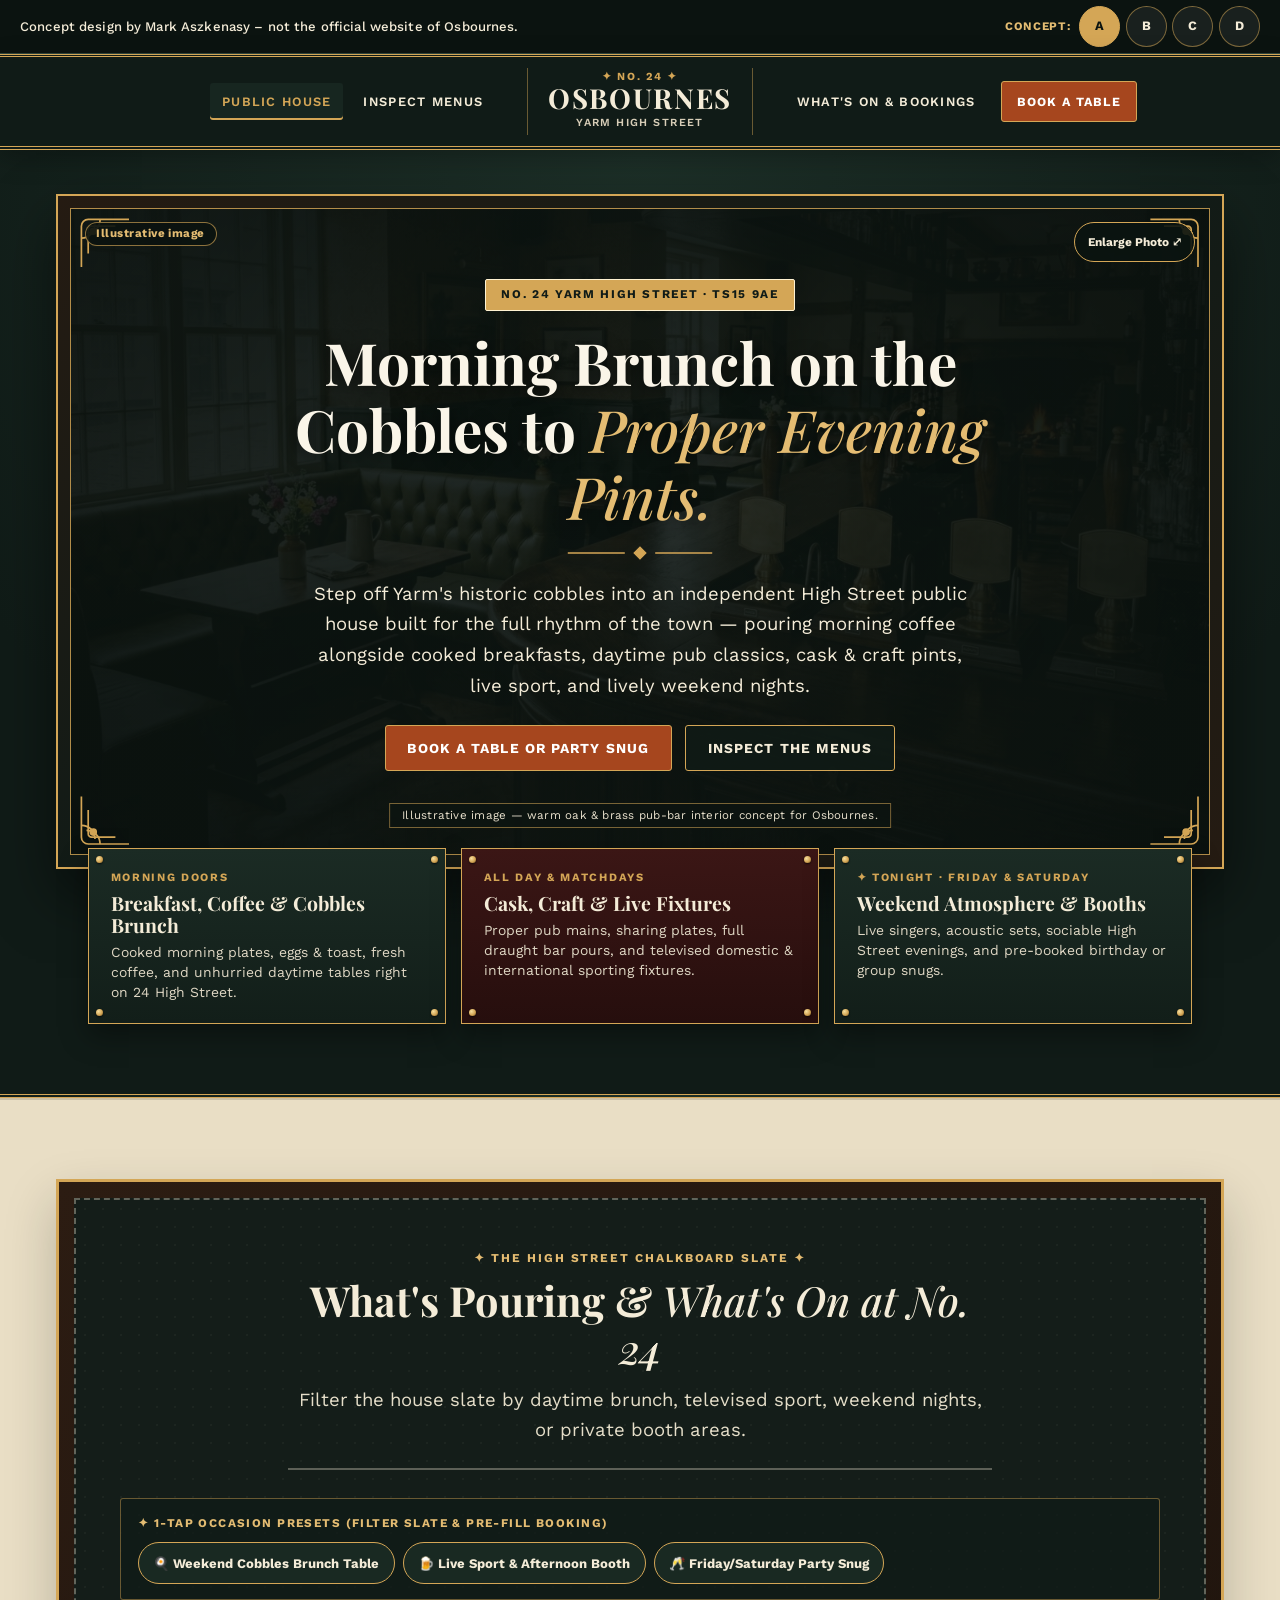
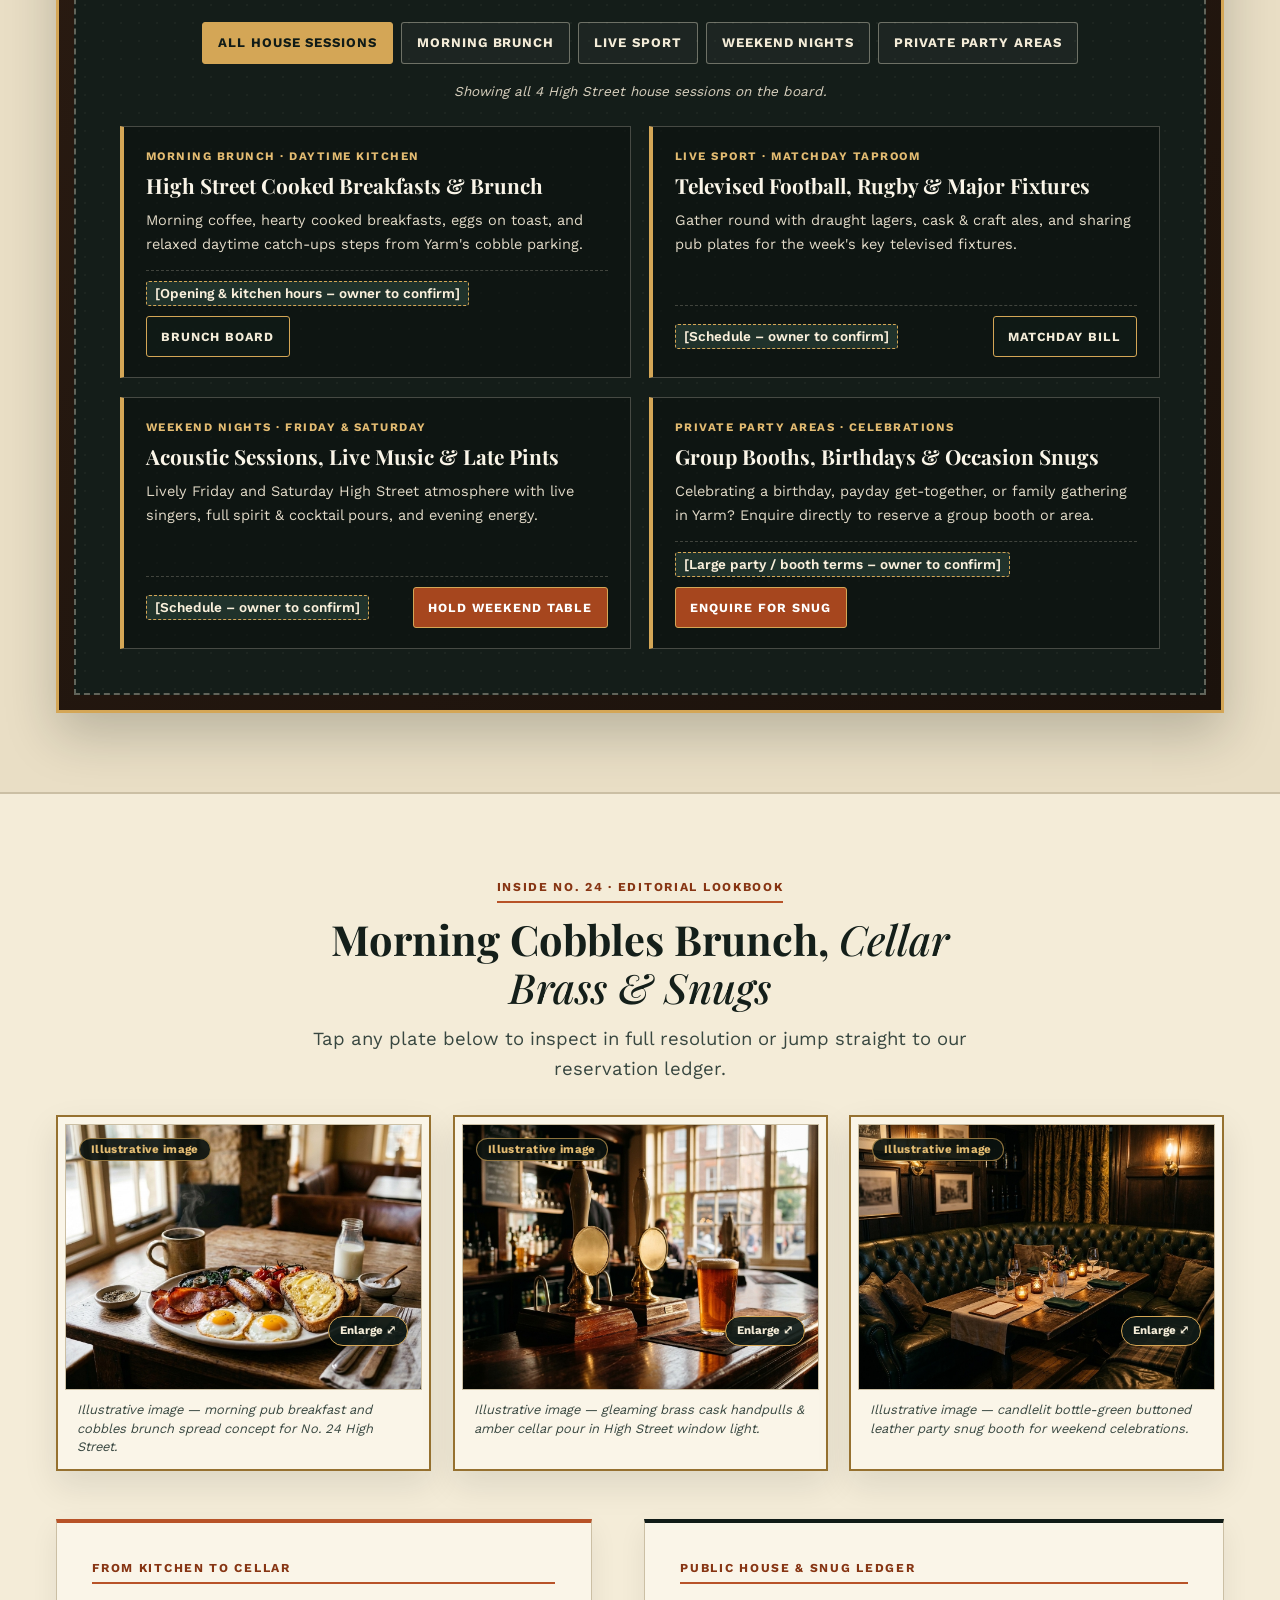
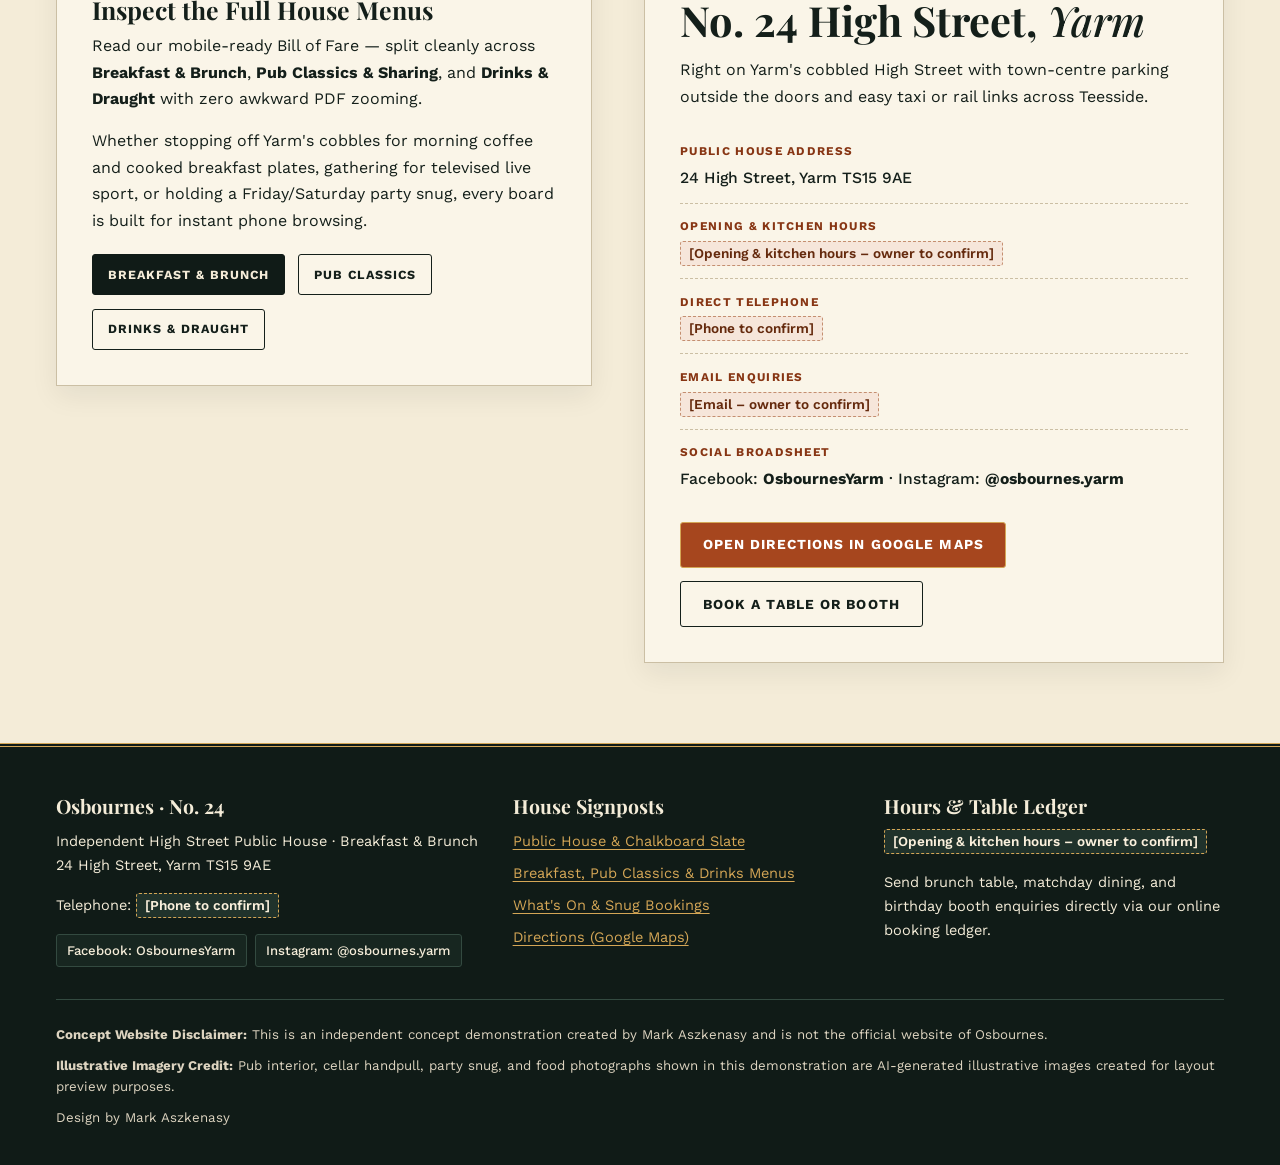
<file: index.html>
<!DOCTYPE html>
<html lang="en-GB">
<head>
  <meta charset="utf-8">
  <meta name="viewport" content="width=device-width, initial-scale=1.0">
  <meta name="robots" content="noindex, nofollow">
  <meta name="theme-color" content="#0B1310">
  <title>Osbournes | No. 24 Yarm High Street Public House, Brunch &amp; Bar</title>
  <meta name="description" content="Concept website for Osbournes at 24 High Street, Yarm TS15 9AE — independent High Street public house serving morning breakfast and brunch through to evening pints, live sport and weekend nights.">
  <link rel="icon" href="favicon.svg" type="image/svg+xml">
  <link rel="stylesheet" href="css/styles.css">
</head>
<body>
  <a class="skip-link" href="#main-content">Skip to main content</a>

  <div class="concept-banner" role="region" aria-label="Concept website notice">
    <div class="concept-banner-inner">
      <p>Concept design by Mark Aszkenasy – not the official website of Osbournes.</p>
      <nav class="concept-switcher" aria-label="Concept version switcher">
        <span class="concept-switcher-label">Concept:</span>
        <a class="concept-pill is-active" href="index.html" aria-current="page">A</a>
        <a class="concept-pill" href="b/index.html">B</a>
        <a class="concept-pill" href="c/index.html">C</a>
        <a class="concept-pill" href="d/index.html">D</a>
      </nav>
    </div>
  </div>

  <!-- Symmetrical Gilded Pub Signboard Fascia -->
  <header class="site-header">
    <div class="fascia-inner">
      <a class="fascia-crest" href="index.html">
        <img class="fascia-crest-emblem" src="images/logo-mark.svg" alt="" width="44" height="44">
        <span class="fascia-crest-text">
          <span class="crest-no">✦ No. 24 ✦</span>
          <span class="crest-name">Osbournes</span>
          <span class="crest-street">Yarm High Street</span>
        </span>
      </a>

      <button class="nav-toggle" type="button" aria-expanded="false" aria-controls="primary-nav">
        <svg class="nav-toggle-icon" viewBox="0 0 24 24" fill="none" stroke="currentColor" stroke-width="2" aria-hidden="true">
          <path d="M4 7h16M4 12h16M4 17h16" stroke-linecap="round"/>
        </svg>
        <span class="nav-toggle-text">Menu</span>
      </button>

      <nav id="primary-nav" class="primary-nav" aria-label="Primary navigation">
        <ul class="nav-wing nav-wing-left">
          <li><a class="nav-link" href="index.html" aria-current="page">Public House</a></li>
          <li><a class="nav-link" href="menus.html">Inspect Menus</a></li>
        </ul>
        <ul class="nav-wing nav-wing-right">
          <li><a class="nav-link" href="whats-on-bookings.html">What's On &amp; Bookings</a></li>
          <li class="nav-cta-li"><a class="btn btn-copper btn-sm" href="whats-on-bookings.html#booking-enquiry">Book a Table</a></li>
        </ul>
      </nav>
    </div>
  </header>

  <main id="main-content">
    <!-- Ornate Chamfered Gilded Pub-Mirror Stage + Three Brass-Pinned Tavern Plaques -->
    <section class="pub-mirror-stage-section dark-panel" aria-label="Osbournes No. 24 High Street Welcome">
      <div class="container">
        <div class="victorian-mirror-frame">
          <div class="mirror-bevel">
            <!-- Four Custom Inline SVG Brass Filigree Corner Flourishes -->
            <svg class="mirror-filigree tl" viewBox="0 0 64 64" fill="none" stroke="currentColor" stroke-width="2" aria-hidden="true">
              <path d="M4 60V12C4 7.58 7.58 4 12 4h48"/>
              <path d="M12 44V16c0-2.2 1.8-4 4-4h28"/>
              <circle cx="18" cy="18" r="3.5" fill="currentColor"/>
              <path d="M4 26c9 0 16-7 16-16M26 4c0 9-7 16-16 16"/>
            </svg>
            <svg class="mirror-filigree tr" viewBox="0 0 64 64" fill="none" stroke="currentColor" stroke-width="2" aria-hidden="true">
              <path d="M4 60V12C4 7.58 7.58 4 12 4h48"/>
              <path d="M12 44V16c0-2.2 1.8-4 4-4h28"/>
              <circle cx="18" cy="18" r="3.5" fill="currentColor"/>
              <path d="M4 26c9 0 16-7 16-16M26 4c0 9-7 16-16 16"/>
            </svg>
            <svg class="mirror-filigree bl" viewBox="0 0 64 64" fill="none" stroke="currentColor" stroke-width="2" aria-hidden="true">
              <path d="M4 60V12C4 7.58 7.58 4 12 4h48"/>
              <path d="M12 44V16c0-2.2 1.8-4 4-4h28"/>
              <circle cx="18" cy="18" r="3.5" fill="currentColor"/>
              <path d="M4 26c9 0 16-7 16-16M26 4c0 9-7 16-16 16"/>
            </svg>
            <svg class="mirror-filigree br" viewBox="0 0 64 64" fill="none" stroke="currentColor" stroke-width="2" aria-hidden="true">
              <path d="M4 60V12C4 7.58 7.58 4 12 4h48"/>
              <path d="M12 44V16c0-2.2 1.8-4 4-4h28"/>
              <circle cx="18" cy="18" r="3.5" fill="currentColor"/>
              <path d="M4 26c9 0 16-7 16-16M26 4c0 9-7 16-16 16"/>
            </svg>

            <span class="pub-ill-badge">Illustrative image</span>
            <button
              type="button"
              class="mirror-zoom-trigger"
              data-lightbox-trigger
              data-lightbox-src="images/hero.jpg"
              data-lightbox-alt="Warm dark-oak panelled public house interior with brass bar rails, leather booths and firelight glow"
              data-lightbox-caption="Illustrative image — warm oak, brass bar rail &amp; booth interior concept for Osbournes at 24 High Street, Yarm."
            >
              Enlarge Photo ⤢
            </button>

            <figure class="mirror-bg-figure">
              <img
                src="images/hero.jpg"
                alt="Warm dark-oak panelled public house interior with brass bar rails, leather booths and firelight glow"
                width="1440"
                height="803"
                fetchpriority="high"
              >
              <figcaption class="mirror-caption-plate">
                Illustrative image — warm oak &amp; brass pub-bar interior concept for Osbournes.
              </figcaption>
            </figure>

            <div class="mirror-broadsheet-copy">
              <span class="brass-ribbon-plaque">No. 24 Yarm High Street · TS15 9AE</span>
              <h1>Morning Brunch on the Cobbles to <em>Proper Evening Pints.</em></h1>

              <svg class="mirror-divider-svg" viewBox="0 0 160 16" fill="none" stroke="currentColor" stroke-width="1.5" aria-hidden="true">
                <line x1="4" y1="8" x2="64" y2="8"/>
                <polygon points="80,2 86,8 80,14 74,8" fill="currentColor"/>
                <line x1="96" y1="8" x2="156" y2="8"/>
              </svg>

              <p class="mirror-lead">
                Step off Yarm's historic cobbles into an independent High Street public house built for the full rhythm of the town — pouring morning coffee alongside cooked breakfasts, daytime pub classics, cask &amp; craft pints, live sport, and lively weekend nights.
              </p>

              <div class="btn-row btn-row-center">
                <a class="btn btn-copper" href="whats-on-bookings.html#booking-enquiry">Book a Table or Party Snug</a>
                <a class="btn btn-brass-outline" href="menus.html">Inspect the Menus</a>
              </div>
            </div>
          </div>
        </div>

        <!-- Three Physical Brass-Pinned Tavern Plaques -->
        <div class="tavern-plaques-dock" aria-label="House daily rhythm">
          <article class="tavern-plaque">
            <span class="brass-screw tl" aria-hidden="true"></span>
            <span class="brass-screw tr" aria-hidden="true"></span>
            <span class="brass-screw bl" aria-hidden="true"></span>
            <span class="brass-screw br" aria-hidden="true"></span>
            <span class="plaque-kicker">Morning Doors</span>
            <h2 class="plaque-title">Breakfast, Coffee &amp; Cobbles Brunch</h2>
            <p class="plaque-desc">
              Cooked morning plates, eggs &amp; toast, fresh coffee, and unhurried daytime tables right on 24 High Street.
            </p>
          </article>

          <article class="tavern-plaque tavern-plaque-oxblood">
            <span class="brass-screw tl" aria-hidden="true"></span>
            <span class="brass-screw tr" aria-hidden="true"></span>
            <span class="brass-screw bl" aria-hidden="true"></span>
            <span class="brass-screw br" aria-hidden="true"></span>
            <span class="plaque-kicker">All Day &amp; Matchdays</span>
            <h2 class="plaque-title">Cask, Craft &amp; Live Fixtures</h2>
            <p class="plaque-desc">
              Proper pub mains, sharing plates, full draught bar pours, and televised domestic &amp; international sporting fixtures.
            </p>
          </article>

          <article class="tavern-plaque">
            <span class="brass-screw tl" aria-hidden="true"></span>
            <span class="brass-screw tr" aria-hidden="true"></span>
            <span class="brass-screw bl" aria-hidden="true"></span>
            <span class="brass-screw br" aria-hidden="true"></span>
            <span class="plaque-kicker">Friday &amp; Saturday</span>
            <h2 class="plaque-title">Weekend Atmosphere &amp; Booths</h2>
            <p class="plaque-desc">
              Live singers, acoustic sets, sociable High Street evenings, and pre-booked birthday or group snugs.
            </p>
          </article>
        </div>
      </div>
    </section>

    <!-- Signature Section: "The High Street Chalkboard Slate" (What's Pouring & What's On) -->
    <section class="section section-parchment" aria-labelledby="chalkboard-heading">
      <div class="container">
        <div class="chalkboard-frame dark-panel">
          <div class="chalkboard-slate">
            <div class="chalk-header">
              <span class="chalk-eyebrow">✦ The High Street Chalkboard Slate ✦</span>
              <h2 id="chalkboard-heading">What's Pouring &amp; <em>What's On at No. 24</em></h2>
              <p class="lead" style="margin:0 auto;">
                Filter the house slate by daytime brunch, televised sport, weekend nights, or private booth areas.
              </p>
            </div>

            <div class="occasion-presets-wrap" role="region" aria-label="1-tap occasion presets">
              <span class="occasion-presets-label">✦ 1-Tap Occasion Presets (Filter Slate &amp; Pre-Fill Booking)</span>
              <div class="occasion-preset-row">
                <button type="button" class="occasion-preset-chip" data-occasion-preset="brunch" aria-pressed="false">🍳 Weekend Cobbles Brunch Table</button>
                <button type="button" class="occasion-preset-chip" data-occasion-preset="sport" aria-pressed="false">🍺 Live Sport &amp; Afternoon Booth</button>
                <button type="button" class="occasion-preset-chip" data-occasion-preset="snug" aria-pressed="false">🥂 Friday/Saturday Party Snug</button>
              </div>
            </div>

            <div class="chalk-filter-bar" role="region" aria-label="Filter the pub chalkboard">
              <button type="button" class="chalk-filter-btn" data-chalk-filter="all" aria-pressed="true">All House Sessions</button>
              <button type="button" class="chalk-filter-btn" data-chalk-filter="brunch" aria-pressed="false">Morning Brunch</button>
              <button type="button" class="chalk-filter-btn" data-chalk-filter="sport" aria-pressed="false">Live Sport</button>
              <button type="button" class="chalk-filter-btn" data-chalk-filter="weekend" aria-pressed="false">Weekend Nights</button>
              <button type="button" class="chalk-filter-btn" data-chalk-filter="party" aria-pressed="false">Private Party Areas</button>
            </div>

            <p id="chalk-status" class="chalk-status-line" aria-live="polite">
              Showing all 4 High Street house sessions on the board.
            </p>

            <div class="chalk-entries-grid">
              <article class="chalk-entry" data-chalk-category="brunch">
                <span class="chalk-entry-tag">Morning Brunch · Daytime Kitchen</span>
                <h3>High Street Cooked Breakfasts &amp; Brunch</h3>
                <p>
                  Morning coffee, hearty cooked breakfasts, eggs on toast, and relaxed daytime catch-ups steps from Yarm's cobble parking.
                </p>
                <div class="chalk-entry-foot">
                  <span class="ph">[Opening &amp; kitchen hours – owner to confirm]</span>
                  <a class="btn btn-brass-outline btn-sm" href="menus.html#panel-brunch">Brunch Board</a>
                </div>
              </article>

              <article class="chalk-entry" data-chalk-category="sport">
                <span class="chalk-entry-tag">Live Sport · Matchday Taproom</span>
                <h3>Televised Football, Rugby &amp; Major Fixtures</h3>
                <p>
                  Gather round with draught lagers, cask &amp; craft ales, and sharing pub plates for the week's key televised fixtures.
                </p>
                <div class="chalk-entry-foot">
                  <span class="ph">[Schedule – owner to confirm]</span>
                  <a class="btn btn-brass-outline btn-sm" href="whats-on-bookings.html">Matchday Bill</a>
                </div>
              </article>

              <article class="chalk-entry" data-chalk-category="weekend">
                <span class="chalk-entry-tag">Weekend Nights · Friday &amp; Saturday</span>
                <h3>Acoustic Sessions, Live Music &amp; Late Pints</h3>
                <p>
                  Lively Friday and Saturday High Street atmosphere with live singers, full spirit &amp; cocktail pours, and evening energy.
                </p>
                <div class="chalk-entry-foot">
                  <span class="ph">[Schedule – owner to confirm]</span>
                  <a class="btn btn-copper btn-sm" href="whats-on-bookings.html#booking-enquiry">Hold Weekend Table</a>
                </div>
              </article>

              <article class="chalk-entry" data-chalk-category="party">
                <span class="chalk-entry-tag">Private Party Areas · Celebrations</span>
                <h3>Group Booths, Birthdays &amp; Occasion Snugs</h3>
                <p>
                  Celebrating a birthday, payday get-together, or family gathering in Yarm? Enquire directly to reserve a group booth or area.
                </p>
                <div class="chalk-entry-foot">
                  <span class="ph">[Large party / booth terms – owner to confirm]</span>
                  <a class="btn btn-copper btn-sm" href="whats-on-bookings.html#booking-enquiry">Enquire for Snug</a>
                </div>
              </article>
            </div>
          </div>
        </div>
      </div>
    </section>

    <!-- Public House Editorial Lookbook & Snug Broadsheet Ledger -->
    <section id="find-us" class="section" aria-labelledby="ledger-heading">
      <div class="container">
        <div style="text-align:center; max-width:44rem; margin:0 auto 1.85rem;">
          <span class="kicker">Inside No. 24 · Editorial Lookbook</span>
          <h2>Morning Cobbles Brunch, <em>Cellar Brass &amp; Snugs</em></h2>
          <p class="lead" style="margin:0 auto;">
            Tap any plate below to inspect in full resolution or jump straight to our reservation ledger.
          </p>
        </div>

        <div class="lookbook-grid-3" aria-label="Osbournes lookbook gallery">
          <figure class="pub-figure" data-lightbox-figure tabindex="0" role="button" aria-label="Enlarge illustrative morning brunch photograph">
            <div class="pub-figure-media-wrap">
              <span class="pub-ill-badge">Illustrative image</span>
              <span class="pub-zoom-pill" aria-hidden="true">Enlarge ⤢</span>
              <img
                src="images/feature.jpg"
                alt="Hearty cooked pub breakfast and morning brunch spread with eggs, toast and fresh coffee on a solid oak table"
                width="1200"
                height="896"
                loading="lazy"
              >
            </div>
            <figcaption>
              Illustrative image — morning pub breakfast and cobbles brunch spread concept for No. 24 High Street.
            </figcaption>
          </figure>

          <figure class="pub-figure" data-lightbox-figure tabindex="0" role="button" aria-label="Enlarge illustrative cellar cask handpulls photograph">
            <div class="pub-figure-media-wrap">
              <span class="pub-ill-badge">Illustrative image</span>
              <span class="pub-zoom-pill" aria-hidden="true">Enlarge ⤢</span>
              <img
                src="images/detail-1.jpg"
                alt="Gleaming brass cask handpulls and amber pint on a polished mahogany bar in Georgian window light"
                width="1200"
                height="896"
                loading="lazy"
              >
            </div>
            <figcaption>
              Illustrative image — gleaming brass cask handpulls &amp; amber cellar pour in High Street window light.
            </figcaption>
          </figure>

          <figure class="pub-figure" data-lightbox-figure tabindex="0" role="button" aria-label="Enlarge illustrative bottle-green party snug booth photograph">
            <div class="pub-figure-media-wrap">
              <span class="pub-ill-badge">Illustrative image</span>
              <span class="pub-zoom-pill" aria-hidden="true">Enlarge ⤢</span>
              <img
                src="images/detail-2.jpg"
                alt="Candlelit bottle-green buttoned leather party snug booth with brass lamp glow"
                width="1200"
                height="896"
                loading="lazy"
              >
            </div>
            <figcaption>
              Illustrative image — candlelit bottle-green buttoned leather party snug booth for weekend celebrations.
            </figcaption>
          </figure>
        </div>

        <div class="broadsheet-ledger-grid">
          <div>
            <article class="broadsheet-card broadsheet-card-copper">
              <span class="kicker">From Kitchen to Cellar</span>
              <h3>Inspect the Full House Menus</h3>
              <p>
                Read our mobile-ready Bill of Fare — split cleanly across <strong>Breakfast &amp; Brunch</strong>, <strong>Pub Classics &amp; Sharing</strong>, and <strong>Drinks &amp; Draught</strong> with zero awkward PDF zooming.
              </p>
              <p style="margin-bottom:0.5rem;">
                Whether stopping off Yarm's cobbles for morning coffee and cooked breakfast plates, gathering for televised live sport, or holding a Friday/Saturday party snug, every board is built for instant phone browsing.
              </p>
              <div class="btn-row" style="margin-top:0.75rem;">
                <a class="btn btn-racing btn-sm" href="menus.html#panel-brunch">Breakfast &amp; Brunch</a>
                <a class="btn btn-ink-outline btn-sm" href="menus.html#panel-classics">Pub Classics</a>
                <a class="btn btn-ink-outline btn-sm" href="menus.html#panel-drinks">Drinks &amp; Draught</a>
              </div>
            </article>
          </div>

          <div class="broadsheet-card">
            <span class="kicker">Public House &amp; Snug Ledger</span>
            <h2 id="ledger-heading">No. 24 High Street, <em>Yarm</em></h2>
            <p>
              Right on Yarm's cobbled High Street with town-centre parking outside the doors and easy taxi or rail links across Teesside.
            </p>

            <dl class="info-ledger">
              <div>
                <dt>Public House Address</dt>
                <dd>24 High Street, Yarm TS15 9AE</dd>
              </div>
              <div>
                <dt>Opening &amp; Kitchen Hours</dt>
                <dd><span class="ph">[Opening &amp; kitchen hours – owner to confirm]</span></dd>
              </div>
              <div>
                <dt>Direct Telephone</dt>
                <dd><span class="ph">[Phone to confirm]</span></dd>
              </div>
              <div>
                <dt>Email Enquiries</dt>
                <dd><span class="ph">[Email – owner to confirm]</span></dd>
              </div>
              <div>
                <dt>Social Broadsheet</dt>
                <dd>Facebook: <strong>OsbournesYarm</strong> · Instagram: <strong>@osbournes.yarm</strong></dd>
              </div>
            </dl>

            <div class="btn-row" style="margin-top:0.5rem;">
              <a
                class="btn btn-copper"
                href="https://www.google.com/maps/search/?api=1&amp;query=Osbournes+24+High+Street+Yarm+TS15+9AE"
                target="_blank"
                rel="noopener noreferrer"
              >
                Open Directions in Google Maps
              </a>
              <a class="btn btn-ink-outline" href="whats-on-bookings.html#booking-enquiry">
                Book a Table or Booth
              </a>
            </div>
          </div>
        </div>
      </div>
    </section>
  </main>

  <footer class="site-footer dark-panel">
    <div class="container">
      <div class="footer-columns">
        <div>
          <h2 class="footer-title">Osbournes · No. 24</h2>
          <p>
            Independent High Street Public House · Breakfast &amp; Brunch<br>
            24 High Street, Yarm TS15 9AE
          </p>
          <p>
            Telephone: <span class="ph">[Phone to confirm]</span>
          </p>
          <div class="social-badges" aria-label="Social media handles">
            <span class="social-badge">Facebook: OsbournesYarm</span>
            <span class="social-badge">Instagram: @osbournes.yarm</span>
          </div>
        </div>

        <div>
          <h2 class="footer-title">House Signposts</h2>
          <ul class="footer-nav-list">
            <li><a href="index.html">Public House &amp; Chalkboard Slate</a></li>
            <li><a href="menus.html">Breakfast, Pub Classics &amp; Drinks Menus</a></li>
            <li><a href="whats-on-bookings.html">What's On &amp; Snug Bookings</a></li>
            <li>
              <a
                href="https://www.google.com/maps/search/?api=1&amp;query=Osbournes+24+High+Street+Yarm+TS15+9AE"
                target="_blank"
                rel="noopener noreferrer"
              >
                Directions (Google Maps)
              </a>
            </li>
          </ul>
        </div>

        <div>
          <h2 class="footer-title">Hours &amp; Table Ledger</h2>
          <p><span class="ph">[Opening &amp; kitchen hours – owner to confirm]</span></p>
          <p style="margin-bottom:0;">
            Send brunch table, matchday dining, and birthday booth enquiries directly via our online booking ledger.
          </p>
        </div>
      </div>

      <div class="footer-disclaimers">
        <p><strong>Concept Website Disclaimer:</strong> This is an independent concept demonstration created by Mark Aszkenasy and is not the official website of Osbournes.</p>
        <p><strong>Illustrative Imagery Credit:</strong> Pub interior, cellar handpull, party snug, and food photographs shown in this demonstration are AI-generated illustrative images created for layout preview purposes.</p>
        <p>Design by Mark Aszkenasy</p>
      </div>
    </div>
  </footer>

  <!-- Solid Frosted Sticky Mobile Action Bar -->
  <nav class="mobile-action-bar" aria-label="Quick venue actions">
    <a class="mobile-bar-btn" href="menus.html">Menus</a>
    <a class="mobile-bar-btn" href="#find-us">Find Us</a>
    <a class="mobile-bar-btn bar-cta" href="whats-on-bookings.html#booking-enquiry">Book Table</a>
  </nav>

  <div id="micro-toast" class="micro-toast" role="status" aria-live="polite"></div>

  <dialog id="photo-lightbox" class="photo-lightbox" aria-label="Illustrative photograph preview">
    <div class="lightbox-shell">
      <div class="lightbox-topbar">
        <span class="lightbox-ill-tag">Illustrative image</span>
        <button type="button" class="lightbox-close" data-lightbox-close aria-label="Close photo preview">✕</button>
      </div>
      <div class="lightbox-stage">
        <img id="lightbox-img" src="images/hero.jpg" alt="" width="1200" height="896">
      </div>
      <div class="lightbox-foot">
        <p id="lightbox-caption" class="lightbox-caption"></p>
        <a class="btn btn-copper btn-sm" id="lightbox-cta" href="whats-on-bookings.html#booking-enquiry">Book Table or Snug →</a>
      </div>
    </div>
  </dialog>

  <script src="js/main.js"></script>
</body>
</html>
</file>
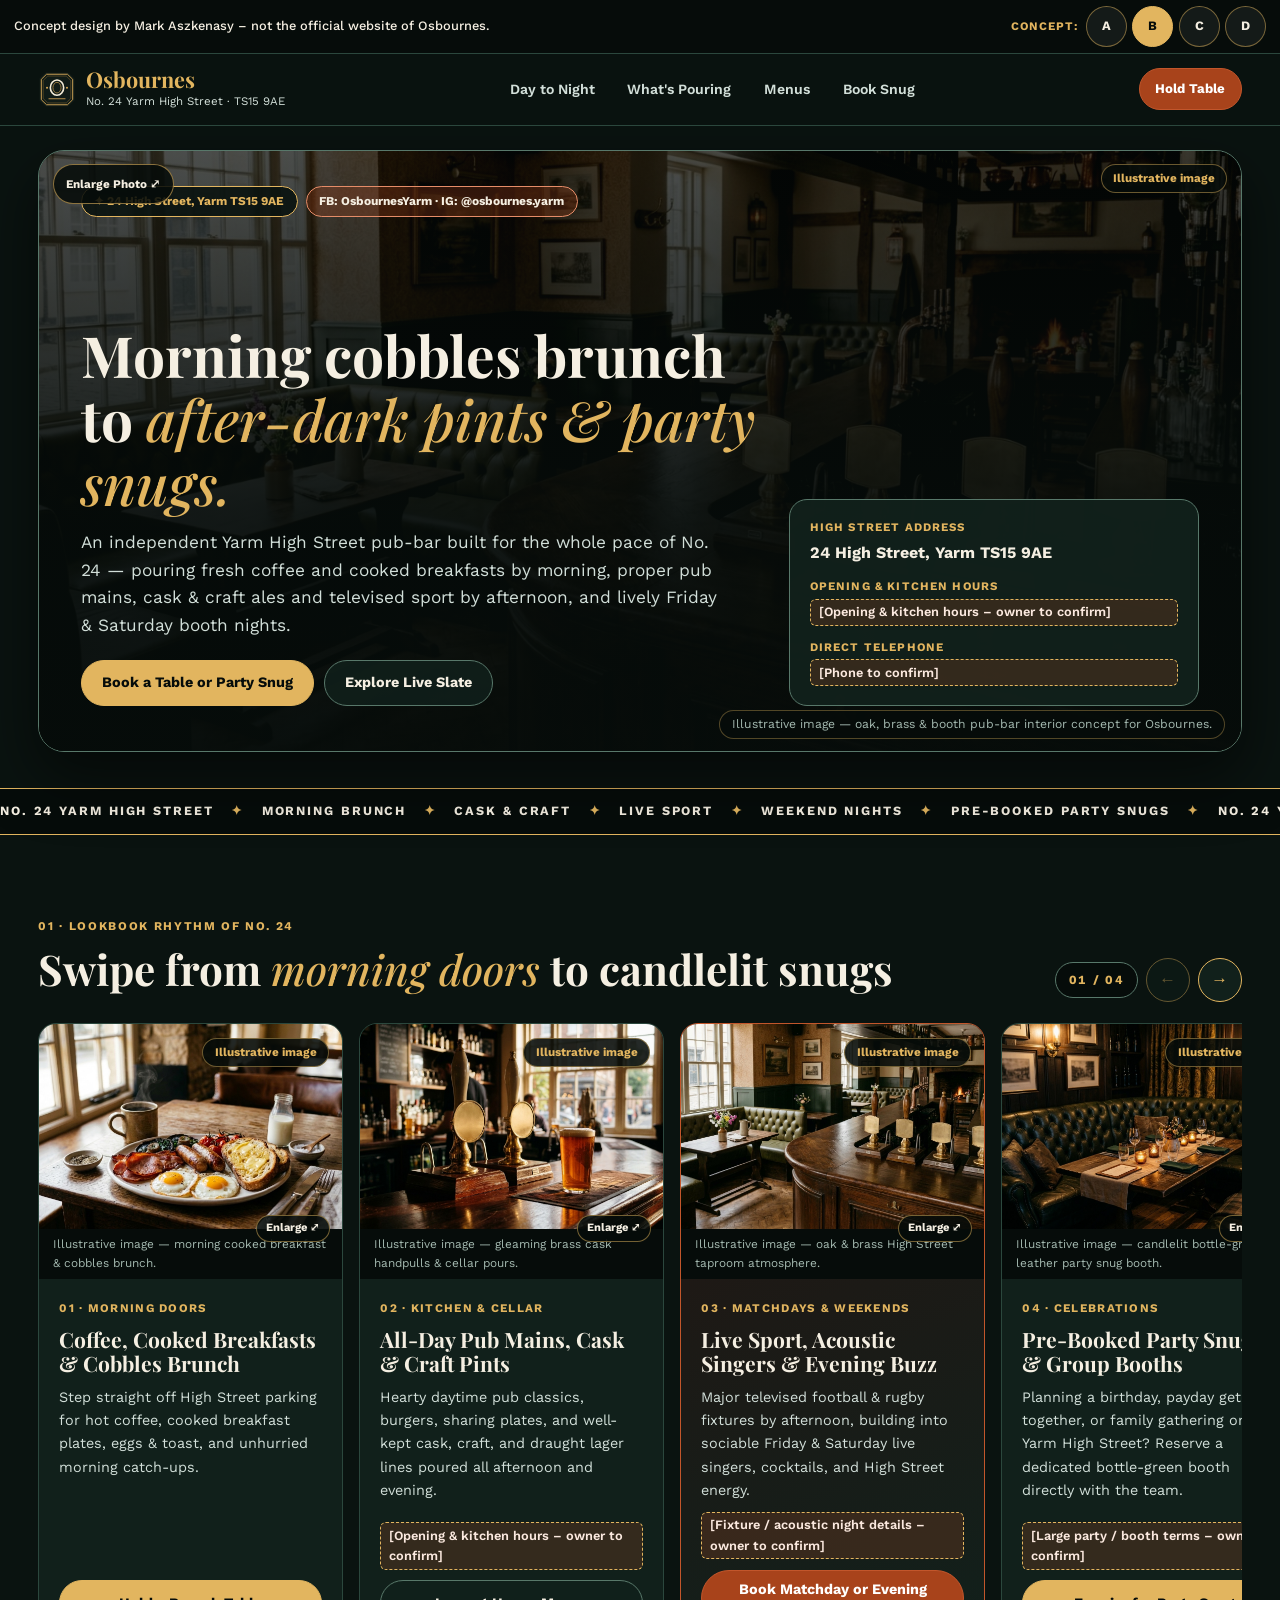
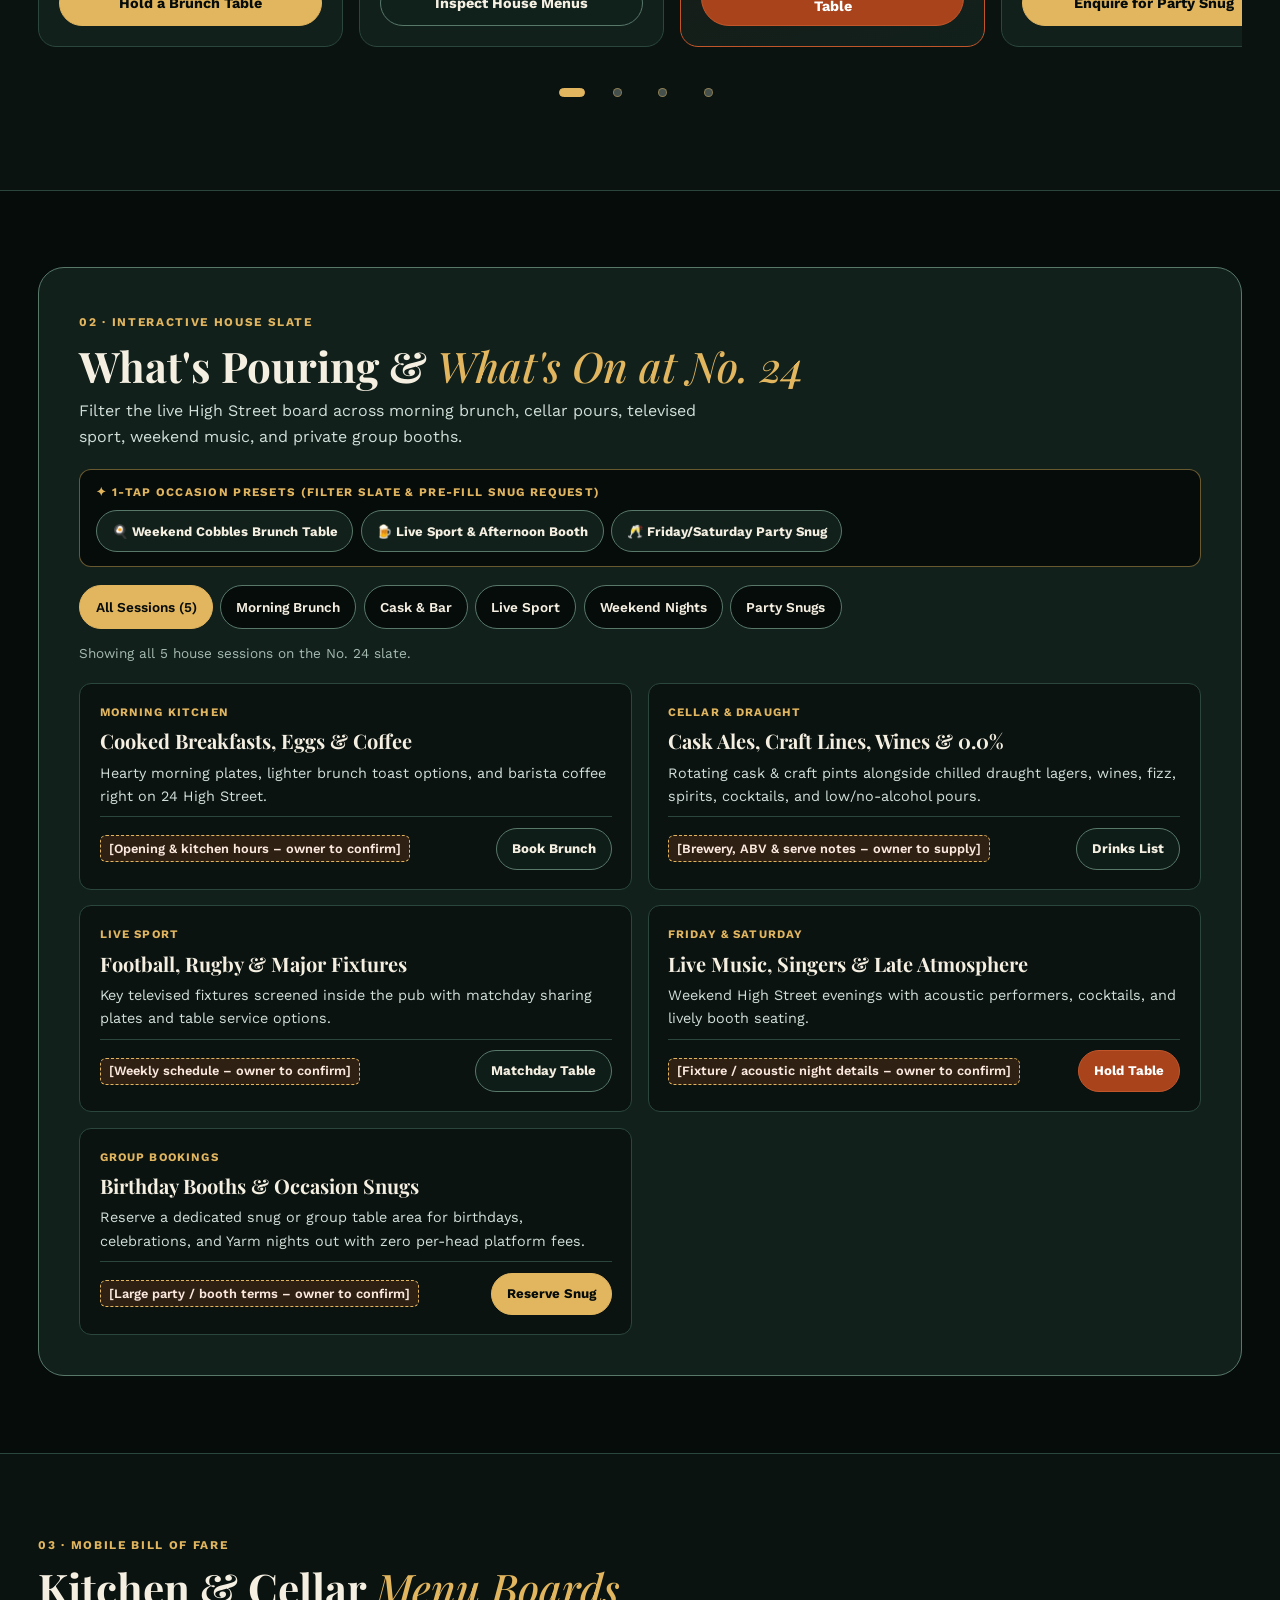
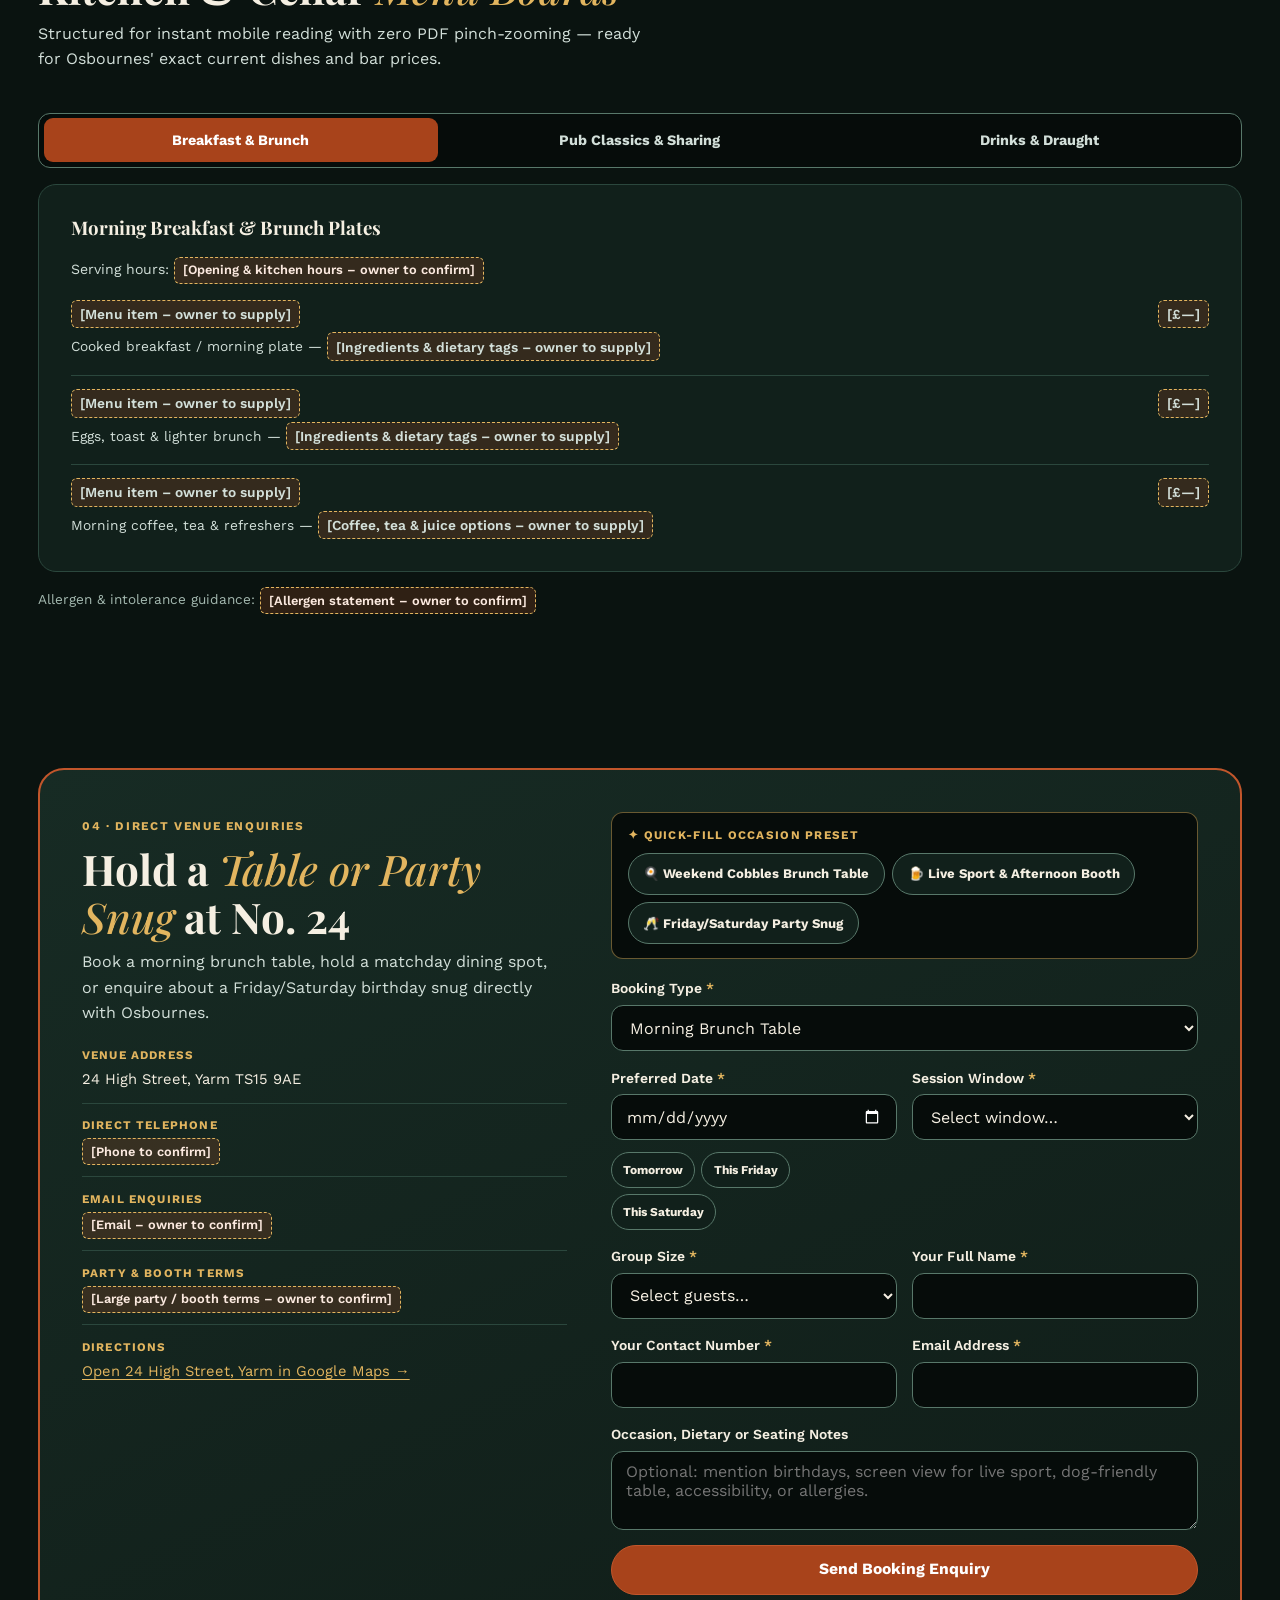
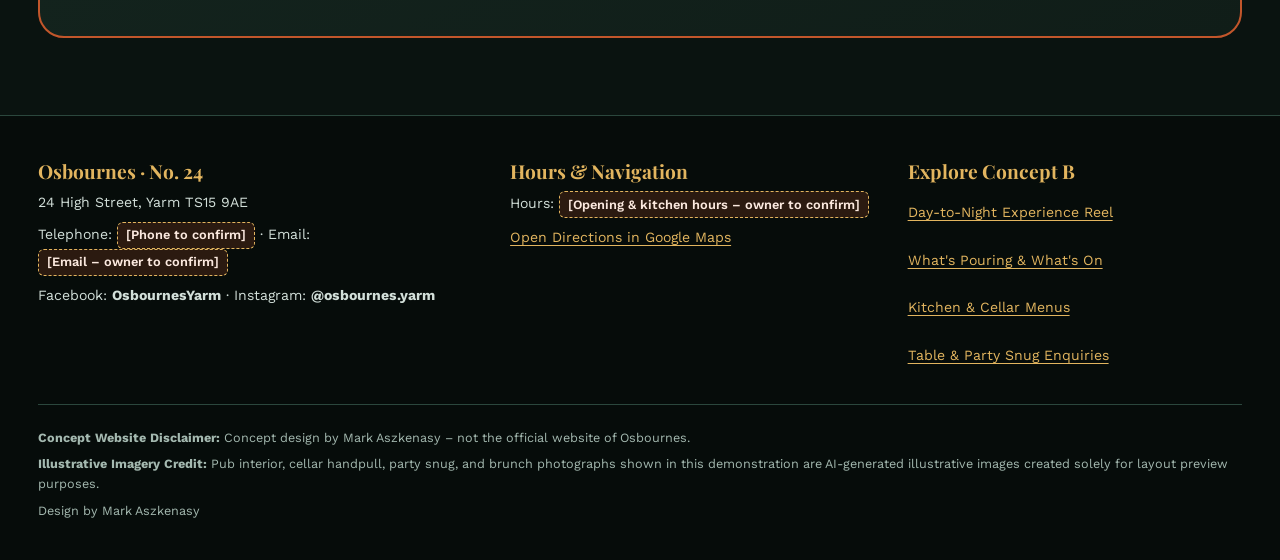
<file: b/index.html>
<!DOCTYPE html>
<html lang="en-GB">
<head>
  <meta charset="utf-8">
  <meta name="viewport" content="width=device-width, initial-scale=1.0">
  <meta name="robots" content="noindex, nofollow">
  <meta name="theme-color" content="#0A1310">
  <title>Osbournes | After-Dark Concept B — No. 24 Yarm High Street</title>
  <meta name="description" content="Concept B for Osbournes at 24 High Street, Yarm TS15 9AE — independent High Street pub-bar from morning brunch on the cobbles to cask & craft pints, live sport, weekend nights and party snugs.">
  <link rel="icon" href="../favicon.svg" type="image/svg+xml">
  <link rel="stylesheet" href="css/styles.css">
</head>
<body>
  <a class="skip-link" href="#main-content">Skip to main content</a>

  <div class="concept-banner" role="region" aria-label="Concept website notice">
    <div class="concept-banner-inner">
      <p>Concept design by Mark Aszkenasy – not the official website of Osbournes.</p>
      <nav class="concept-switcher" aria-label="Concept version switcher">
        <span class="concept-switcher-label">Concept:</span>
        <a class="concept-pill" href="../index.html">A</a>
        <a class="concept-pill is-active" href="index.html" aria-current="page">B</a>
        <a class="concept-pill" href="../c/index.html">C</a>
        <a class="concept-pill" href="../d/index.html">D</a>
      </nav>
    </div>
  </div>

  <!-- Velvet & Brass Sticky Top Bar -->
  <header class="velvet-header">
    <div class="scroll-progress-rail" id="b-scroll-rail" aria-hidden="true"></div>
    <div class="container header-inner">
      <a class="venue-brand" href="index.html">
        <img class="venue-crest" src="../images/logo-mark.svg" alt="" width="40" height="40">
        <span class="venue-brand-copy">
          <span class="venue-name">Osbournes</span>
          <span class="venue-sub">No. 24 Yarm High Street · TS15 9AE</span>
        </span>
      </a>

      <nav class="velvet-nav" aria-label="Primary venue sections">
        <a class="velvet-nav-link" href="#experience-reel">Day to Night</a>
        <a class="velvet-nav-link" href="#live-slate">What's Pouring</a>
        <a class="velvet-nav-link" href="#cellar-menus">Menus</a>
        <a class="velvet-nav-link" href="#book-snug">Book Snug</a>
      </nav>

      <div class="header-cta-group">
        <a class="btn btn-copper btn-compact" href="#book-snug">Hold Table</a>
      </div>
    </div>
  </header>

  <main id="main-content">
    <!-- Full-Bleed Moody High Street Hero Frame -->
    <section class="hero-cinema" aria-label="Osbournes 24 High Street Yarm">
      <div class="container">
        <div class="hero-velvet-frame">
          <figure class="hero-bg-media">
            <button
              type="button"
              class="hero-zoom-btn"
              data-lightbox-trigger
              data-lightbox-src="../images/hero.jpg"
              data-lightbox-alt="Moody oak-panelled public house interior with burnished brass bar rails, leather booths and warm evening glow"
              data-lightbox-caption="Illustrative image — oak, brass &amp; booth pub-bar interior concept for Osbournes at 24 High Street, Yarm."
            >
              Enlarge Photo ⤢
            </button>
            <span class="illustrative-pill">Illustrative image</span>
            <img
              src="../images/hero.jpg"
              alt="Moody oak-panelled public house interior with burnished brass bar rails, leather booths and warm evening glow"
              width="1440"
              height="803"
              fetchpriority="high"
            >
            <figcaption class="hero-img-caption">
              Illustrative image — oak, brass &amp; booth pub-bar interior concept for Osbournes.
            </figcaption>
          </figure>

          <div class="hero-stage-overlay">
            <div class="hero-top-row">
              <span class="gold-tag">✦ 24 High Street, Yarm TS15 9AE</span>
              <span class="copper-tag">FB: OsbournesYarm · IG: @osbournes.yarm</span>
            </div>

            <div class="hero-main-grid">
              <div>
                <h1>Morning cobbles brunch to <em>after-dark pints &amp; party snugs.</em></h1>
                <p class="hero-lead">
                  An independent Yarm High Street pub-bar built for the whole pace of No. 24 — pouring fresh coffee and cooked breakfasts by morning, proper pub mains, cask &amp; craft ales and televised sport by afternoon, and lively Friday &amp; Saturday booth nights.
                </p>

                <div class="cta-cluster">
                  <a class="btn btn-gold" href="#book-snug">Book a Table or Party Snug</a>
                  <a class="btn btn-velvet-outline" href="#live-slate">Explore Live Slate</a>
                </div>
              </div>

              <div class="hero-hours-card" aria-label="Venue details summary">
                <div class="hours-row">
                  <span class="hours-label">High Street Address</span>
                  <strong>24 High Street, Yarm TS15 9AE</strong>
                </div>
                <div class="hours-row">
                  <span class="hours-label">Opening &amp; Kitchen Hours</span>
                  <span class="ph">[Opening &amp; kitchen hours – owner to confirm]</span>
                </div>
                <div class="hours-row">
                  <span class="hours-label">Direct Telephone</span>
                  <span class="ph">[Phone to confirm]</span>
                </div>
              </div>
            </div>
          </div>
        </div>
      </div>
    </section>

    <!-- Kinetic Cobbles Marquee -->
    <div class="cobbles-marquee" aria-label="Venue highlights">
      <div class="cobbles-track">
        <div class="cobbles-group">
          <span>NO. 24 YARM HIGH STREET</span>
          <span class="gem" aria-hidden="true">✦</span>
          <span>MORNING BRUNCH</span>
          <span class="gem" aria-hidden="true">✦</span>
          <span>CASK &amp; CRAFT</span>
          <span class="gem" aria-hidden="true">✦</span>
          <span>LIVE SPORT</span>
          <span class="gem" aria-hidden="true">✦</span>
          <span>WEEKEND NIGHTS</span>
          <span class="gem" aria-hidden="true">✦</span>
          <span>PRE-BOOKED PARTY SNUGS</span>
          <span class="gem" aria-hidden="true">✦</span>
        </div>
        <div class="cobbles-group" aria-hidden="true">
          <span>NO. 24 YARM HIGH STREET</span>
          <span class="gem">✦</span>
          <span>MORNING BRUNCH</span>
          <span class="gem">✦</span>
          <span>CASK &amp; CRAFT</span>
          <span class="gem">✦</span>
          <span>LIVE SPORT</span>
          <span class="gem">✦</span>
          <span>WEEKEND NIGHTS</span>
          <span class="gem">✦</span>
          <span>PRE-BOOKED PARTY SNUGS</span>
          <span class="gem">✦</span>
        </div>
      </div>
    </div>

    <!-- Horizontal Touch-Snap Experience Lookbook (4 Unique Frames) -->
    <section id="experience-reel" class="velvet-section" aria-labelledby="exp-heading">
      <div class="container">
        <div class="section-head-bar">
          <div>
            <span class="kicker-gold">01 · Lookbook Rhythm of No. 24</span>
            <h2 id="exp-heading">Swipe from <em>morning doors</em> to candlelit snugs</h2>
          </div>

          <div class="reel-btns" aria-label="Scroll lookbook frames">
            <span class="reel-counter-pill" id="exp-counter" aria-live="polite">01 / 04</span>
            <button type="button" class="circle-arrow" id="exp-prev" aria-label="Previous lookbook frame">←</button>
            <button type="button" class="circle-arrow" id="exp-next" aria-label="Next lookbook frame">→</button>
          </div>
        </div>

        <div class="exp-snap-track" id="exp-track" tabindex="0" role="region" aria-label="Osbournes 4-frame day to night lookbook">
          <!-- Frame 01: Morning Brunch (feature.jpg) -->
          <article class="exp-card exp-card-photo">
            <figure class="exp-card-media" data-lightbox-figure tabindex="0" role="button" aria-label="Enlarge illustrative morning brunch photograph">
              <span class="illustrative-pill">Illustrative image</span>
              <span class="zoom-hint-pill" aria-hidden="true">Enlarge ⤢</span>
              <img
                src="../images/feature.jpg"
                alt="Cooked pub breakfast and morning brunch plates with eggs, toast and coffee on a timber table"
                width="1200"
                height="896"
                loading="lazy"
              >
              <figcaption>Illustrative image — morning cooked breakfast &amp; cobbles brunch.</figcaption>
            </figure>
            <div class="exp-card-body">
              <span class="exp-index">01 · Morning Doors</span>
              <h3>Coffee, Cooked Breakfasts &amp; Cobbles Brunch</h3>
              <p>
                Step straight off High Street parking for hot coffee, cooked breakfast plates, eggs &amp; toast, and unhurried morning catch-ups.
              </p>
              <button type="button" class="btn btn-gold btn-full" data-preset-booking="Brunch Table">
                Hold a Brunch Table
              </button>
            </div>
          </article>

          <!-- Frame 02: Kitchen & Cellar Brass Handpulls (detail-1.jpg) -->
          <article class="exp-card exp-card-photo">
            <figure class="exp-card-media" data-lightbox-figure tabindex="0" role="button" aria-label="Enlarge illustrative cellar brass cask handpulls photograph">
              <span class="illustrative-pill">Illustrative image</span>
              <span class="zoom-hint-pill" aria-hidden="true">Enlarge ⤢</span>
              <img
                src="../images/detail-1.jpg"
                alt="Gleaming brass cask handpulls and amber pint on a polished mahogany bar in Georgian window light"
                width="1200"
                height="896"
                loading="lazy"
              >
              <figcaption>Illustrative image — gleaming brass cask handpulls &amp; cellar pours.</figcaption>
            </figure>
            <div class="exp-card-body">
              <span class="exp-index">02 · Kitchen &amp; Cellar</span>
              <h3>All-Day Pub Mains, Cask &amp; Craft Pints</h3>
              <p>
                Hearty daytime pub classics, burgers, sharing plates, and well-kept cask, craft, and draught lager lines poured all afternoon and evening.
              </p>
              <p class="exp-ph-line"><span class="ph">[Opening &amp; kitchen hours – owner to confirm]</span></p>
              <a class="btn btn-velvet-outline btn-full" href="#cellar-menus">Inspect House Menus</a>
            </div>
          </article>

          <!-- Frame 03: Matchdays & Weekend Atmosphere (hero.jpg) -->
          <article class="exp-card exp-card-photo exp-card-copper">
            <figure class="exp-card-media" data-lightbox-figure tabindex="0" role="button" aria-label="Enlarge illustrative oak and brass taproom interior photograph">
              <span class="illustrative-pill">Illustrative image</span>
              <span class="zoom-hint-pill" aria-hidden="true">Enlarge ⤢</span>
              <img
                src="../images/hero.jpg"
                alt="Oak-panelled public house taproom with burnished brass bar rails and sociable evening tables"
                width="1440"
                height="803"
                loading="lazy"
              >
              <figcaption>Illustrative image — oak &amp; brass High Street taproom atmosphere.</figcaption>
            </figure>
            <div class="exp-card-body">
              <span class="exp-index">03 · Matchdays &amp; Weekends</span>
              <h3>Live Sport, Acoustic Singers &amp; Evening Buzz</h3>
              <p>
                Major televised football &amp; rugby fixtures by afternoon, building into sociable Friday &amp; Saturday live singers, cocktails, and High Street energy.
              </p>
              <p class="exp-ph-line"><span class="ph">[Fixture / acoustic night details – owner to confirm]</span></p>
              <button type="button" class="btn btn-copper btn-full" data-preset-booking="Dining / Matchday Table">
                Book Matchday or Evening Table
              </button>
            </div>
          </article>

          <!-- Frame 04: Pre-Booked Party Snugs (detail-2.jpg) -->
          <article class="exp-card exp-card-photo">
            <figure class="exp-card-media" data-lightbox-figure tabindex="0" role="button" aria-label="Enlarge illustrative candlelit bottle-green party snug booth photograph">
              <span class="illustrative-pill">Illustrative image</span>
              <span class="zoom-hint-pill" aria-hidden="true">Enlarge ⤢</span>
              <img
                src="../images/detail-2.jpg"
                alt="Candlelit bottle-green buttoned leather party snug booth with warm brass lamp glow"
                width="1200"
                height="896"
                loading="lazy"
              >
              <figcaption>Illustrative image — candlelit bottle-green leather party snug booth.</figcaption>
            </figure>
            <div class="exp-card-body">
              <span class="exp-index">04 · Celebrations</span>
              <h3>Pre-Booked Party Snugs &amp; Group Booths</h3>
              <p>
                Planning a birthday, payday get-together, or family gathering on Yarm High Street? Reserve a dedicated bottle-green booth directly with the team.
              </p>
              <p class="exp-ph-line"><span class="ph">[Large party / booth terms – owner to confirm]</span></p>
              <button type="button" class="btn btn-gold btn-full" data-preset-booking="Party Snug / Birthday Booth">
                Enquire for Party Snug
              </button>
            </div>
          </article>
        </div>

        <div class="reel-dots" id="exp-dots" aria-label="Choose lookbook frame">
          <button type="button" class="reel-dot is-active" data-reel-dot="0" aria-label="Go to frame 1 of 4" aria-current="true"></button>
          <button type="button" class="reel-dot" data-reel-dot="1" aria-label="Go to frame 2 of 4"></button>
          <button type="button" class="reel-dot" data-reel-dot="2" aria-label="Go to frame 3 of 4"></button>
          <button type="button" class="reel-dot" data-reel-dot="3" aria-label="Go to frame 4 of 4"></button>
        </div>
      </div>
    </section>

    <!-- Interactive Filterable "What's Pouring & What's On" Dark Slate -->
    <section id="live-slate" class="velvet-section slate-surface" aria-labelledby="slate-heading">
      <div class="container">
        <div class="slate-shell">
          <span class="kicker-gold">02 · Interactive House Slate</span>
          <h2 id="slate-heading">What's Pouring &amp; <em>What's On at No. 24</em></h2>
          <p class="slate-lead">
            Filter the live High Street board across morning brunch, cellar pours, televised sport, weekend music, and private group booths.
          </p>

          <div class="occasion-presets-bar" role="region" aria-label="1-tap occasion presets">
            <span class="occasion-presets-title">✦ 1-Tap Occasion Presets (Filter Slate &amp; Pre-Fill Snug Request)</span>
            <div class="occasion-presets-chips">
              <button type="button" class="occasion-chip" data-occasion-preset="brunch" aria-pressed="false">🍳 Weekend Cobbles Brunch Table</button>
              <button type="button" class="occasion-chip" data-occasion-preset="sport" aria-pressed="false">🍺 Live Sport &amp; Afternoon Booth</button>
              <button type="button" class="occasion-chip" data-occasion-preset="snug" aria-pressed="false">🥂 Friday/Saturday Party Snug</button>
            </div>
          </div>

          <div class="slate-filter-pills" role="region" aria-label="Filter house slate">
            <button type="button" class="slate-pill" data-slate="all" aria-pressed="true">All Sessions (5)</button>
            <button type="button" class="slate-pill" data-slate="brunch" aria-pressed="false">Morning Brunch</button>
            <button type="button" class="slate-pill" data-slate="cellar" aria-pressed="false">Cask &amp; Bar</button>
            <button type="button" class="slate-pill" data-slate="sport" aria-pressed="false">Live Sport</button>
            <button type="button" class="slate-pill" data-slate="weekend" aria-pressed="false">Weekend Nights</button>
            <button type="button" class="slate-pill" data-slate="snugs" aria-pressed="false">Party Snugs</button>
          </div>

          <p id="slate-count-msg" class="slate-count-msg" aria-live="polite">
            Showing all 5 house sessions on the No. 24 slate.
          </p>

          <div class="slate-cards-grid">
            <article class="slate-item" data-slate-cat="brunch">
              <span class="slate-badge">Morning Kitchen</span>
              <h3>Cooked Breakfasts, Eggs &amp; Coffee</h3>
              <p>Hearty morning plates, lighter brunch toast options, and barista coffee right on 24 High Street.</p>
              <div class="slate-foot">
                <span class="ph">[Opening &amp; kitchen hours – owner to confirm]</span>
                <button type="button" class="btn btn-velvet-outline btn-compact" data-preset-booking="Brunch Table">Book Brunch</button>
              </div>
            </article>

            <article class="slate-item" data-slate-cat="cellar">
              <span class="slate-badge">Cellar &amp; Draught</span>
              <h3>Cask Ales, Craft Lines, Wines &amp; 0.0%</h3>
              <p>Rotating cask &amp; craft pints alongside chilled draught lagers, wines, fizz, spirits, cocktails, and low/no-alcohol pours.</p>
              <div class="slate-foot">
                <span class="ph">[Brewery, ABV &amp; serve notes – owner to supply]</span>
                <a class="btn btn-velvet-outline btn-compact" href="#cellar-menus">Drinks List</a>
              </div>
            </article>

            <article class="slate-item" data-slate-cat="sport">
              <span class="slate-badge">Live Sport</span>
              <h3>Football, Rugby &amp; Major Fixtures</h3>
              <p>Key televised fixtures screened inside the pub with matchday sharing plates and table service options.</p>
              <div class="slate-foot">
                <span class="ph">[Weekly schedule – owner to confirm]</span>
                <button type="button" class="btn btn-velvet-outline btn-compact" data-preset-booking="Dining / Matchday Table">Matchday Table</button>
              </div>
            </article>

            <article class="slate-item" data-slate-cat="weekend">
              <span class="slate-badge">Friday &amp; Saturday</span>
              <h3>Live Music, Singers &amp; Late Atmosphere</h3>
              <p>Weekend High Street evenings with acoustic performers, cocktails, and lively booth seating.</p>
              <div class="slate-foot">
                <span class="ph">[Fixture / acoustic night details – owner to confirm]</span>
                <button type="button" class="btn btn-copper btn-compact" data-preset-booking="Weekend Evening Table">Hold Table</button>
              </div>
            </article>

            <article class="slate-item" data-slate-cat="snugs">
              <span class="slate-badge">Group Bookings</span>
              <h3>Birthday Booths &amp; Occasion Snugs</h3>
              <p>Reserve a dedicated snug or group table area for birthdays, celebrations, and Yarm nights out with zero per-head platform fees.</p>
              <div class="slate-foot">
                <span class="ph">[Large party / booth terms – owner to confirm]</span>
                <button type="button" class="btn btn-gold btn-compact" data-preset-booking="Party Snug / Birthday Booth">Reserve Snug</button>
              </div>
            </article>
          </div>
        </div>
      </div>
    </section>

    <!-- Compact Tabbed Kitchen & Cellar Menu Board (Zero Invented Dishes/Prices) -->
    <section id="cellar-menus" class="velvet-section" aria-labelledby="menus-heading">
      <div class="container">
        <div class="section-head-bar">
          <div>
            <span class="kicker-gold">03 · Mobile Bill of Fare</span>
            <h2 id="menus-heading">Kitchen &amp; Cellar <em>Menu Boards</em></h2>
            <p class="slate-lead">
              Structured for instant mobile reading with zero PDF pinch-zooming — ready for Osbournes' exact current dishes and bar prices.
            </p>
          </div>
        </div>

        <div class="menu-tabs-bar" role="tablist" aria-label="House Menu Boards">
          <button type="button" class="menu-pill-tab" role="tab" id="mtab-brunch" aria-selected="true" aria-controls="mpanel-brunch" tabindex="0">Breakfast &amp; Brunch</button>
          <button type="button" class="menu-pill-tab" role="tab" id="mtab-mains" aria-selected="false" aria-controls="mpanel-mains" tabindex="-1">Pub Classics &amp; Sharing</button>
          <button type="button" class="menu-pill-tab" role="tab" id="mtab-drinks" aria-selected="false" aria-controls="mpanel-drinks" tabindex="-1">Drinks &amp; Draught</button>
        </div>

        <div id="mpanel-brunch" class="menu-slate-panel" role="tabpanel" aria-labelledby="mtab-brunch">
          <h3>Morning Breakfast &amp; Brunch Plates</h3>
          <p class="panel-hours">Serving hours: <span class="ph">[Opening &amp; kitchen hours – owner to confirm]</span></p>
          <ul class="ledger-rows">
            <li>
              <div>
                <strong><span class="ph">[Menu item – owner to supply]</span></strong>
                <span>Cooked breakfast / morning plate — <span class="ph">[Ingredients &amp; dietary tags – owner to supply]</span></span>
              </div>
              <span class="ph">[£—]</span>
            </li>
            <li>
              <div>
                <strong><span class="ph">[Menu item – owner to supply]</span></strong>
                <span>Eggs, toast &amp; lighter brunch — <span class="ph">[Ingredients &amp; dietary tags – owner to supply]</span></span>
              </div>
              <span class="ph">[£—]</span>
            </li>
            <li>
              <div>
                <strong><span class="ph">[Menu item – owner to supply]</span></strong>
                <span>Morning coffee, tea &amp; refreshers — <span class="ph">[Coffee, tea &amp; juice options – owner to supply]</span></span>
              </div>
              <span class="ph">[£—]</span>
            </li>
          </ul>
        </div>

        <div id="mpanel-mains" class="menu-slate-panel" role="tabpanel" aria-labelledby="mtab-mains" hidden>
          <h3>All-Day Pub Classics, Burgers &amp; Sharing</h3>
          <p class="panel-hours">Kitchen hours: <span class="ph">[Opening &amp; kitchen hours – owner to confirm]</span></p>
          <ul class="ledger-rows">
            <li>
              <div>
                <strong><span class="ph">[Menu item – owner to supply]</span></strong>
                <span>High Street pub main — <span class="ph">[Dish description &amp; dietary tags – owner to supply]</span></span>
              </div>
              <span class="ph">[£—]</span>
            </li>
            <li>
              <div>
                <strong><span class="ph">[Menu item – owner to supply]</span></strong>
                <span>Burgers, small plates &amp; matchday sharing — <span class="ph">[Dish description &amp; dietary tags – owner to supply]</span></span>
              </div>
              <span class="ph">[£—]</span>
            </li>
            <li>
              <div>
                <strong><span class="ph">[Menu item – owner to supply]</span></strong>
                <span>Sides &amp; weekly specials — <span class="ph">[Sides / Sunday / specials details – owner to supply]</span></span>
              </div>
              <span class="ph">[£—]</span>
            </li>
          </ul>
        </div>

        <div id="mpanel-drinks" class="menu-slate-panel" role="tabpanel" aria-labelledby="mtab-drinks" hidden>
          <h3>Draught Cask, Craft, Wines &amp; Cocktails</h3>
          <p class="panel-hours">Bar hours: <span class="ph">[Opening &amp; kitchen hours – owner to confirm]</span></p>
          <ul class="ledger-rows">
            <li>
              <div>
                <strong><span class="ph">[Menu item – owner to supply]</span></strong>
                <span>Cask, craft &amp; draught lagers — <span class="ph">[Brewery, ABV &amp; serve notes – owner to supply]</span></span>
              </div>
              <span class="ph">[£—]</span>
            </li>
            <li>
              <div>
                <strong><span class="ph">[Menu item – owner to supply]</span></strong>
                <span>Wines, fizz &amp; house spirits — <span class="ph">[Glass / bottle measures – owner to supply]</span></span>
              </div>
              <span class="ph">[£—]</span>
            </li>
            <li>
              <div>
                <strong><span class="ph">[Menu item – owner to supply]</span></strong>
                <span>Evening cocktails &amp; low / 0.0% options — <span class="ph">[Serve details – owner to supply]</span></span>
              </div>
              <span class="ph">[£—]</span>
            </li>
          </ul>
        </div>

        <p class="allergen-note">
          Allergen &amp; intolerance guidance: <span class="ph">[Allergen statement – owner to confirm]</span>
        </p>
      </div>
    </section>

    <!-- Copper-Accented Table & Party Snug Booking Card -->
    <section id="book-snug" class="velvet-section booking-section" aria-labelledby="booking-title">
      <div class="container">
        <div class="copper-booking-card">
          <div class="booking-info-side">
            <span class="kicker-gold">04 · Direct Venue Enquiries</span>
            <h2 id="booking-title">Hold a <em>Table or Party Snug</em> at No. 24</h2>
            <p class="slate-lead">
              Book a morning brunch table, hold a matchday dining spot, or enquire about a Friday/Saturday birthday snug directly with Osbournes.
            </p>

            <dl class="venue-dl">
              <div>
                <dt>Venue Address</dt>
                <dd>24 High Street, Yarm TS15 9AE</dd>
              </div>
              <div>
                <dt>Direct Telephone</dt>
                <dd><span class="ph">[Phone to confirm]</span></dd>
              </div>
              <div>
                <dt>Email Enquiries</dt>
                <dd><span class="ph">[Email – owner to confirm]</span></dd>
              </div>
              <div>
                <dt>Party &amp; Booth Terms</dt>
                <dd><span class="ph">[Large party / booth terms – owner to confirm]</span></dd>
              </div>
              <div>
                <dt>Directions</dt>
                <dd>
                  <a
                    href="https://www.google.com/maps/search/?api=1&amp;query=Osbournes+24+High+Street+Yarm+TS15+9AE"
                    target="_blank"
                    rel="noopener noreferrer"
                  >
                    Open 24 High Street, Yarm in Google Maps →
                  </a>
                </dd>
              </div>
            </dl>
          </div>

          <div class="booking-form-side">
            <div class="occasion-presets-bar" role="region" aria-label="Quick occasion presets for booking">
              <span class="occasion-presets-title">✦ Quick-Fill Occasion Preset</span>
              <div class="occasion-presets-chips">
                <button type="button" class="occasion-chip" data-occasion-preset="brunch" aria-pressed="false">🍳 Weekend Cobbles Brunch Table</button>
                <button type="button" class="occasion-chip" data-occasion-preset="sport" aria-pressed="false">🍺 Live Sport &amp; Afternoon Booth</button>
                <button type="button" class="occasion-chip" data-occasion-preset="snug" aria-pressed="false">🥂 Friday/Saturday Party Snug</button>
              </div>
            </div>

            <form id="osbournes-b-form" novalidate>
              <div class="field-wrap">
                <label for="ob-type">Booking Type <span class="req" aria-hidden="true">*</span></label>
                <select id="ob-type" name="booking_type" required>
                  <option value="Brunch Table">Morning Brunch Table</option>
                  <option value="Dining / Matchday Table">Daytime Dining / Matchday Table</option>
                  <option value="Weekend Evening Table">Weekend Evening Table</option>
                  <option value="Party Snug / Birthday Booth">Party Snug / Birthday Booth</option>
                </select>
              </div>

              <div class="two-col-fields">
                <div class="field-wrap">
                  <label for="ob-date">Preferred Date <span class="req" aria-hidden="true">*</span></label>
                  <input type="date" id="ob-date" name="preferred_date" required aria-describedby="err-ob-date">
                  <span id="err-ob-date" class="field-error" hidden></span>
                </div>

                <div class="field-wrap">
                  <label for="ob-window">Session Window <span class="req" aria-hidden="true">*</span></label>
                  <select id="ob-window" name="session_window" required aria-describedby="err-ob-window">
                    <option value="">Select window…</option>
                    <option value="morning-brunch">Morning Breakfast / Brunch</option>
                    <option value="lunchtime">Lunchtime Dining</option>
                    <option value="afternoon-sport">Afternoon / Live Sport</option>
                    <option value="early-evening">Early Evening</option>
                    <option value="weekend-night">Weekend Night / Snug</option>
                  </select>
                  <span id="err-ob-window" class="field-error" hidden></span>
                </div>
              </div>

              <div class="two-col-fields">
                <div class="field-wrap">
                  <label for="ob-guests">Group Size <span class="req" aria-hidden="true">*</span></label>
                  <select id="ob-guests" name="party_size" required aria-describedby="err-ob-guests">
                    <option value="">Select guests…</option>
                    <option value="2">2 guests</option>
                    <option value="3-4">3 – 4 guests</option>
                    <option value="5-6">5 – 6 guests</option>
                    <option value="7-10">7 – 10 guests</option>
                    <option value="11+">11+ guests (Party Snug / Area)</option>
                  </select>
                  <span id="err-ob-guests" class="field-error" hidden></span>
                </div>

                <div class="field-wrap">
                  <label for="ob-name">Your Full Name <span class="req" aria-hidden="true">*</span></label>
                  <input type="text" id="ob-name" name="full_name" autocomplete="name" required aria-describedby="err-ob-name">
                  <span id="err-ob-name" class="field-error" hidden></span>
                </div>
              </div>

              <div class="two-col-fields">
                <div class="field-wrap">
                  <label for="ob-phone">Your Contact Number <span class="req" aria-hidden="true">*</span></label>
                  <input type="text" id="ob-phone" name="contact_number" inputmode="tel" autocomplete="tel" required aria-describedby="err-ob-phone">
                  <span id="err-ob-phone" class="field-error" hidden></span>
                </div>

                <div class="field-wrap">
                  <label for="ob-email">Email Address <span class="req" aria-hidden="true">*</span></label>
                  <input type="email" id="ob-email" name="email" autocomplete="email" required aria-describedby="err-ob-email">
                  <span id="err-ob-email" class="field-error" hidden></span>
                </div>
              </div>

              <div class="field-wrap">
                <label for="ob-notes">Occasion, Dietary or Seating Notes</label>
                <textarea
                  id="ob-notes"
                  name="notes"
                  rows="3"
                  placeholder="Optional: mention birthdays, screen view for live sport, dog-friendly table, accessibility, or allergies."
                ></textarea>
              </div>

              <button type="submit" class="btn btn-copper btn-full btn-lg">Send Booking Enquiry</button>

              <div id="ob-confirmation" class="form-confirmation" role="status" aria-live="polite" hidden></div>
            </form>
          </div>
        </div>
      </div>
    </section>
  </main>

  <footer class="velvet-footer">
    <div class="container">
      <div class="footer-grid-3">
        <div>
          <h2 class="footer-title">Osbournes · No. 24</h2>
          <p>24 High Street, Yarm TS15 9AE</p>
          <p>Telephone: <span class="ph">[Phone to confirm]</span> · Email: <span class="ph">[Email – owner to confirm]</span></p>
          <p>Facebook: <strong>OsbournesYarm</strong> · Instagram: <strong>@osbournes.yarm</strong></p>
        </div>

        <div>
          <h2 class="footer-title">Hours &amp; Navigation</h2>
          <p>Hours: <span class="ph">[Opening &amp; kitchen hours – owner to confirm]</span></p>
          <p>
            <a
              href="https://www.google.com/maps/search/?api=1&amp;query=Osbournes+24+High+Street+Yarm+TS15+9AE"
              target="_blank"
              rel="noopener noreferrer"
            >
              Open Directions in Google Maps
            </a>
          </p>
        </div>

        <div>
          <h2 class="footer-title">Explore Concept B</h2>
          <ul class="footer-links">
            <li><a href="#experience-reel">Day-to-Night Experience Reel</a></li>
            <li><a href="#live-slate">What's Pouring &amp; What's On</a></li>
            <li><a href="#cellar-menus">Kitchen &amp; Cellar Menus</a></li>
            <li><a href="#book-snug">Table &amp; Party Snug Enquiries</a></li>
          </ul>
        </div>
      </div>

      <div class="footer-legal">
        <p><strong>Concept Website Disclaimer:</strong> Concept design by Mark Aszkenasy – not the official website of Osbournes.</p>
        <p><strong>Illustrative Imagery Credit:</strong> Pub interior, cellar handpull, party snug, and brunch photographs shown in this demonstration are AI-generated illustrative images created solely for layout preview purposes.</p>
        <p>Design by Mark Aszkenasy</p>
      </div>
    </div>
  </footer>

  <!-- Floating Velvet & Brass Dock -->
  <nav class="velvet-dock" aria-label="Quick venue actions">
    <a class="vdock-link" href="#live-slate">Live Slate</a>
    <a class="vdock-link" href="#cellar-menus">Menus</a>
    <a class="vdock-link vdock-cta" href="#book-snug">Book Snug</a>
  </nav>

  <div id="micro-toast" class="micro-toast" role="status" aria-live="polite"></div>

  <dialog id="photo-lightbox" class="photo-lightbox" aria-label="Illustrative photograph preview">
    <div class="lightbox-shell">
      <div class="lightbox-topbar">
        <span class="lightbox-ill-tag">Illustrative image</span>
        <button type="button" class="lightbox-close" data-lightbox-close aria-label="Close photo preview">✕</button>
      </div>
      <div class="lightbox-stage">
        <img id="lightbox-img" src="../images/hero.jpg" alt="" width="1200" height="896">
      </div>
      <div class="lightbox-foot">
        <p id="lightbox-caption" class="lightbox-caption"></p>
        <a class="btn btn-copper btn-compact" id="lightbox-cta" href="#book-snug" data-lightbox-jump>Hold Table or Snug →</a>
      </div>
    </div>
  </dialog>

  <script src="js/app.js"></script>
</body>
</html>
</file>
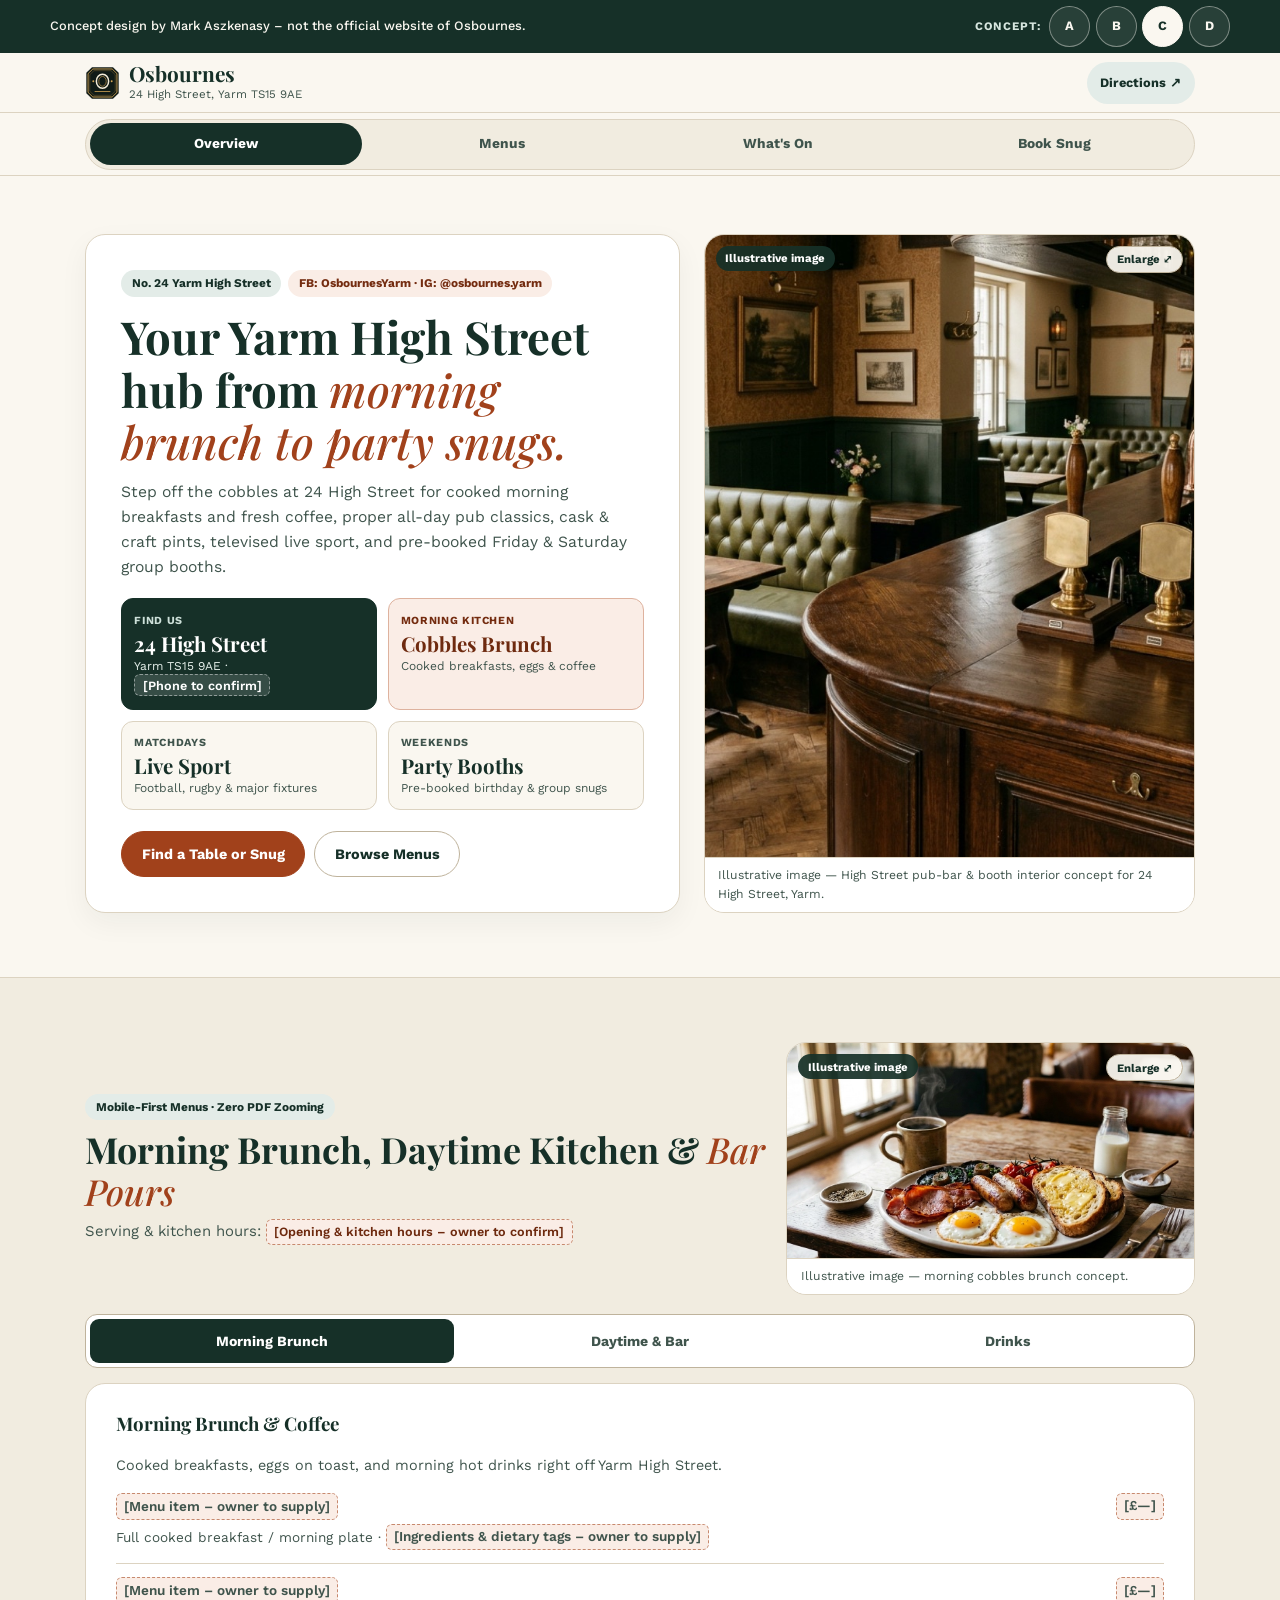
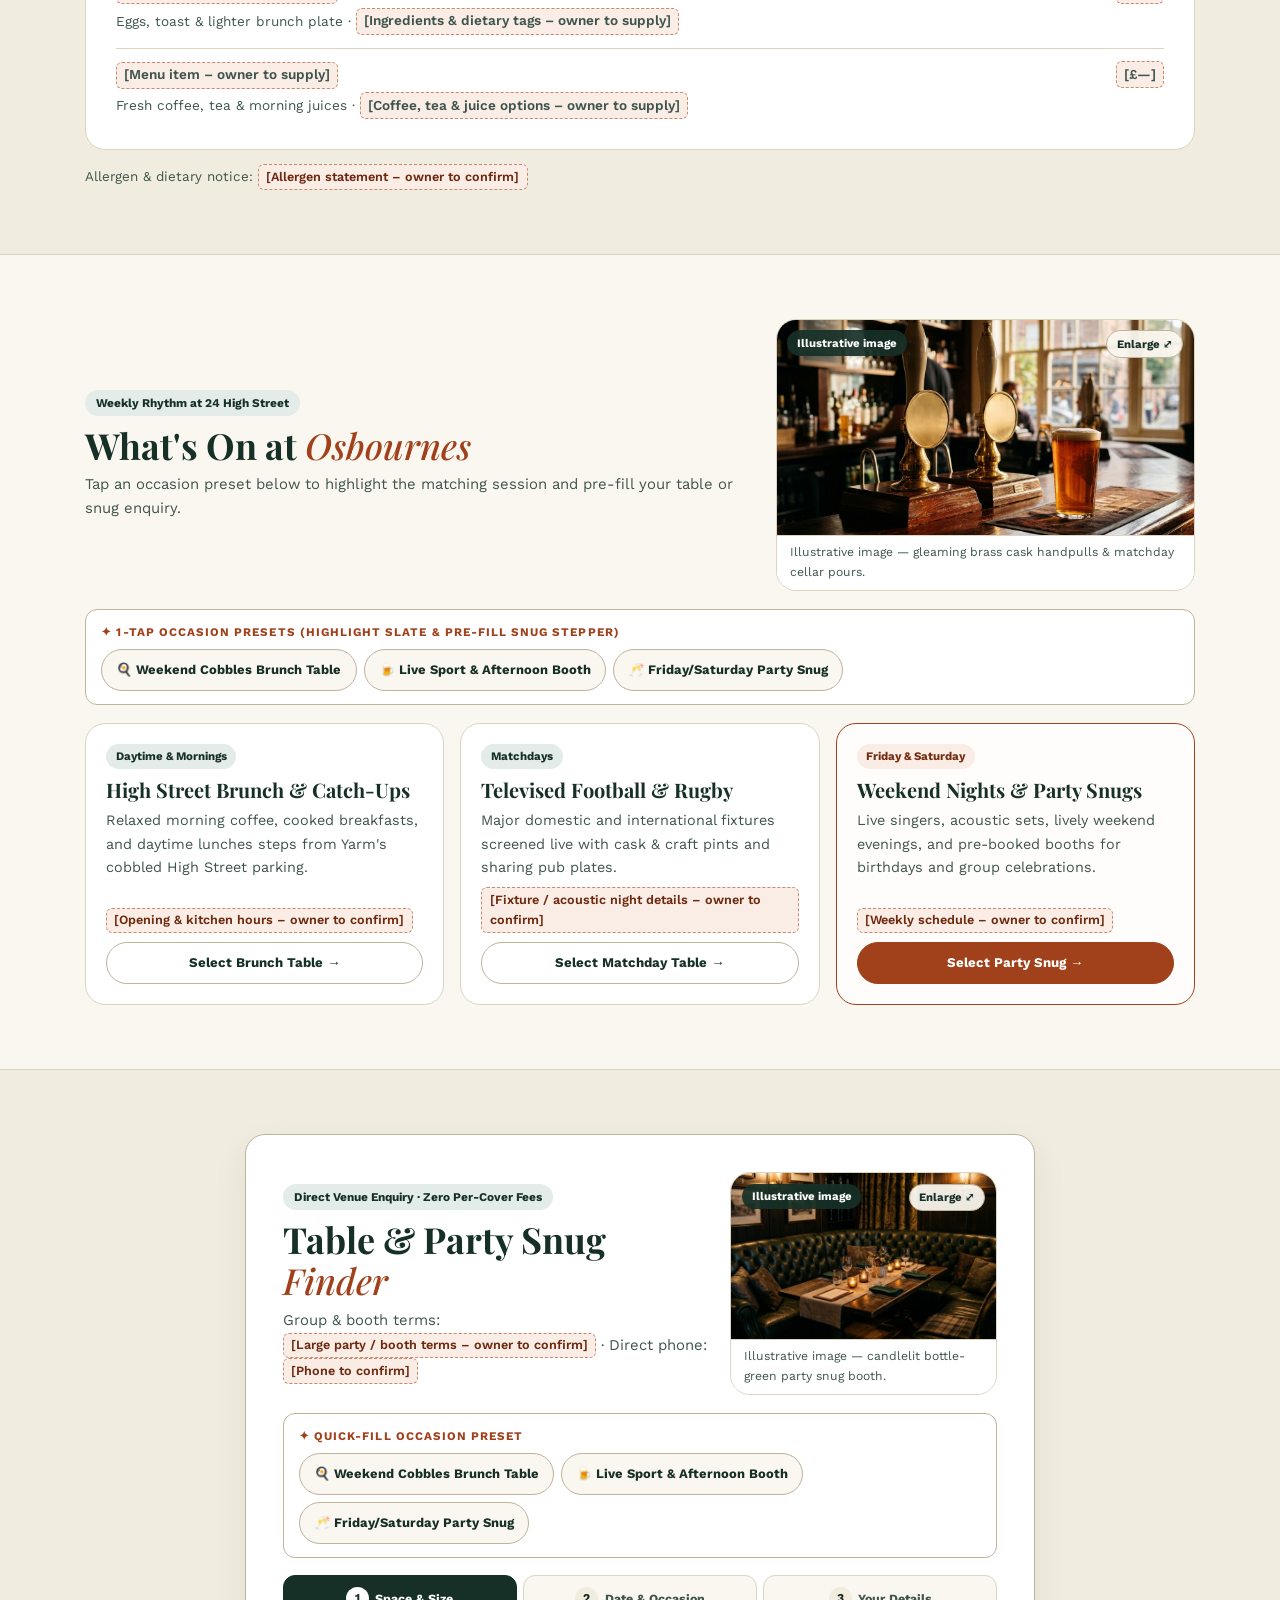
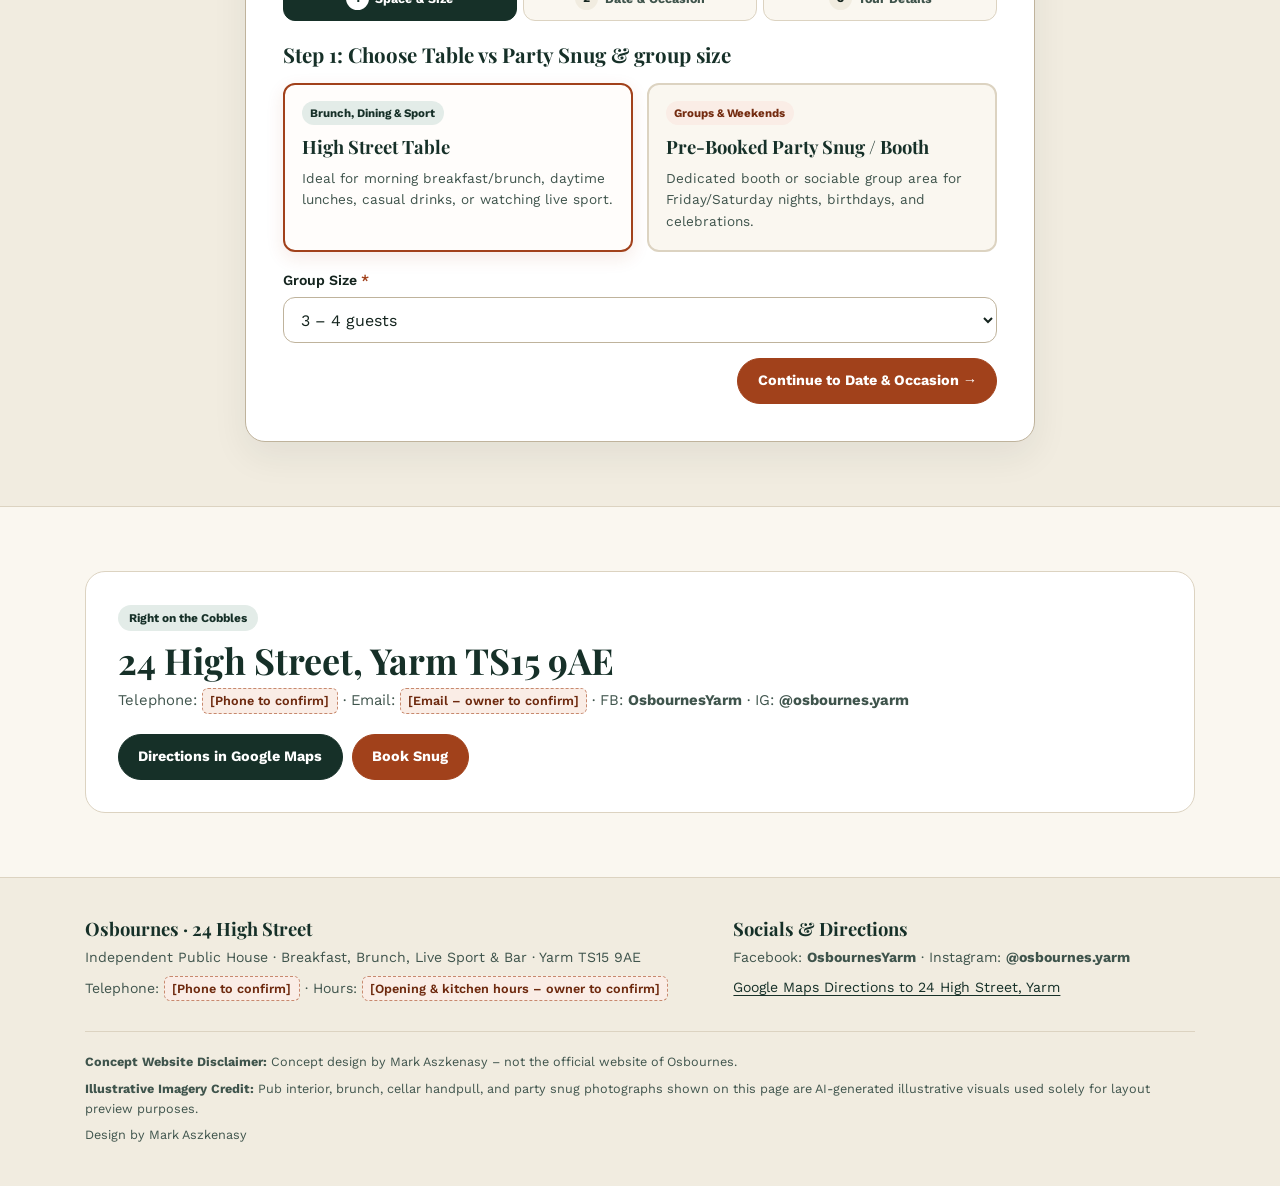
<file: c/index.html>
<!DOCTYPE html>
<html lang="en-GB">
<head>
  <meta charset="utf-8">
  <meta name="viewport" content="width=device-width, initial-scale=1.0">
  <meta name="robots" content="noindex, nofollow">
  <meta name="theme-color" content="#163028">
  <title>Osbournes | Social Hub &amp; Snug Finder App Concept C — 24 High Street, Yarm</title>
  <meta name="description" content="Sunlit single-page social hub and 3-step snug booking app concept for Osbournes at 24 High Street, Yarm TS15 9AE — morning cobbles brunch, pub classics, live sport and party booths.">
  <link rel="icon" href="../favicon.svg" type="image/svg+xml">
  <link rel="stylesheet" href="css/styles.css">
</head>
<body>
  <a class="skip-link" href="#main-content">Skip to main content</a>

  <div class="concept-banner" role="region" aria-label="Concept website notice">
    <div class="concept-banner-inner">
      <p>Concept design by Mark Aszkenasy – not the official website of Osbournes.</p>
      <nav class="concept-switcher" aria-label="Concept version switcher">
        <span class="concept-switcher-label">Concept:</span>
        <a class="concept-pill" href="../index.html">A</a>
        <a class="concept-pill" href="../b/index.html">B</a>
        <a class="concept-pill is-active" href="index.html" aria-current="page">C</a>
        <a class="concept-pill" href="../d/index.html">D</a>
      </nav>
    </div>
  </div>

  <!-- Sunlit App Top Header + Sticky Pill-Tab Bar -->
  <header class="hub-header">
    <div class="scroll-progress-rail" id="c-scroll-rail" aria-hidden="true"></div>
    <div class="container hub-top-row">
      <a class="hub-brand" href="#overview">
        <img class="hub-logo" src="../images/logo-mark.svg" alt="" width="36" height="36">
        <span class="hub-brand-copy">
          <span class="hub-brand-name">Osbournes</span>
          <span class="hub-brand-sub">24 High Street, Yarm TS15 9AE</span>
        </span>
      </a>

      <a
        class="directions-chip"
        href="https://www.google.com/maps/search/?api=1&amp;query=Osbournes+24+High+Street+Yarm+TS15+9AE"
        target="_blank"
        rel="noopener noreferrer"
      >
        Directions ↗
      </a>
    </div>

    <div class="hub-tabbar-strip">
      <div class="container">
        <nav class="hub-pill-tabs" aria-label="Osbournes sections">
          <a class="hub-tab is-current" href="#overview" data-hub-tab="overview">Overview</a>
          <a class="hub-tab" href="#menus" data-hub-tab="menus">Menus</a>
          <a class="hub-tab" href="#whats-on" data-hub-tab="whats-on">What's On</a>
          <a class="hub-tab" href="#book-snug" data-hub-tab="book-snug">Book Snug</a>
        </nav>
      </div>
    </div>
  </header>

  <main id="main-content">
    <!-- Section 1: Overview Hero + Crisp 2x2 Bento Grid -->
    <section id="overview" class="hub-section app-hero" aria-labelledby="overview-heading">
      <div class="container">
        <div class="overview-split">
          <div class="overview-card">
            <div class="social-pill-row">
              <span class="social-pill">No. 24 Yarm High Street</span>
              <span class="social-pill pill-copper">FB: OsbournesYarm · IG: @osbournes.yarm</span>
            </div>

            <h1 id="overview-heading">Your Yarm High Street hub from <em>morning brunch to party snugs.</em></h1>
            <p class="overview-lead">
              Step off the cobbles at 24 High Street for cooked morning breakfasts and fresh coffee, proper all-day pub classics, cask &amp; craft pints, televised live sport, and pre-booked Friday &amp; Saturday group booths.
            </p>

            <!-- Crisp 2x2 Mobile Bento Grid -->
            <div class="bento-grid-2x2" aria-label="Osbournes highlights">
              <div class="bento-box bento-coach">
                <span class="bento-tag">Find Us</span>
                <strong class="bento-head">24 High Street</strong>
                <span class="bento-meta">Yarm TS15 9AE · <span class="ph ph-dark">[Phone to confirm]</span></span>
              </div>

              <div class="bento-box bento-warm">
                <span class="bento-tag">Morning Kitchen</span>
                <strong class="bento-head">Cobbles Brunch</strong>
                <span class="bento-meta">Cooked breakfasts, eggs &amp; coffee</span>
              </div>

              <div class="bento-box">
                <span class="bento-tag">Matchdays</span>
                <strong class="bento-head">Live Sport</strong>
                <span class="bento-meta">Football, rugby &amp; major fixtures</span>
              </div>

              <div class="bento-box">
                <span class="bento-tag">Weekends</span>
                <strong class="bento-head">Party Booths</strong>
                <span class="bento-meta">Pre-booked birthday &amp; group snugs</span>
              </div>
            </div>

            <div class="action-row">
              <a class="btn btn-copper" href="#book-snug">Find a Table or Snug</a>
              <a class="btn btn-coach-outline" href="#menus">Browse Menus</a>
            </div>
          </div>

          <figure class="hub-media-card" data-lightbox-figure tabindex="0" role="button" aria-label="Enlarge illustrative High Street pub interior photograph">
            <span class="photo-badge">Illustrative image</span>
            <span class="photo-zoom-pill" aria-hidden="true">Enlarge ⤢</span>
            <img
              src="../images/hero.jpg"
              alt="Warm timber and brass High Street pub interior with booth seating at Osbournes concept"
              width="1440"
              height="803"
              fetchpriority="high"
            >
            <figcaption>
              Illustrative image — High Street pub-bar &amp; booth interior concept for 24 High Street, Yarm.
            </figcaption>
          </figure>
        </div>
      </div>
    </section>

    <!-- Section 2: Clean Segmented Menu Tabs -->
    <section id="menus" class="hub-section hub-section-tinted" aria-labelledby="menus-heading">
      <div class="container">
        <div class="menus-top-layout">
          <div>
            <span class="hub-kicker">Mobile-First Menus · Zero PDF Zooming</span>
            <h2 id="menus-heading">Morning Brunch, Daytime Kitchen &amp; <em>Bar Pours</em></h2>
            <p class="section-desc">
              Serving &amp; kitchen hours: <span class="ph">[Opening &amp; kitchen hours – owner to confirm]</span>
            </p>
          </div>

          <figure class="brunch-thumb-card" data-lightbox-figure tabindex="0" role="button" aria-label="Enlarge illustrative morning brunch photograph">
            <span class="photo-badge">Illustrative image</span>
            <span class="photo-zoom-pill" aria-hidden="true">Enlarge ⤢</span>
            <img
              src="../images/feature.jpg"
              alt="Cooked morning breakfast and brunch spread with eggs, toast and fresh coffee"
              width="1200"
              height="896"
              loading="lazy"
            >
            <figcaption>Illustrative image — morning cobbles brunch concept.</figcaption>
          </figure>
        </div>

        <!-- Accessible Segmented Menu Control -->
        <div class="seg-menu-bar" role="tablist" aria-label="Osbournes menu categories">
          <button type="button" class="seg-menu-btn" role="tab" id="smtab-brunch" aria-selected="true" aria-controls="smpanel-brunch" tabindex="0">Morning Brunch</button>
          <button type="button" class="seg-menu-btn" role="tab" id="smtab-daytime" aria-selected="false" aria-controls="smpanel-daytime" tabindex="-1">Daytime &amp; Bar</button>
          <button type="button" class="seg-menu-btn" role="tab" id="smtab-drinks" aria-selected="false" aria-controls="smpanel-drinks" tabindex="-1">Drinks</button>
        </div>

        <!-- Tab Panel 1: Morning Brunch -->
        <div id="smpanel-brunch" class="menu-app-card" role="tabpanel" aria-labelledby="smtab-brunch">
          <h3>Morning Brunch &amp; Coffee</h3>
          <p class="menu-card-sub">Cooked breakfasts, eggs on toast, and morning hot drinks right off Yarm High Street.</p>
          <ul class="clean-menu-rows">
            <li>
              <div>
                <strong><span class="ph">[Menu item – owner to supply]</span></strong>
                <span>Full cooked breakfast / morning plate · <span class="ph">[Ingredients &amp; dietary tags – owner to supply]</span></span>
              </div>
              <span class="ph">[£—]</span>
            </li>
            <li>
              <div>
                <strong><span class="ph">[Menu item – owner to supply]</span></strong>
                <span>Eggs, toast &amp; lighter brunch plate · <span class="ph">[Ingredients &amp; dietary tags – owner to supply]</span></span>
              </div>
              <span class="ph">[£—]</span>
            </li>
            <li>
              <div>
                <strong><span class="ph">[Menu item – owner to supply]</span></strong>
                <span>Fresh coffee, tea &amp; morning juices · <span class="ph">[Coffee, tea &amp; juice options – owner to supply]</span></span>
              </div>
              <span class="ph">[£—]</span>
            </li>
          </ul>
        </div>

        <!-- Tab Panel 2: Daytime & Bar -->
        <div id="smpanel-daytime" class="menu-app-card" role="tabpanel" aria-labelledby="smtab-daytime" hidden>
          <h3>Daytime Pub Classics &amp; Matchday Sharing</h3>
          <p class="menu-card-sub">Hearty High Street pub mains, burgers, small plates, and sharing platters.</p>
          <ul class="clean-menu-rows">
            <li>
              <div>
                <strong><span class="ph">[Menu item – owner to supply]</span></strong>
                <span>Signature pub main · <span class="ph">[Dish description &amp; dietary tags – owner to supply]</span></span>
              </div>
              <span class="ph">[£—]</span>
            </li>
            <li>
              <div>
                <strong><span class="ph">[Menu item – owner to supply]</span></strong>
                <span>Burgers, small plates &amp; sharing boards · <span class="ph">[Dish description &amp; dietary tags – owner to supply]</span></span>
              </div>
              <span class="ph">[£—]</span>
            </li>
            <li>
              <div>
                <strong><span class="ph">[Menu item – owner to supply]</span></strong>
                <span>Sides &amp; weekly specials · <span class="ph">[Sides / Sunday / specials details – owner to supply]</span></span>
              </div>
              <span class="ph">[£—]</span>
            </li>
          </ul>
        </div>

        <!-- Tab Panel 3: Drinks -->
        <div id="smpanel-drinks" class="menu-app-card" role="tabpanel" aria-labelledby="smtab-drinks" hidden>
          <h3>Cask, Craft, Wines, Cocktails &amp; 0.0%</h3>
          <p class="menu-card-sub">Well-kept cellar lines alongside wines, fizz, spirits, weekend serves, and low/no-alcohol pours.</p>
          <ul class="clean-menu-rows">
            <li>
              <div>
                <strong><span class="ph">[Menu item – owner to supply]</span></strong>
                <span>Draught cask, craft &amp; chilled lagers · <span class="ph">[Brewery, ABV &amp; serve notes – owner to supply]</span></span>
              </div>
              <span class="ph">[£—]</span>
            </li>
            <li>
              <div>
                <strong><span class="ph">[Menu item – owner to supply]</span></strong>
                <span>Wines, fizz &amp; spirits · <span class="ph">[Glass / bottle measures – owner to supply]</span></span>
              </div>
              <span class="ph">[£—]</span>
            </li>
            <li>
              <div>
                <strong><span class="ph">[Menu item – owner to supply]</span></strong>
                <span>Cocktails, soft drinks &amp; 0.0% · <span class="ph">[Serve details – owner to supply]</span></span>
              </div>
              <span class="ph">[£—]</span>
            </li>
          </ul>
        </div>

        <p class="allergen-foot">
          Allergen &amp; dietary notice: <span class="ph">[Allergen statement – owner to confirm]</span>
        </p>
      </div>
    </section>

    <!-- Section 3: What's On Social Cards -->
    <section id="whats-on" class="hub-section" aria-labelledby="whatson-heading">
      <div class="container">
        <div class="whatson-head-split">
          <div>
            <span class="hub-kicker">Weekly Rhythm at 24 High Street</span>
            <h2 id="whatson-heading">What's On at <em>Osbournes</em></h2>
            <p class="section-desc">
              Tap an occasion preset below to highlight the matching session and pre-fill your table or snug enquiry.
            </p>
          </div>

          <figure class="hub-photo-card" data-lightbox-figure tabindex="0" role="button" aria-label="Enlarge illustrative cellar brass cask handpulls photograph">
            <span class="photo-badge">Illustrative image</span>
            <span class="photo-zoom-pill" aria-hidden="true">Enlarge ⤢</span>
            <img
              src="../images/detail-1.jpg"
              alt="Gleaming brass cask handpulls and amber pint on a polished mahogany bar in Georgian window light"
              width="1200"
              height="896"
              loading="lazy"
            >
            <figcaption>Illustrative image — gleaming brass cask handpulls &amp; matchday cellar pours.</figcaption>
          </figure>
        </div>

        <div class="hub-presets-bar" role="region" aria-label="1-tap occasion presets">
          <span class="hub-presets-title">✦ 1-Tap Occasion Presets (Highlight Slate &amp; Pre-Fill Snug Stepper)</span>
          <div class="hub-presets-chips">
            <button type="button" class="hub-preset-chip" data-occasion-preset="brunch" aria-pressed="false">🍳 Weekend Cobbles Brunch Table</button>
            <button type="button" class="hub-preset-chip" data-occasion-preset="sport" aria-pressed="false">🍺 Live Sport &amp; Afternoon Booth</button>
            <button type="button" class="hub-preset-chip" data-occasion-preset="snug" aria-pressed="false">🥂 Friday/Saturday Party Snug</button>
          </div>
        </div>

        <div class="whatson-grid">
          <article class="whatson-card" data-whatson-key="brunch">
            <span class="whatson-pill">Daytime &amp; Mornings</span>
            <h3>High Street Brunch &amp; Catch-Ups</h3>
            <p>
              Relaxed morning coffee, cooked breakfasts, and daytime lunches steps from Yarm's cobbled High Street parking.
            </p>
            <p class="whatson-ph"><span class="ph">[Opening &amp; kitchen hours – owner to confirm]</span></p>
            <button type="button" class="btn btn-coach-outline btn-sm" data-quick-space="table" data-quick-occ="Morning Brunch">
              Select Brunch Table →
            </button>
          </article>

          <article class="whatson-card" data-whatson-key="sport">
            <span class="whatson-pill">Matchdays</span>
            <h3>Televised Football &amp; Rugby</h3>
            <p>
              Major domestic and international fixtures screened live with cask &amp; craft pints and sharing pub plates.
            </p>
            <p class="whatson-ph"><span class="ph">[Fixture / acoustic night details – owner to confirm]</span></p>
            <button type="button" class="btn btn-coach-outline btn-sm" data-quick-space="table" data-quick-occ="Live Sport Fixture">
              Select Matchday Table →
            </button>
          </article>

          <article class="whatson-card whatson-card-featured" data-whatson-key="snug">
            <span class="whatson-pill pill-copper">Friday &amp; Saturday</span>
            <h3>Weekend Nights &amp; Party Snugs</h3>
            <p>
              Live singers, acoustic sets, lively weekend evenings, and pre-booked booths for birthdays and group celebrations.
            </p>
            <p class="whatson-ph"><span class="ph">[Weekly schedule – owner to confirm]</span></p>
            <button type="button" class="btn btn-copper btn-sm" data-quick-space="snug" data-quick-occ="Birthday / Group Night">
              Select Party Snug →
            </button>
          </article>
        </div>
      </div>
    </section>

    <!-- Section 4: Mobbin 3-Step Table & Party Snug Stepper -->
    <section id="book-snug" class="hub-section hub-section-tinted" aria-labelledby="snug-stepper-heading">
      <div class="container">
        <div class="snug-stepper-card">
          <div class="snug-stepper-head">
            <div class="snug-head-split">
              <div>
                <span class="hub-kicker">Direct Venue Enquiry · Zero Per-Cover Fees</span>
                <h2 id="snug-stepper-heading">Table &amp; Party Snug <em>Finder</em></h2>
                <p class="section-desc">
                  Group &amp; booth terms: <span class="ph">[Large party / booth terms – owner to confirm]</span> · Direct phone: <span class="ph">[Phone to confirm]</span>
                </p>
              </div>

              <figure class="hub-photo-card" data-lightbox-figure tabindex="0" role="button" aria-label="Enlarge illustrative bottle-green party snug booth photograph">
                <span class="photo-badge">Illustrative image</span>
                <span class="photo-zoom-pill" aria-hidden="true">Enlarge ⤢</span>
                <img
                  src="../images/detail-2.jpg"
                  alt="Candlelit bottle-green buttoned leather party snug booth with warm brass lamp glow"
                  width="1200"
                  height="896"
                  loading="lazy"
                >
                <figcaption>Illustrative image — candlelit bottle-green party snug booth.</figcaption>
              </figure>
            </div>

            <div class="hub-presets-bar" style="margin-bottom:0.85rem;" role="region" aria-label="Quick occasion presets for snug finder">
              <span class="hub-presets-title">✦ Quick-Fill Occasion Preset</span>
              <div class="hub-presets-chips">
                <button type="button" class="hub-preset-chip" data-occasion-preset="brunch" aria-pressed="false">🍳 Weekend Cobbles Brunch Table</button>
                <button type="button" class="hub-preset-chip" data-occasion-preset="sport" aria-pressed="false">🍺 Live Sport &amp; Afternoon Booth</button>
                <button type="button" class="hub-preset-chip" data-occasion-preset="snug" aria-pressed="false">🥂 Friday/Saturday Party Snug</button>
              </div>
            </div>

            <ol class="snug-steps-bar" aria-label="Booking progress">
              <li class="snug-step-item is-active" data-snug-ind="1">
                <button type="button" class="snug-step-btn" data-snug-goto="1">
                  <span class="snug-num">1</span>
                  <span>Space &amp; Size</span>
                </button>
              </li>
              <li class="snug-step-item" data-snug-ind="2">
                <button type="button" class="snug-step-btn" data-snug-goto="2">
                  <span class="snug-num">2</span>
                  <span>Date &amp; Occasion</span>
                </button>
              </li>
              <li class="snug-step-item" data-snug-ind="3">
                <button type="button" class="snug-step-btn" data-snug-goto="3">
                  <span class="snug-num">3</span>
                  <span>Your Details</span>
                </button>
              </li>
            </ol>
          </div>

          <form id="osbournes-stepper-form" novalidate>
            <!-- STEP 1: Table vs Party Snug & Group Size -->
            <div class="snug-pane" data-snug-pane="1">
              <h3 class="pane-heading">Step 1: Choose Table vs Party Snug &amp; group size</h3>

              <div class="space-cards-grid" role="radiogroup" aria-label="Choose seating type">
                <label class="space-choice is-selected" for="sp-table">
                  <input type="radio" id="sp-table" name="seating_space" value="table" checked>
                  <span class="space-tag">Brunch, Dining &amp; Sport</span>
                  <strong class="space-title">High Street Table</strong>
                  <span class="space-desc">Ideal for morning breakfast/brunch, daytime lunches, casual drinks, or watching live sport.</span>
                </label>

                <label class="space-choice" for="sp-snug">
                  <input type="radio" id="sp-snug" name="seating_space" value="snug">
                  <span class="space-tag space-tag-copper">Groups &amp; Weekends</span>
                  <strong class="space-title">Pre-Booked Party Snug / Booth</strong>
                  <span class="space-desc">Dedicated booth or sociable group area for Friday/Saturday nights, birthdays, and celebrations.</span>
                </label>
              </div>

              <div class="form-field">
                <label for="oc-guests">Group Size <span class="req" aria-hidden="true">*</span></label>
                <select id="oc-guests" name="party_size" required>
                  <option value="2 guests">2 guests</option>
                  <option value="3–4 guests" selected>3 – 4 guests</option>
                  <option value="5–6 guests">5 – 6 guests</option>
                  <option value="7–10 guests">7 – 10 guests (Booth / Snug)</option>
                  <option value="11+ guests">11+ guests (Group Party Area)</option>
                </select>
              </div>

              <div class="pane-nav pane-nav-end">
                <button type="button" class="btn btn-copper" data-snug-next="2">Continue to Date &amp; Occasion →</button>
              </div>
            </div>

            <!-- STEP 2: Date (with 1-tap weekend chips) & Occasion -->
            <div class="snug-pane" data-snug-pane="2" hidden>
              <h3 class="pane-heading">Step 2: Pick a date &amp; occasion</h3>

              <div class="weekend-chips-wrap">
                <span class="chips-label">1-Tap Upcoming Dates:</span>
                <div class="weekend-chips">
                  <button type="button" class="date-chip" data-weekday-offset="5">This Friday</button>
                  <button type="button" class="date-chip" data-weekday-offset="6">This Saturday</button>
                  <button type="button" class="date-chip" data-weekday-offset="0">Sunday Brunch</button>
                </div>
              </div>

              <div class="field-grid-2">
                <div class="form-field">
                  <label for="oc-date">Preferred Date <span class="req" aria-hidden="true">*</span></label>
                  <input type="date" id="oc-date" name="preferred_date" required aria-describedby="err-oc-date">
                  <span id="err-oc-date" class="field-error" hidden></span>
                </div>

                <div class="form-field">
                  <label for="oc-occasion">Occasion &amp; Session <span class="req" aria-hidden="true">*</span></label>
                  <select id="oc-occasion" name="occasion" required>
                    <option value="Morning Brunch">Morning Breakfast / Brunch</option>
                    <option value="Daytime Dining">Daytime Lunch / Catch-Up</option>
                    <option value="Live Sport Fixture">Live Sport Fixture</option>
                    <option value="Birthday / Group Night">Birthday / Friday–Saturday Night</option>
                  </select>
                </div>
              </div>

              <p class="hours-caveat">
                Arrival times confirmed against house schedule: <span class="ph">[Opening &amp; kitchen hours – owner to confirm]</span>
              </p>

              <div class="pane-nav">
                <button type="button" class="btn btn-coach-outline" data-snug-prev="1">← Back</button>
                <button type="button" class="btn btn-copper" data-snug-next="3">Continue to Your Details →</button>
              </div>
            </div>

            <!-- STEP 3: Your Details & Submit -->
            <div class="snug-pane" data-snug-pane="3" hidden>
              <h3 class="pane-heading">Step 3: Your contact details &amp; submit</h3>

              <div class="snug-summary-banner" id="oc-summary-banner" aria-live="polite">
                <strong>Enquiry Summary:</strong> High Street Table · 3–4 guests · Morning Brunch
              </div>

              <div class="field-grid-2">
                <div class="form-field">
                  <label for="oc-name">Your Full Name <span class="req" aria-hidden="true">*</span></label>
                  <input type="text" id="oc-name" name="full_name" autocomplete="name" required aria-describedby="err-oc-name">
                  <span id="err-oc-name" class="field-error" hidden></span>
                </div>

                <div class="form-field">
                  <label for="oc-phone">Your Contact Number <span class="req" aria-hidden="true">*</span></label>
                  <input type="text" id="oc-phone" name="contact_phone" inputmode="tel" autocomplete="tel" required aria-describedby="err-oc-phone">
                  <span id="err-oc-phone" class="field-error" hidden></span>
                </div>
              </div>

              <div class="form-field">
                <label for="oc-email">Email Address <span class="req" aria-hidden="true">*</span></label>
                <input type="email" id="oc-email" name="email" autocomplete="email" required aria-describedby="err-oc-email">
                <span id="err-oc-email" class="field-error" hidden></span>
              </div>

              <div class="form-field">
                <label for="oc-notes">Seating, Dietary or Celebration Notes</label>
                <textarea
                  id="oc-notes"
                  name="notes"
                  rows="3"
                  placeholder="Optional: note screen view requests for live sport, birthday booth details, dog-friendly seating, highchairs, or allergies."
                ></textarea>
              </div>

              <div class="pane-nav">
                <button type="button" class="btn btn-coach-outline" data-snug-prev="2">← Back</button>
                <button type="submit" class="btn btn-copper">Submit Enquiry to Osbournes</button>
              </div>

              <div id="oc-confirmation" class="form-confirmation" role="status" aria-live="polite" hidden></div>
            </div>
          </form>
        </div>
      </div>
    </section>

    <!-- Venue Address & Directions Card -->
    <section class="hub-section" aria-labelledby="visit-heading">
      <div class="container">
        <div class="visit-card">
          <div>
            <span class="hub-kicker">Right on the Cobbles</span>
            <h2 id="visit-heading">24 High Street, Yarm TS15 9AE</h2>
            <p class="section-desc">
              Telephone: <span class="ph">[Phone to confirm]</span> · Email: <span class="ph">[Email – owner to confirm]</span> · FB: <strong>OsbournesYarm</strong> · IG: <strong>@osbournes.yarm</strong>
            </p>
          </div>
          <div class="action-row">
            <a
              class="btn btn-coach"
              href="https://www.google.com/maps/search/?api=1&amp;query=Osbournes+24+High+Street+Yarm+TS15+9AE"
              target="_blank"
              rel="noopener noreferrer"
            >
              Directions in Google Maps
            </a>
            <a class="btn btn-copper" href="#book-snug">Book Snug</a>
          </div>
        </div>
      </div>
    </section>
  </main>

  <footer class="hub-footer">
    <div class="container">
      <div class="hub-footer-grid">
        <div>
          <h2 class="hub-footer-title">Osbournes · 24 High Street</h2>
          <p>Independent Public House · Breakfast, Brunch, Live Sport &amp; Bar · Yarm TS15 9AE</p>
          <p>Telephone: <span class="ph">[Phone to confirm]</span> · Hours: <span class="ph">[Opening &amp; kitchen hours – owner to confirm]</span></p>
        </div>
        <div>
          <h2 class="hub-footer-title">Socials &amp; Directions</h2>
          <p>Facebook: <strong>OsbournesYarm</strong> · Instagram: <strong>@osbournes.yarm</strong></p>
          <p>
            <a
              href="https://www.google.com/maps/search/?api=1&amp;query=Osbournes+24+High+Street+Yarm+TS15+9AE"
              target="_blank"
              rel="noopener noreferrer"
            >
              Google Maps Directions to 24 High Street, Yarm
            </a>
          </p>
        </div>
      </div>

      <div class="hub-footer-legal">
        <p><strong>Concept Website Disclaimer:</strong> Concept design by Mark Aszkenasy – not the official website of Osbournes.</p>
        <p><strong>Illustrative Imagery Credit:</strong> Pub interior, brunch, cellar handpull, and party snug photographs shown on this page are AI-generated illustrative visuals used solely for layout preview purposes.</p>
        <p>Design by Mark Aszkenasy</p>
      </div>
    </div>
  </footer>

  <!-- Frosted Glass Safe-Area Floating Mobile Dock -->
  <nav class="hub-mobile-dock" aria-label="Quick venue actions">
    <a class="hdock-btn" href="#whats-on">Live Slate</a>
    <a class="hdock-btn" href="#menus">Menus</a>
    <a class="hdock-btn hdock-cta" href="#book-snug">Book Snug</a>
  </nav>

  <div id="micro-toast" class="micro-toast" role="status" aria-live="polite"></div>

  <dialog id="photo-lightbox" class="photo-lightbox" aria-label="Illustrative photograph preview">
    <div class="lightbox-shell">
      <div class="lightbox-topbar">
        <span class="lightbox-ill-tag">Illustrative image</span>
        <button type="button" class="lightbox-close" data-lightbox-close aria-label="Close photo preview">✕</button>
      </div>
      <div class="lightbox-stage">
        <img id="lightbox-img" src="../images/hero.jpg" alt="" width="1200" height="896">
      </div>
      <div class="lightbox-foot">
        <p id="lightbox-caption" class="lightbox-caption"></p>
        <a class="btn btn-copper btn-sm" id="lightbox-cta" href="#book-snug" data-lightbox-jump>Find Table or Snug →</a>
      </div>
    </div>
  </dialog>

  <script src="js/app.js"></script>
</body>
</html>
</file>
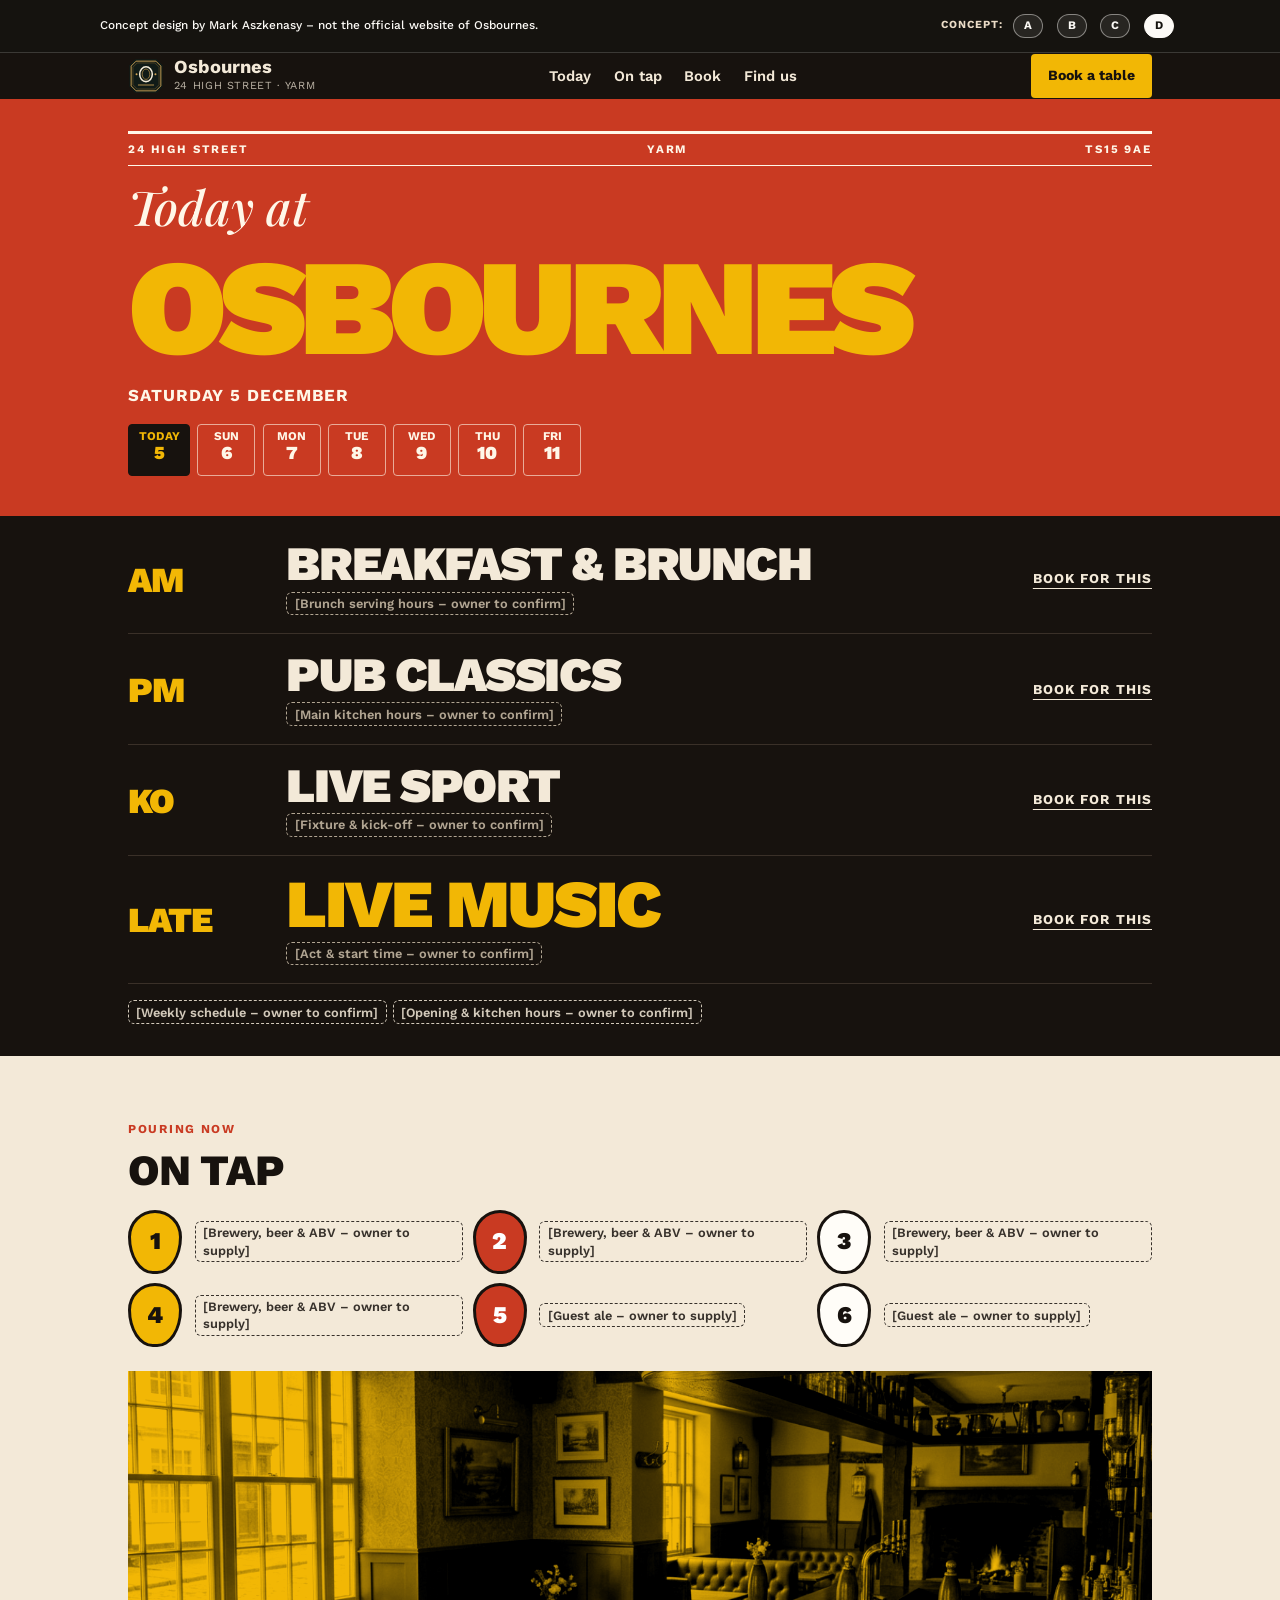
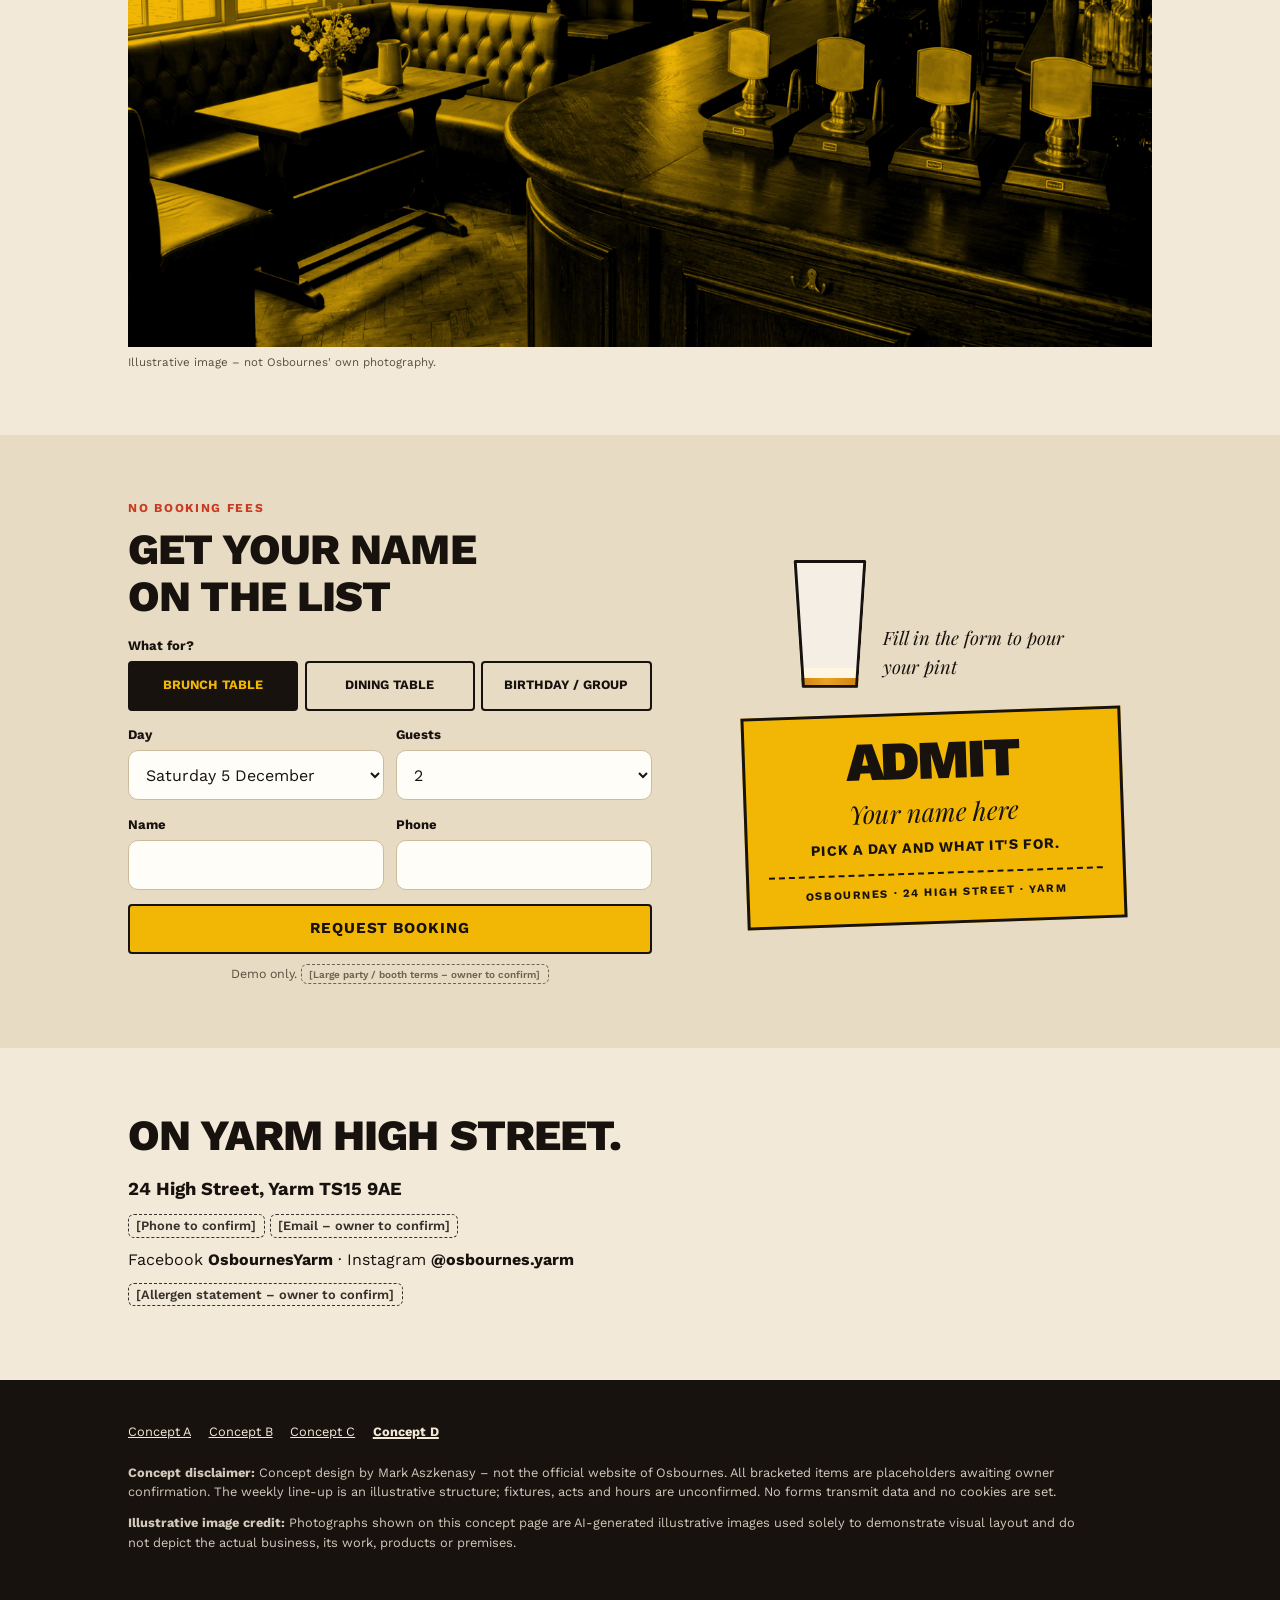
<file: d/index.html>
<!DOCTYPE html>
<html lang="en-GB">
<head>
  <meta charset="utf-8">
  <meta name="viewport" content="width=device-width, initial-scale=1">
  <meta name="robots" content="noindex, nofollow">
  <meta name="theme-color" content="#17120E">
  <title>Osbournes | Concept D — Today at Osbournes (24 High Street, Yarm)</title>
  <meta name="description" content="Concept D for Osbournes at 24 High Street, Yarm: one day sheet showing brunch, sport and music for any day this week, with the tap board and table booking.">
  <link rel="icon" type="image/svg+xml" href="../favicon.svg">
  <link rel="stylesheet" href="css/styles.css">
</head>
<body>
  <a class="skip-link" href="#main-content">Skip to main content</a>

  <!-- Persistent Top Concept Banner + [A] [B] [C] [D] Switcher -->
  <div class="concept-banner" role="region" aria-label="Concept website notice">
    <div class="concept-banner__inner">
      <p>Concept design by Mark Aszkenasy – not the official website of Osbournes.</p>
      <nav class="concept-switcher" aria-label="Switch concept version">
        <span class="concept-switcher__label">Concept:</span>
        <a class="concept-switcher__pill" href="../index.html"><span>A</span></a>
        <a class="concept-switcher__pill" href="../b/index.html"><span>B</span></a>
        <a class="concept-switcher__pill" href="../c/index.html"><span>C</span></a>
        <a class="concept-switcher__pill is-active" href="index.html" aria-current="page"><span>D</span></a>
      </nav>
    </div>
  </div>

  <header class="site-head">
    <div class="wrap site-head__inner">
      <a class="brand" href="#top">
        <img src="../images/logo-mark.svg" width="36" height="36" alt="">
        <span>
          <span class="brand__name">Osbournes</span>
          <span class="brand__meta">24 High Street · Yarm</span>
        </span>
      </a>
      <nav class="site-nav" aria-label="Sections"><a href="#today">Today</a><a href="#taps">On tap</a><a href="#book">Book</a><a href="#find">Find us</a></nav>
      <a class="btn btn--hi site-head__cta" href="#book">Book a table</a>
    </div>
  </header>

  <main id="main-content">
    <!-- Poster hero + day sheet -->
    <section class="poster" id="top" aria-labelledby="poster-title">
      <div class="wrap">
        <p class="poster__top"><span>24 High Street</span><span>Yarm</span><span>TS15 9AE</span></p>
        <h1 class="poster__title" id="poster-title"><span data-day-word>Today</span> at<br><b>Osbournes</b></h1>
        <p class="poster__date" data-day-date></p>

        <div class="chips chips--scroll days" role="group" aria-label="Choose a day" data-days></div>
      </div>
    </section>

    <section class="sheet" id="today" aria-labelledby="sheet-title">
      <div class="wrap">
        <h2 class="visually-hidden" id="sheet-title">The line-up</h2>
        <ol class="lineup" data-lineup aria-live="polite"></ol>
        <p class="sheet__note"><span class="ph">[Weekly schedule – owner to confirm]</span> <span class="ph">[Opening &amp; kitchen hours – owner to confirm]</span></p>
      </div>
    </section>

    <!-- Tap board -->
    <section class="sec taps" id="taps" aria-labelledby="taps-title">
      <div class="wrap">
        <p class="eyebrow">Pouring now</p>
        <h2 class="section-title" id="taps-title">On tap</h2>
        <ul class="clips">
          <li><span class="clip clip--a">1</span><span class="ph">[Brewery, beer &amp; ABV – owner to supply]</span></li>
          <li><span class="clip clip--b">2</span><span class="ph">[Brewery, beer &amp; ABV – owner to supply]</span></li>
          <li><span class="clip clip--c">3</span><span class="ph">[Brewery, beer &amp; ABV – owner to supply]</span></li>
          <li><span class="clip clip--a">4</span><span class="ph">[Brewery, beer &amp; ABV – owner to supply]</span></li>
          <li><span class="clip clip--b">5</span><span class="ph">[Guest ale – owner to supply]</span></li>
          <li><span class="clip clip--c">6</span><span class="ph">[Guest ale – owner to supply]</span></li>
        </ul>
        <figure class="taps__photo">
          <img src="../images/hero.jpg" width="1200" height="896" alt="Illustrative image of a pub bar with hand pulls" loading="lazy">
          <figcaption class="illus">Illustrative image – not Osbournes' own photography.</figcaption>
        </figure>
      </div>
    </section>

    <!-- Book -->
    <section class="sec book" id="book" aria-labelledby="book-title">
      <div class="wrap book__grid">
        <div>
          <p class="eyebrow">No booking fees</p>
          <h2 class="section-title" id="book-title">Get your name on the list</h2>
          <form class="form" data-book novalidate>
            <fieldset>
              <legend>What for?</legend>
              <div class="seg">
                <label><input type="radio" name="type" value="Brunch table" checked><span>Brunch table</span></label>
                <label><input type="radio" name="type" value="Dining table"><span>Dining table</span></label>
                <label><input type="radio" name="type" value="Birthday or group area"><span>Birthday / group</span></label>
              </div>
            </fieldset>
            <div class="form__row form__row--half">
              <div><label for="b-day">Day</label><select id="b-day" name="day" data-book-day></select></div>
              <div><label for="b-guests">Guests</label><select id="b-guests" name="guests"><option>2</option><option>3</option><option>4</option><option>5</option><option>6</option><option>8</option><option>10+</option></select></div>
            </div>
            <div class="form__row form__row--half">
              <div><label for="b-name">Name</label><input id="b-name" name="name" type="text" autocomplete="name" required></div>
              <div><label for="b-phone">Phone</label><input id="b-phone" name="phone" type="tel" autocomplete="tel" inputmode="tel" required></div>
            </div>
            <p class="form__error" data-book-error role="alert" hidden>Add your name and a phone number.</p>
            <button class="btn btn--hi btn--block" type="submit">Request booking</button>
            <p class="form__fine">Demo only. <span class="ph">[Large party / booth terms – owner to confirm]</span></p>
          </form>
        </div>
        <div class="book__side">
        <div class="pint" data-pint aria-hidden="true">
          <div class="pint__glass"><div class="pint__beer"><i></i><i></i><i></i><i></i><i></i></div><div class="pint__head"></div><svg class="pint__edge" viewBox="0 0 74 128" preserveAspectRatio="none"><polygon points="2.2,1.5 71.8,1.5 63.6,126.5 10.4,126.5" fill="none" stroke="currentColor" stroke-width="3" stroke-linejoin="round"/></svg></div>
          <p class="pint__say" data-pint-say>Fill in the form to pour your pint</p>
        </div>
        <div class="stub" data-stub aria-live="polite">
          <p class="stub__admit">Admit</p>
          <p class="stub__who" data-stub-who>Your name here</p>
          <p class="stub__what" data-stub-what>Pick a day and what it's for.</p>
          <p class="stub__foot">Osbournes · 24 High Street · Yarm</p>
        </div>
        </div>
      </div>
    </section>

    <section class="sec find" id="find" aria-labelledby="find-title">
      <div class="wrap">
        <h2 class="section-title" id="find-title">On Yarm High Street.</h2>
        <address>24 High Street, Yarm TS15 9AE</address>
        <p><span class="ph">[Phone to confirm]</span> <span class="ph">[Email – owner to confirm]</span></p>
        <p class="find__social">Facebook <b>OsbournesYarm</b> · Instagram <b>@osbournes.yarm</b></p>
        <p><span class="ph">[Allergen statement – owner to confirm]</span></p>
      </div>
    </section>
  </main>

  <footer class="foot">
    <div class="wrap">
      <p class="foot__links">
        <a href="../index.html">Concept A</a>
        <a href="../b/index.html">Concept B</a>
        <a href="../c/index.html">Concept C</a>
        <a href="index.html" aria-current="page">Concept D</a>
      </p>
      <p><strong>Concept disclaimer:</strong> Concept design by Mark Aszkenasy – not the official website of Osbournes. All bracketed items are placeholders awaiting owner confirmation. The weekly line-up is an illustrative structure; fixtures, acts and hours are unconfirmed. No forms transmit data and no cookies are set.</p>
      <p><strong>Illustrative image credit:</strong> Photographs shown on this concept page are AI-generated illustrative images used solely to demonstrate visual layout and do not depict the actual business, its work, products or premises.</p>
    </div>
  </footer>

  <nav class="dock" aria-label="Quick actions"><a href="#today">Today</a><a href="#taps">On tap</a><a class="dock__primary" href="#book">Book</a></nav>

  <script src="js/app.js"></script>
</body>
</html>
</file>
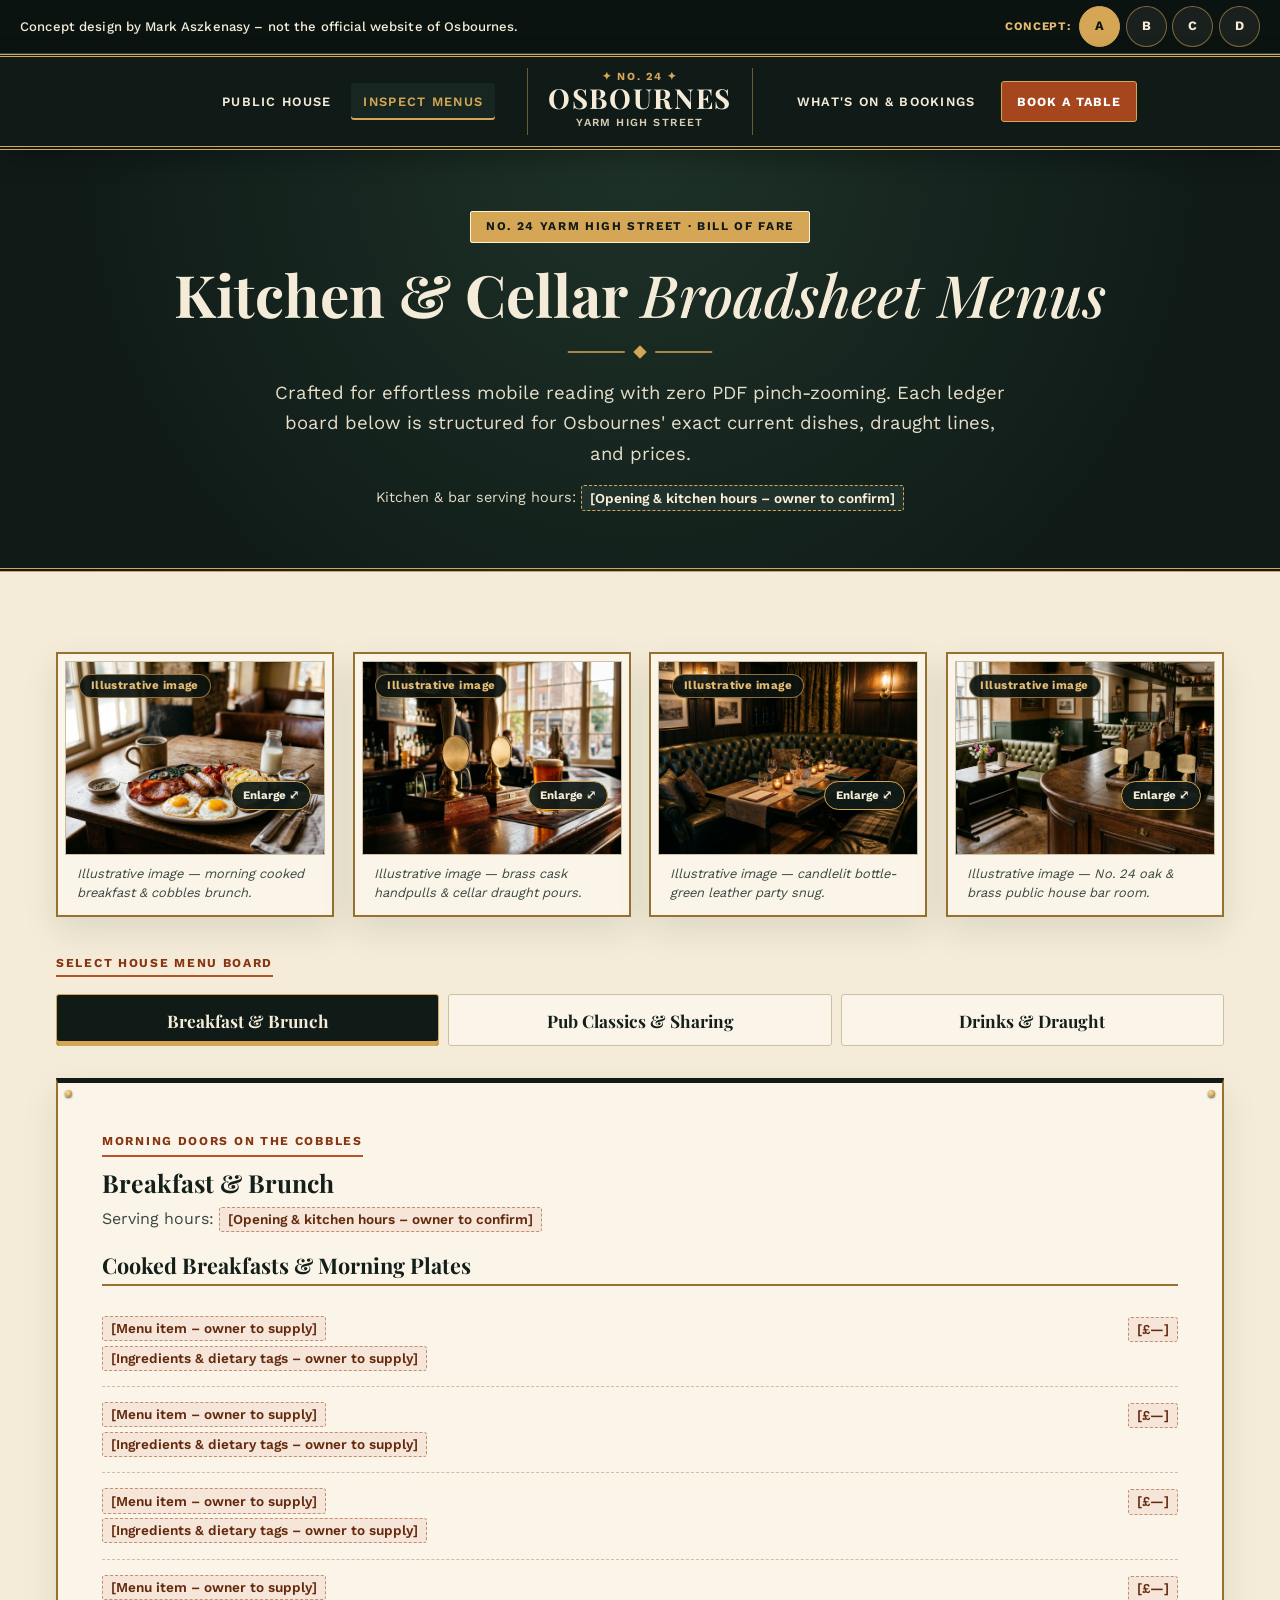
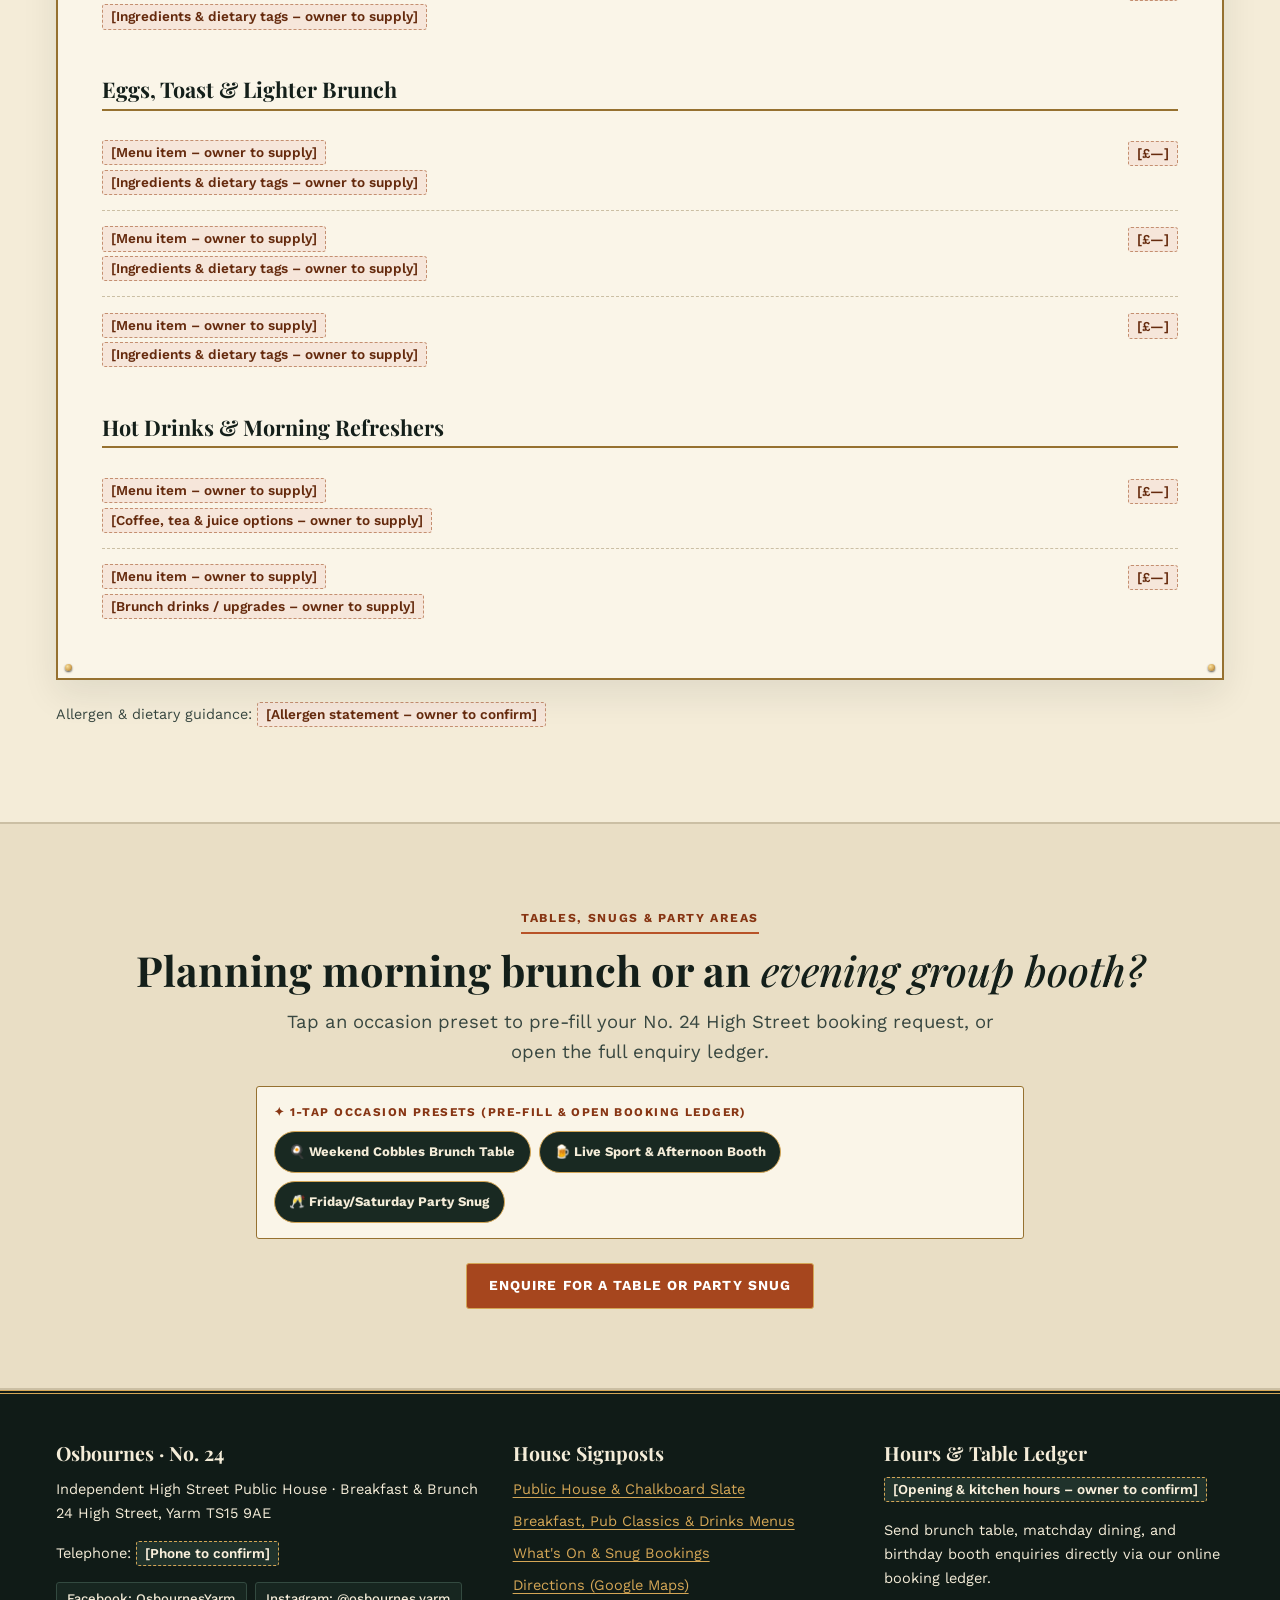
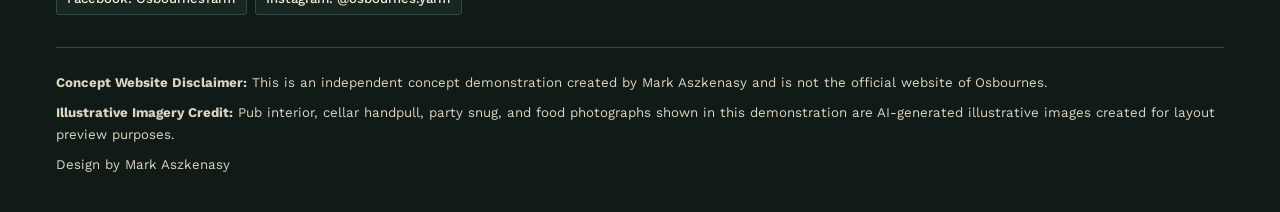
<file: menus.html>
<!DOCTYPE html>
<html lang="en-GB">
<head>
  <meta charset="utf-8">
  <meta name="viewport" content="width=device-width, initial-scale=1.0">
  <meta name="robots" content="noindex, nofollow">
  <meta name="theme-color" content="#0B1310">
  <title>Menus — Breakfast &amp; Brunch, Pub Classics &amp; Draught | Osbournes Yarm</title>
  <meta name="description" content="Mobile-friendly Victorian broadsheet menu layout for Osbournes at 24 High Street, Yarm TS15 9AE — Breakfast & Brunch, Pub Classics & Sharing, and Drinks & Draught.">
  <link rel="icon" href="favicon.svg" type="image/svg+xml">
  <link rel="stylesheet" href="css/styles.css">
</head>
<body>
  <a class="skip-link" href="#main-content">Skip to main content</a>

  <div class="concept-banner" role="region" aria-label="Concept website notice">
    <div class="concept-banner-inner">
      <p>Concept design by Mark Aszkenasy – not the official website of Osbournes.</p>
      <nav class="concept-switcher" aria-label="Concept version switcher">
        <span class="concept-switcher-label">Concept:</span>
        <a class="concept-pill is-active" href="index.html" aria-current="true">A</a>
        <a class="concept-pill" href="b/index.html">B</a>
        <a class="concept-pill" href="c/index.html">C</a>
        <a class="concept-pill" href="d/index.html">D</a>
      </nav>
    </div>
  </div>

  <!-- Symmetrical Gilded Pub Signboard Fascia -->
  <header class="site-header">
    <div class="fascia-inner">
      <a class="fascia-crest" href="index.html">
        <img class="fascia-crest-emblem" src="images/logo-mark.svg" alt="" width="44" height="44">
        <span class="fascia-crest-text">
          <span class="crest-no">✦ No. 24 ✦</span>
          <span class="crest-name">Osbournes</span>
          <span class="crest-street">Yarm High Street</span>
        </span>
      </a>

      <button class="nav-toggle" type="button" aria-expanded="false" aria-controls="primary-nav">
        <svg class="nav-toggle-icon" viewBox="0 0 24 24" fill="none" stroke="currentColor" stroke-width="2" aria-hidden="true">
          <path d="M4 7h16M4 12h16M4 17h16" stroke-linecap="round"/>
        </svg>
        <span class="nav-toggle-text">Menu</span>
      </button>

      <nav id="primary-nav" class="primary-nav" aria-label="Primary navigation">
        <ul class="nav-wing nav-wing-left">
          <li><a class="nav-link" href="index.html">Public House</a></li>
          <li><a class="nav-link" href="menus.html" aria-current="page">Inspect Menus</a></li>
        </ul>
        <ul class="nav-wing nav-wing-right">
          <li><a class="nav-link" href="whats-on-bookings.html">What's On &amp; Bookings</a></li>
          <li class="nav-cta-li"><a class="btn btn-copper btn-sm" href="whats-on-bookings.html#booking-enquiry">Book a Table</a></li>
        </ul>
      </nav>
    </div>
  </header>

  <main id="main-content">
    <!-- Centered Gilded Broadsheet Page Banner -->
    <section class="broadsheet-page-banner dark-panel">
      <div class="container">
        <span class="brass-ribbon-plaque">No. 24 Yarm High Street · Bill of Fare</span>
        <h1>Kitchen &amp; Cellar <em>Broadsheet Menus</em></h1>
        <svg class="mirror-divider-svg" viewBox="0 0 160 16" fill="none" stroke="currentColor" stroke-width="1.5" aria-hidden="true">
          <line x1="4" y1="8" x2="64" y2="8"/>
          <polygon points="80,2 86,8 80,14 74,8" fill="currentColor"/>
          <line x1="96" y1="8" x2="156" y2="8"/>
        </svg>
        <p class="lead">
          Crafted for effortless mobile reading with zero PDF pinch-zooming. Each ledger board below is structured for Osbournes' exact current dishes, draught lines, and prices.
        </p>
        <p style="margin-bottom:0; font-size:0.9rem; color:#E5DEC9;">
          Kitchen &amp; bar serving hours: <span class="ph">[Opening &amp; kitchen hours – owner to confirm]</span>
        </p>
      </div>
    </section>

    <!-- Accessible WAI-ARIA Tabbed Broadsheet Menu Board -->
    <section class="section" aria-labelledby="menu-board-heading">
      <div class="container">
        <div class="lookbook-grid-4" aria-label="Kitchen, cellar and snug visual plates">
          <figure class="pub-figure" data-lightbox-figure tabindex="0" role="button" aria-label="Enlarge illustrative morning brunch photograph">
            <div class="pub-figure-media-wrap">
              <span class="pub-ill-badge">Illustrative image</span>
              <span class="pub-zoom-pill" aria-hidden="true">Enlarge ⤢</span>
              <img
                src="images/feature.jpg"
                alt="Hearty cooked pub breakfast and morning brunch spread with eggs, toast and fresh coffee"
                width="1200"
                height="896"
                fetchpriority="high"
              >
            </div>
            <figcaption>Illustrative image — morning cooked breakfast &amp; cobbles brunch.</figcaption>
          </figure>

          <figure class="pub-figure" data-lightbox-figure tabindex="0" role="button" aria-label="Enlarge illustrative cellar cask handpulls photograph">
            <div class="pub-figure-media-wrap">
              <span class="pub-ill-badge">Illustrative image</span>
              <span class="pub-zoom-pill" aria-hidden="true">Enlarge ⤢</span>
              <img
                src="images/detail-1.jpg"
                alt="Gleaming brass cask handpulls and amber pint on a polished mahogany bar in Georgian window light"
                width="1200"
                height="896"
                loading="lazy"
              >
            </div>
            <figcaption>Illustrative image — brass cask handpulls &amp; cellar draught pours.</figcaption>
          </figure>

          <figure class="pub-figure" data-lightbox-figure tabindex="0" role="button" aria-label="Enlarge illustrative bottle-green party snug booth photograph">
            <div class="pub-figure-media-wrap">
              <span class="pub-ill-badge">Illustrative image</span>
              <span class="pub-zoom-pill" aria-hidden="true">Enlarge ⤢</span>
              <img
                src="images/detail-2.jpg"
                alt="Candlelit bottle-green buttoned leather party snug booth with brass lamp glow"
                width="1200"
                height="896"
                loading="lazy"
              >
            </div>
            <figcaption>Illustrative image — candlelit bottle-green leather party snug.</figcaption>
          </figure>

          <figure class="pub-figure" data-lightbox-figure tabindex="0" role="button" aria-label="Enlarge illustrative public house interior photograph">
            <div class="pub-figure-media-wrap">
              <span class="pub-ill-badge">Illustrative image</span>
              <span class="pub-zoom-pill" aria-hidden="true">Enlarge ⤢</span>
              <img
                src="images/hero.jpg"
                alt="Warm dark-oak panelled public house interior with brass bar rails and leather booths"
                width="1440"
                height="803"
                loading="lazy"
              >
            </div>
            <figcaption>Illustrative image — No. 24 oak &amp; brass public house bar room.</figcaption>
          </figure>
        </div>

        <h2 id="menu-board-heading" class="kicker" style="font-family:var(--font-sans); margin-bottom:1.1rem;">Select House Menu Board</h2>

        <div class="menu-tablist" role="tablist" aria-label="Osbournes Menus">
          <button
            type="button"
            class="menu-tab"
            role="tab"
            id="tab-brunch"
            aria-selected="true"
            aria-controls="panel-brunch"
            tabindex="0"
          >
            Breakfast &amp; Brunch
          </button>
          <button
            type="button"
            class="menu-tab"
            role="tab"
            id="tab-classics"
            aria-selected="false"
            aria-controls="panel-classics"
            tabindex="-1"
          >
            Pub Classics &amp; Sharing
          </button>
          <button
            type="button"
            class="menu-tab"
            role="tab"
            id="tab-drinks"
            aria-selected="false"
            aria-controls="panel-drinks"
            tabindex="-1"
          >
            Drinks &amp; Draught
          </button>
        </div>

        <!-- PANEL 1: Breakfast & Brunch -->
        <div
          id="panel-brunch"
          class="menu-board-panel"
          role="tabpanel"
          aria-labelledby="tab-brunch"
        >
          <span class="brass-screw tl" aria-hidden="true"></span>
          <span class="brass-screw tr" aria-hidden="true"></span>
          <span class="brass-screw bl" aria-hidden="true"></span>
          <span class="brass-screw br" aria-hidden="true"></span>

          <span class="kicker">Morning Doors on the Cobbles</span>
          <h3>Breakfast &amp; Brunch</h3>
          <p style="color:var(--ink-muted);">
            Serving hours: <span class="ph">[Opening &amp; kitchen hours – owner to confirm]</span>
          </p>

          <div class="menu-section-group">
            <h4 class="menu-category-title">Cooked Breakfasts &amp; Morning Plates</h4>
            <ul class="menu-rows">
              <li class="menu-row">
                <div class="menu-item-main">
                  <div class="menu-item-title"><span class="ph">[Menu item – owner to supply]</span></div>
                  <div class="menu-item-desc"><span class="ph">[Ingredients &amp; dietary tags – owner to supply]</span></div>
                </div>
                <div class="menu-item-price"><span class="ph">[£—]</span></div>
              </li>
              <li class="menu-row">
                <div class="menu-item-main">
                  <div class="menu-item-title"><span class="ph">[Menu item – owner to supply]</span></div>
                  <div class="menu-item-desc"><span class="ph">[Ingredients &amp; dietary tags – owner to supply]</span></div>
                </div>
                <div class="menu-item-price"><span class="ph">[£—]</span></div>
              </li>
              <li class="menu-row">
                <div class="menu-item-main">
                  <div class="menu-item-title"><span class="ph">[Menu item – owner to supply]</span></div>
                  <div class="menu-item-desc"><span class="ph">[Ingredients &amp; dietary tags – owner to supply]</span></div>
                </div>
                <div class="menu-item-price"><span class="ph">[£—]</span></div>
              </li>
              <li class="menu-row">
                <div class="menu-item-main">
                  <div class="menu-item-title"><span class="ph">[Menu item – owner to supply]</span></div>
                  <div class="menu-item-desc"><span class="ph">[Ingredients &amp; dietary tags – owner to supply]</span></div>
                </div>
                <div class="menu-item-price"><span class="ph">[£—]</span></div>
              </li>
            </ul>
          </div>

          <div class="menu-section-group">
            <h4 class="menu-category-title">Eggs, Toast &amp; Lighter Brunch</h4>
            <ul class="menu-rows">
              <li class="menu-row">
                <div class="menu-item-main">
                  <div class="menu-item-title"><span class="ph">[Menu item – owner to supply]</span></div>
                  <div class="menu-item-desc"><span class="ph">[Ingredients &amp; dietary tags – owner to supply]</span></div>
                </div>
                <div class="menu-item-price"><span class="ph">[£—]</span></div>
              </li>
              <li class="menu-row">
                <div class="menu-item-main">
                  <div class="menu-item-title"><span class="ph">[Menu item – owner to supply]</span></div>
                  <div class="menu-item-desc"><span class="ph">[Ingredients &amp; dietary tags – owner to supply]</span></div>
                </div>
                <div class="menu-item-price"><span class="ph">[£—]</span></div>
              </li>
              <li class="menu-row">
                <div class="menu-item-main">
                  <div class="menu-item-title"><span class="ph">[Menu item – owner to supply]</span></div>
                  <div class="menu-item-desc"><span class="ph">[Ingredients &amp; dietary tags – owner to supply]</span></div>
                </div>
                <div class="menu-item-price"><span class="ph">[£—]</span></div>
              </li>
            </ul>
          </div>

          <div class="menu-section-group">
            <h4 class="menu-category-title">Hot Drinks &amp; Morning Refreshers</h4>
            <ul class="menu-rows">
              <li class="menu-row">
                <div class="menu-item-main">
                  <div class="menu-item-title"><span class="ph">[Menu item – owner to supply]</span></div>
                  <div class="menu-item-desc"><span class="ph">[Coffee, tea &amp; juice options – owner to supply]</span></div>
                </div>
                <div class="menu-item-price"><span class="ph">[£—]</span></div>
              </li>
              <li class="menu-row">
                <div class="menu-item-main">
                  <div class="menu-item-title"><span class="ph">[Menu item – owner to supply]</span></div>
                  <div class="menu-item-desc"><span class="ph">[Brunch drinks / upgrades – owner to supply]</span></div>
                </div>
                <div class="menu-item-price"><span class="ph">[£—]</span></div>
              </li>
            </ul>
          </div>
        </div>

        <!-- PANEL 2: Pub Classics & Sharing -->
        <div
          id="panel-classics"
          class="menu-board-panel"
          role="tabpanel"
          aria-labelledby="tab-classics"
          hidden
        >
          <span class="brass-screw tl" aria-hidden="true"></span>
          <span class="brass-screw tr" aria-hidden="true"></span>
          <span class="brass-screw bl" aria-hidden="true"></span>
          <span class="brass-screw br" aria-hidden="true"></span>

          <span class="kicker">Daytime &amp; Evening Kitchen</span>
          <h3>Pub Classics &amp; Sharing</h3>
          <p style="color:var(--ink-muted);">
            Serving hours: <span class="ph">[Opening &amp; kitchen hours – owner to confirm]</span>
          </p>

          <div class="menu-section-group">
            <h4 class="menu-category-title">High Street Pub Mains</h4>
            <ul class="menu-rows">
              <li class="menu-row">
                <div class="menu-item-main">
                  <div class="menu-item-title"><span class="ph">[Menu item – owner to supply]</span></div>
                  <div class="menu-item-desc"><span class="ph">[Dish description &amp; dietary tags – owner to supply]</span></div>
                </div>
                <div class="menu-item-price"><span class="ph">[£—]</span></div>
              </li>
              <li class="menu-row">
                <div class="menu-item-main">
                  <div class="menu-item-title"><span class="ph">[Menu item – owner to supply]</span></div>
                  <div class="menu-item-desc"><span class="ph">[Dish description &amp; dietary tags – owner to supply]</span></div>
                </div>
                <div class="menu-item-price"><span class="ph">[£—]</span></div>
              </li>
              <li class="menu-row">
                <div class="menu-item-main">
                  <div class="menu-item-title"><span class="ph">[Menu item – owner to supply]</span></div>
                  <div class="menu-item-desc"><span class="ph">[Dish description &amp; dietary tags – owner to supply]</span></div>
                </div>
                <div class="menu-item-price"><span class="ph">[£—]</span></div>
              </li>
              <li class="menu-row">
                <div class="menu-item-main">
                  <div class="menu-item-title"><span class="ph">[Menu item – owner to supply]</span></div>
                  <div class="menu-item-desc"><span class="ph">[Dish description &amp; dietary tags – owner to supply]</span></div>
                </div>
                <div class="menu-item-price"><span class="ph">[£—]</span></div>
              </li>
            </ul>
          </div>

          <div class="menu-section-group">
            <h4 class="menu-category-title">Small Plates, Burgers &amp; Sharing</h4>
            <ul class="menu-rows">
              <li class="menu-row">
                <div class="menu-item-main">
                  <div class="menu-item-title"><span class="ph">[Menu item – owner to supply]</span></div>
                  <div class="menu-item-desc"><span class="ph">[Dish description &amp; dietary tags – owner to supply]</span></div>
                </div>
                <div class="menu-item-price"><span class="ph">[£—]</span></div>
              </li>
              <li class="menu-row">
                <div class="menu-item-main">
                  <div class="menu-item-title"><span class="ph">[Menu item – owner to supply]</span></div>
                  <div class="menu-item-desc"><span class="ph">[Dish description &amp; dietary tags – owner to supply]</span></div>
                </div>
                <div class="menu-item-price"><span class="ph">[£—]</span></div>
              </li>
              <li class="menu-row">
                <div class="menu-item-main">
                  <div class="menu-item-title"><span class="ph">[Menu item – owner to supply]</span></div>
                  <div class="menu-item-desc"><span class="ph">[Dish description &amp; dietary tags – owner to supply]</span></div>
                </div>
                <div class="menu-item-price"><span class="ph">[£—]</span></div>
              </li>
            </ul>
          </div>

          <div class="menu-section-group">
            <h4 class="menu-category-title">Sides &amp; Sunday / Weekly Specials</h4>
            <ul class="menu-rows">
              <li class="menu-row">
                <div class="menu-item-main">
                  <div class="menu-item-title"><span class="ph">[Menu item – owner to supply]</span></div>
                  <div class="menu-item-desc"><span class="ph">[Sides / Sunday / specials details – owner to supply]</span></div>
                </div>
                <div class="menu-item-price"><span class="ph">[£—]</span></div>
              </li>
              <li class="menu-row">
                <div class="menu-item-main">
                  <div class="menu-item-title"><span class="ph">[Menu item – owner to supply]</span></div>
                  <div class="menu-item-desc"><span class="ph">[Sides / Sunday / specials details – owner to supply]</span></div>
                </div>
                <div class="menu-item-price"><span class="ph">[£—]</span></div>
              </li>
            </ul>
          </div>
        </div>

        <!-- PANEL 3: Drinks & Draught -->
        <div
          id="panel-drinks"
          class="menu-board-panel"
          role="tabpanel"
          aria-labelledby="tab-drinks"
          hidden
        >
          <span class="brass-screw tl" aria-hidden="true"></span>
          <span class="brass-screw tr" aria-hidden="true"></span>
          <span class="brass-screw bl" aria-hidden="true"></span>
          <span class="brass-screw br" aria-hidden="true"></span>

          <span class="kicker">From the Cellar &amp; Bar</span>
          <h3>Drinks &amp; Draught</h3>
          <p style="color:var(--ink-muted);">
            Bar hours: <span class="ph">[Opening &amp; kitchen hours – owner to confirm]</span>
          </p>

          <div class="menu-section-group">
            <h4 class="menu-category-title">Draught Cask, Craft &amp; Lagers</h4>
            <ul class="menu-rows">
              <li class="menu-row">
                <div class="menu-item-main">
                  <div class="menu-item-title"><span class="ph">[Menu item – owner to supply]</span></div>
                  <div class="menu-item-desc"><span class="ph">[Brewery, ABV &amp; serve notes – owner to supply]</span></div>
                </div>
                <div class="menu-item-price"><span class="ph">[£—]</span></div>
              </li>
              <li class="menu-row">
                <div class="menu-item-main">
                  <div class="menu-item-title"><span class="ph">[Menu item – owner to supply]</span></div>
                  <div class="menu-item-desc"><span class="ph">[Brewery, ABV &amp; serve notes – owner to supply]</span></div>
                </div>
                <div class="menu-item-price"><span class="ph">[£—]</span></div>
              </li>
              <li class="menu-row">
                <div class="menu-item-main">
                  <div class="menu-item-title"><span class="ph">[Menu item – owner to supply]</span></div>
                  <div class="menu-item-desc"><span class="ph">[Brewery, ABV &amp; serve notes – owner to supply]</span></div>
                </div>
                <div class="menu-item-price"><span class="ph">[£—]</span></div>
              </li>
            </ul>
          </div>

          <div class="menu-section-group">
            <h4 class="menu-category-title">Wines, Fizz &amp; Spirits</h4>
            <ul class="menu-rows">
              <li class="menu-row">
                <div class="menu-item-main">
                  <div class="menu-item-title"><span class="ph">[Menu item – owner to supply]</span></div>
                  <div class="menu-item-desc"><span class="ph">[Glass / bottle measures – owner to supply]</span></div>
                </div>
                <div class="menu-item-price"><span class="ph">[£—]</span></div>
              </li>
              <li class="menu-row">
                <div class="menu-item-main">
                  <div class="menu-item-title"><span class="ph">[Menu item – owner to supply]</span></div>
                  <div class="menu-item-desc"><span class="ph">[Glass / bottle measures – owner to supply]</span></div>
                </div>
                <div class="menu-item-price"><span class="ph">[£—]</span></div>
              </li>
            </ul>
          </div>

          <div class="menu-section-group">
            <h4 class="menu-category-title">Cocktails, Softs &amp; Low / No-Alcohol</h4>
            <ul class="menu-rows">
              <li class="menu-row">
                <div class="menu-item-main">
                  <div class="menu-item-title"><span class="ph">[Menu item – owner to supply]</span></div>
                  <div class="menu-item-desc"><span class="ph">[Serve details – owner to supply]</span></div>
                </div>
                <div class="menu-item-price"><span class="ph">[£—]</span></div>
              </li>
              <li class="menu-row">
                <div class="menu-item-main">
                  <div class="menu-item-title"><span class="ph">[Menu item – owner to supply]</span></div>
                  <div class="menu-item-desc"><span class="ph">[Low &amp; 0.0% options – owner to supply]</span></div>
                </div>
                <div class="menu-item-price"><span class="ph">[£—]</span></div>
              </li>
            </ul>
          </div>
        </div>

        <p style="margin-top:1.35rem; font-size:0.9rem; color:var(--ink-muted);">
          Allergen &amp; dietary guidance: <span class="ph">[Allergen statement – owner to confirm]</span>
        </p>
      </div>
    </section>

    <!-- Booking Prompt -->
    <section class="section section-parchment" aria-labelledby="menu-cta-heading">
      <div class="container" style="text-align:center;">
        <span class="kicker">Tables, Snugs &amp; Party Areas</span>
        <h2 id="menu-cta-heading">Planning morning brunch or an <em>evening group booth?</em></h2>
        <p class="lead" style="margin-left:auto; margin-right:auto;">
          Tap an occasion preset to pre-fill your No. 24 High Street booking request, or open the full enquiry ledger.
        </p>

        <div class="occasion-presets-wrap occasion-presets-wrap-light" style="max-width:48rem; margin:1.15rem auto 0; text-align:left;" role="region" aria-label="1-tap occasion presets">
          <span class="occasion-presets-label">✦ 1-Tap Occasion Presets (Pre-Fill &amp; Open Booking Ledger)</span>
          <div class="occasion-preset-row">
            <button type="button" class="occasion-preset-chip" data-occasion-preset="brunch" data-preset-jump="whats-on-bookings.html#booking-enquiry" aria-pressed="false">🍳 Weekend Cobbles Brunch Table</button>
            <button type="button" class="occasion-preset-chip" data-occasion-preset="sport" data-preset-jump="whats-on-bookings.html#booking-enquiry" aria-pressed="false">🍺 Live Sport &amp; Afternoon Booth</button>
            <button type="button" class="occasion-preset-chip" data-occasion-preset="snug" data-preset-jump="whats-on-bookings.html#booking-enquiry" aria-pressed="false">🥂 Friday/Saturday Party Snug</button>
          </div>
        </div>

        <div class="btn-row btn-row-center">
          <a class="btn btn-copper" href="whats-on-bookings.html#booking-enquiry">Enquire for a Table or Party Snug</a>
        </div>
      </div>
    </section>
  </main>

  <footer class="site-footer dark-panel">
    <div class="container">
      <div class="footer-columns">
        <div>
          <h2 class="footer-title">Osbournes · No. 24</h2>
          <p>
            Independent High Street Public House · Breakfast &amp; Brunch<br>
            24 High Street, Yarm TS15 9AE
          </p>
          <p>
            Telephone: <span class="ph">[Phone to confirm]</span>
          </p>
          <div class="social-badges" aria-label="Social media handles">
            <span class="social-badge">Facebook: OsbournesYarm</span>
            <span class="social-badge">Instagram: @osbournes.yarm</span>
          </div>
        </div>

        <div>
          <h2 class="footer-title">House Signposts</h2>
          <ul class="footer-nav-list">
            <li><a href="index.html">Public House &amp; Chalkboard Slate</a></li>
            <li><a href="menus.html">Breakfast, Pub Classics &amp; Drinks Menus</a></li>
            <li><a href="whats-on-bookings.html">What's On &amp; Snug Bookings</a></li>
            <li>
              <a
                href="https://www.google.com/maps/search/?api=1&amp;query=Osbournes+24+High+Street+Yarm+TS15+9AE"
                target="_blank"
                rel="noopener noreferrer"
              >
                Directions (Google Maps)
              </a>
            </li>
          </ul>
        </div>

        <div>
          <h2 class="footer-title">Hours &amp; Table Ledger</h2>
          <p><span class="ph">[Opening &amp; kitchen hours – owner to confirm]</span></p>
          <p style="margin-bottom:0;">
            Send brunch table, matchday dining, and birthday booth enquiries directly via our online booking ledger.
          </p>
        </div>
      </div>

      <div class="footer-disclaimers">
        <p><strong>Concept Website Disclaimer:</strong> This is an independent concept demonstration created by Mark Aszkenasy and is not the official website of Osbournes.</p>
        <p><strong>Illustrative Imagery Credit:</strong> Pub interior, cellar handpull, party snug, and food photographs shown in this demonstration are AI-generated illustrative images created for layout preview purposes.</p>
        <p>Design by Mark Aszkenasy</p>
      </div>
    </div>
  </footer>

  <!-- Solid Frosted Sticky Mobile Action Bar -->
  <nav class="mobile-action-bar" aria-label="Quick venue actions">
    <a class="mobile-bar-btn" href="index.html#find-us">Find Us</a>
    <a class="mobile-bar-btn" href="whats-on-bookings.html">What's On</a>
    <a class="mobile-bar-btn bar-cta" href="whats-on-bookings.html#booking-enquiry">Book Table</a>
  </nav>

  <div id="micro-toast" class="micro-toast" role="status" aria-live="polite"></div>

  <dialog id="photo-lightbox" class="photo-lightbox" aria-label="Illustrative photograph preview">
    <div class="lightbox-shell">
      <div class="lightbox-topbar">
        <span class="lightbox-ill-tag">Illustrative image</span>
        <button type="button" class="lightbox-close" data-lightbox-close aria-label="Close photo preview">✕</button>
      </div>
      <div class="lightbox-stage">
        <img id="lightbox-img" src="images/feature.jpg" alt="" width="1200" height="896">
      </div>
      <div class="lightbox-foot">
        <p id="lightbox-caption" class="lightbox-caption"></p>
        <a class="btn btn-copper btn-sm" id="lightbox-cta" href="whats-on-bookings.html#booking-enquiry">Book Table or Snug →</a>
      </div>
    </div>
  </dialog>

  <script src="js/main.js"></script>
</body>
</html>
</file>
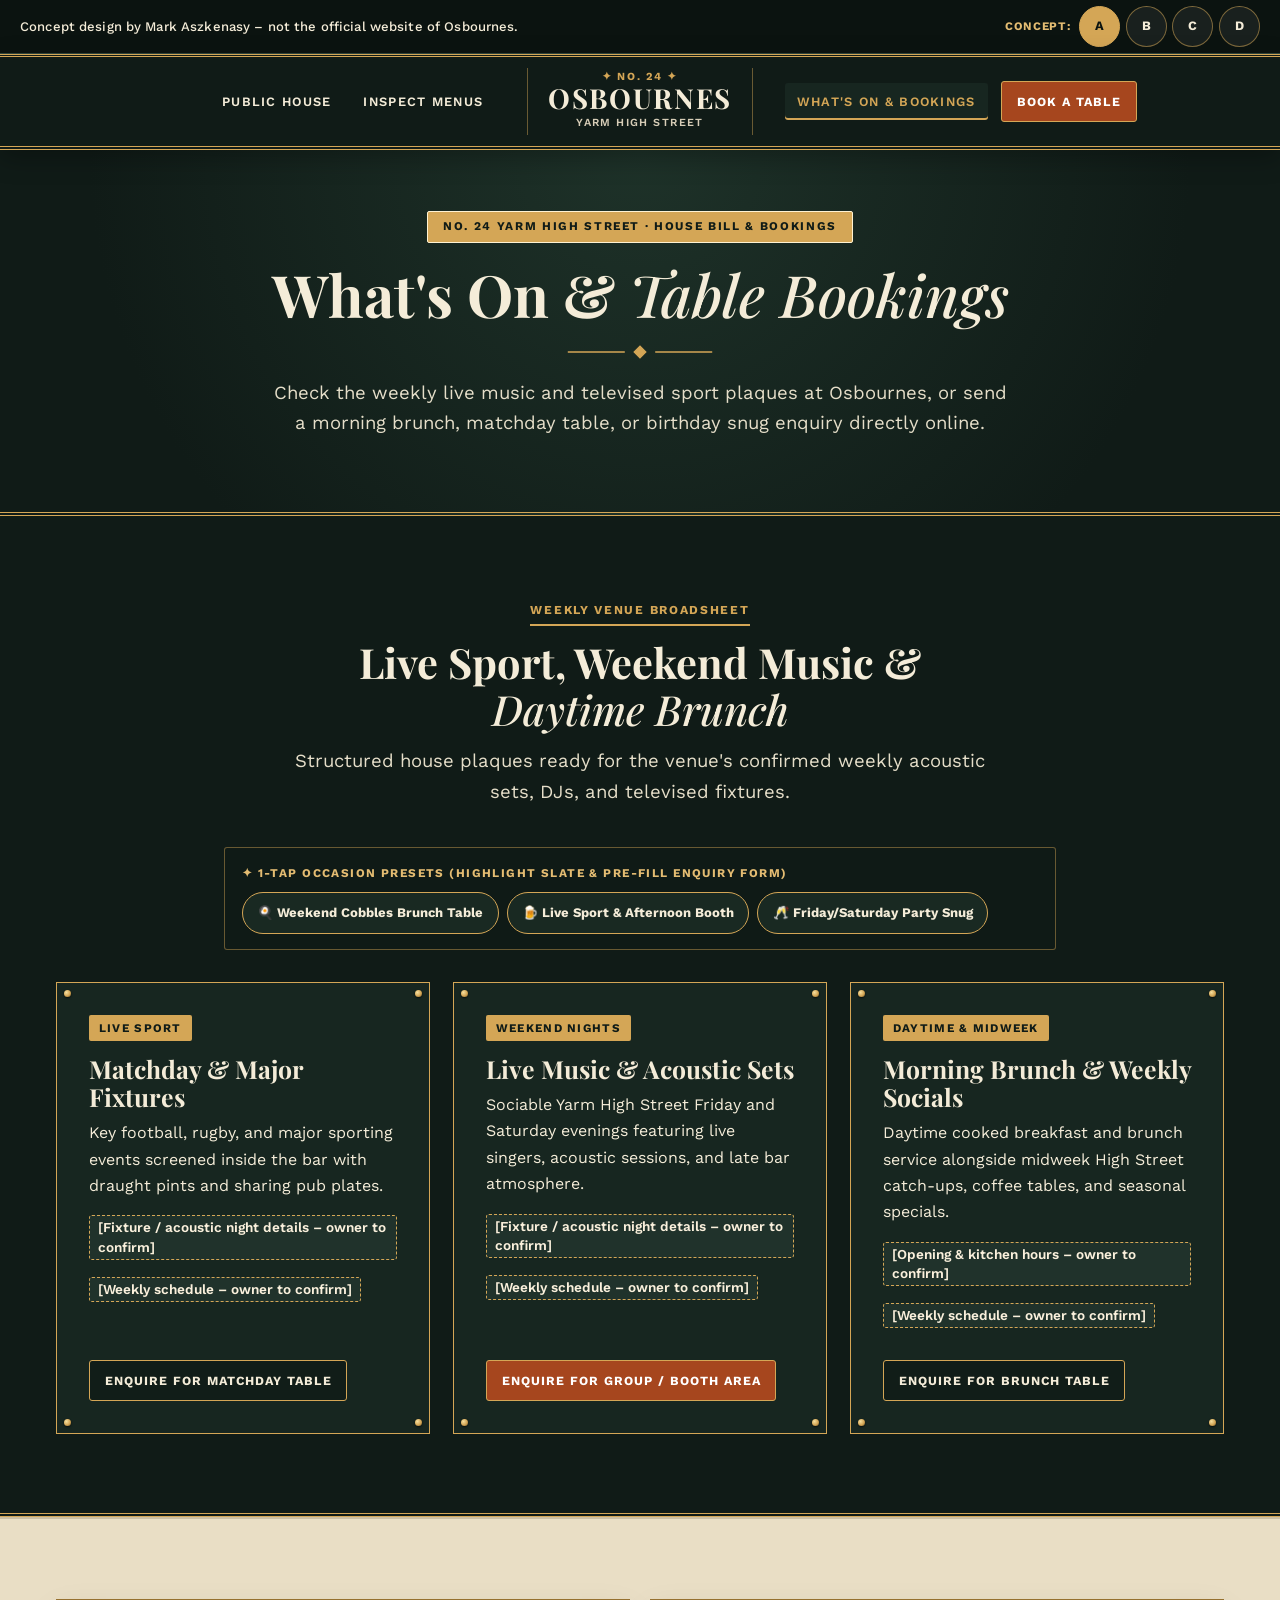
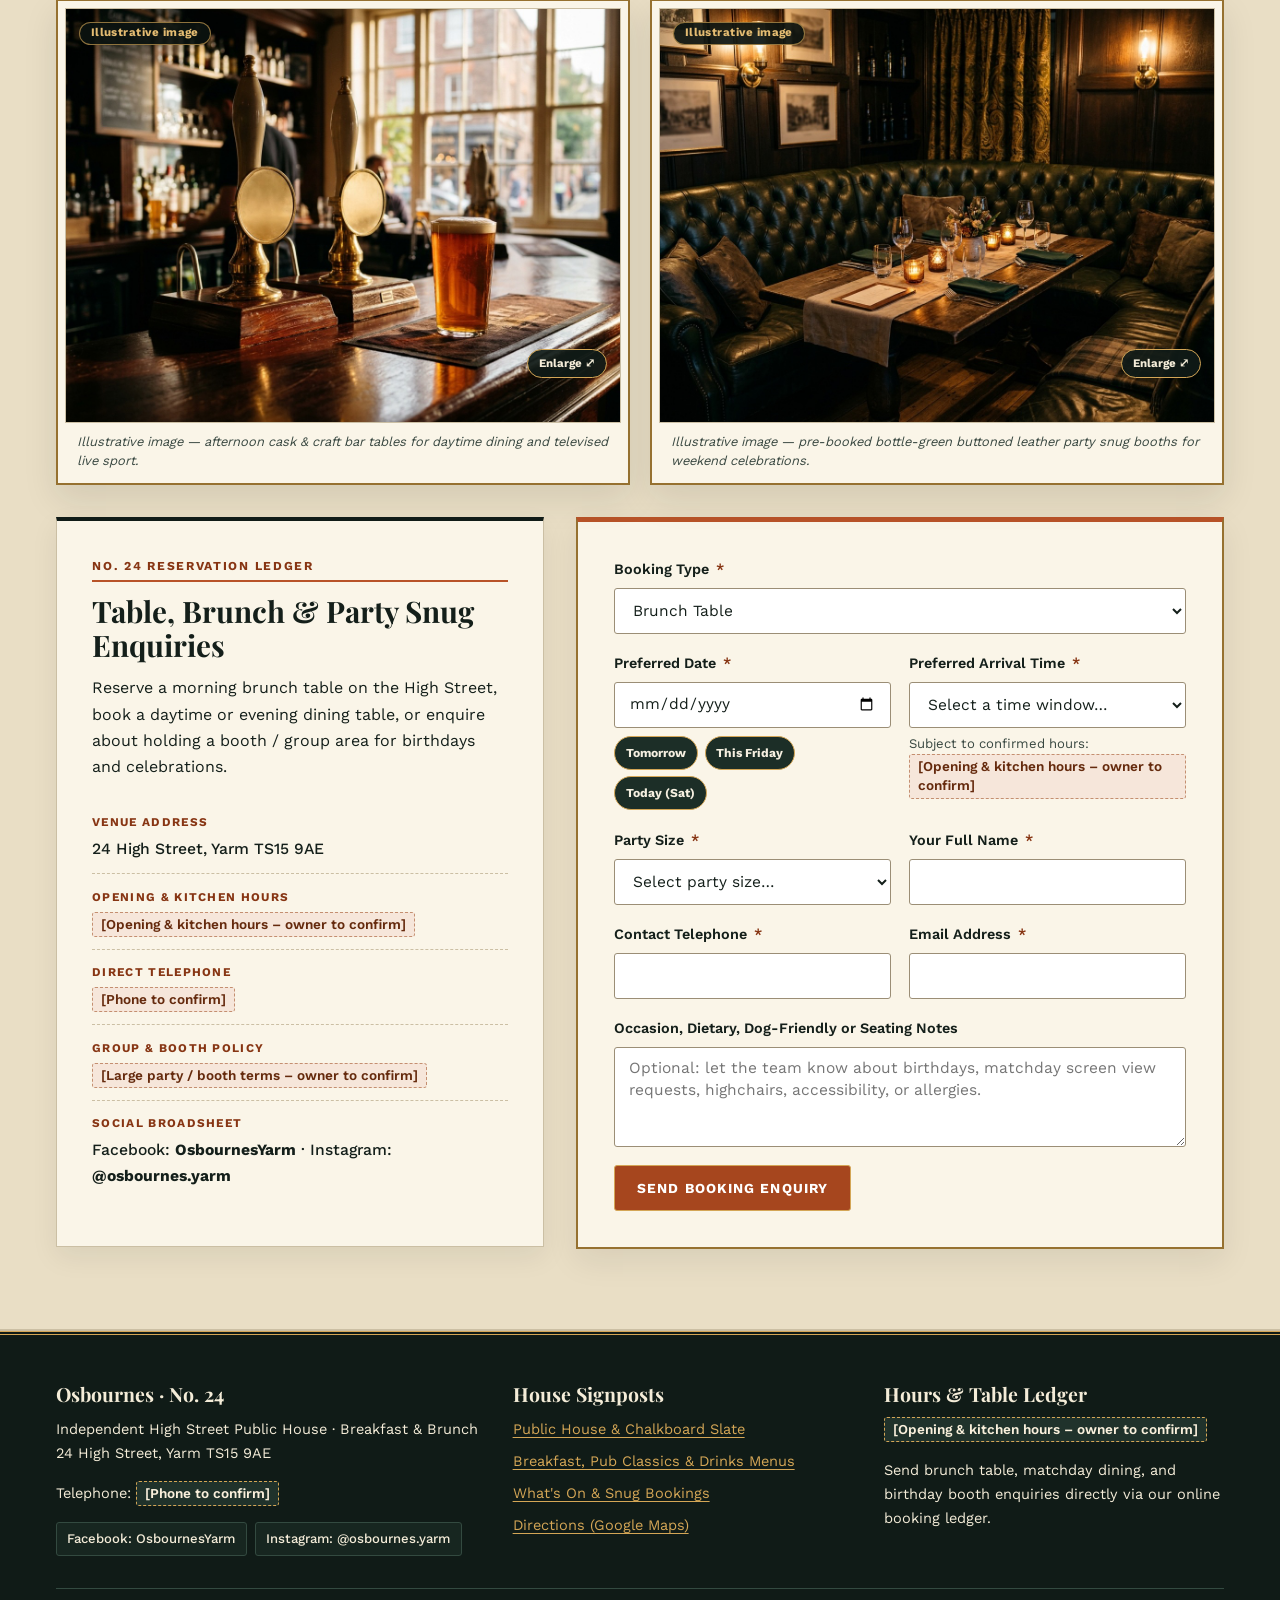
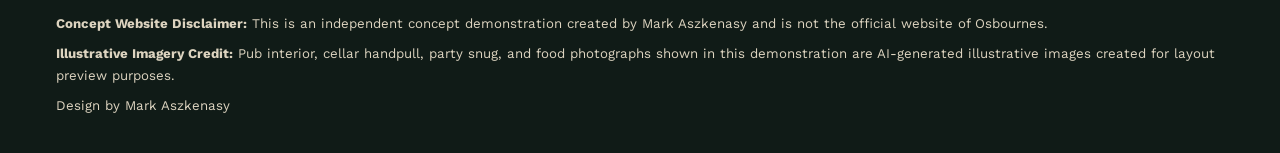
<file: whats-on-bookings.html>
<!DOCTYPE html>
<html lang="en-GB">
<head>
  <meta charset="utf-8">
  <meta name="viewport" content="width=device-width, initial-scale=1.0">
  <meta name="robots" content="noindex, nofollow">
  <meta name="theme-color" content="#0B1310">
  <title>What's On &amp; Snug Bookings | Osbournes — 24 High Street, Yarm</title>
  <meta name="description" content="Live sport, weekend music broadsheet and online brunch table, dining table or birthday booth booking enquiry form for Osbournes at 24 High Street, Yarm TS15 9AE.">
  <link rel="icon" href="favicon.svg" type="image/svg+xml">
  <link rel="stylesheet" href="css/styles.css">
</head>
<body>
  <a class="skip-link" href="#main-content">Skip to main content</a>

  <div class="concept-banner" role="region" aria-label="Concept website notice">
    <div class="concept-banner-inner">
      <p>Concept design by Mark Aszkenasy – not the official website of Osbournes.</p>
      <nav class="concept-switcher" aria-label="Concept version switcher">
        <span class="concept-switcher-label">Concept:</span>
        <a class="concept-pill is-active" href="index.html" aria-current="true">A</a>
        <a class="concept-pill" href="b/index.html">B</a>
        <a class="concept-pill" href="c/index.html">C</a>
        <a class="concept-pill" href="d/index.html">D</a>
      </nav>
    </div>
  </div>

  <!-- Symmetrical Gilded Pub Signboard Fascia -->
  <header class="site-header">
    <div class="fascia-inner">
      <a class="fascia-crest" href="index.html">
        <img class="fascia-crest-emblem" src="images/logo-mark.svg" alt="" width="44" height="44">
        <span class="fascia-crest-text">
          <span class="crest-no">✦ No. 24 ✦</span>
          <span class="crest-name">Osbournes</span>
          <span class="crest-street">Yarm High Street</span>
        </span>
      </a>

      <button class="nav-toggle" type="button" aria-expanded="false" aria-controls="primary-nav">
        <svg class="nav-toggle-icon" viewBox="0 0 24 24" fill="none" stroke="currentColor" stroke-width="2" aria-hidden="true">
          <path d="M4 7h16M4 12h16M4 17h16" stroke-linecap="round"/>
        </svg>
        <span class="nav-toggle-text">Menu</span>
      </button>

      <nav id="primary-nav" class="primary-nav" aria-label="Primary navigation">
        <ul class="nav-wing nav-wing-left">
          <li><a class="nav-link" href="index.html">Public House</a></li>
          <li><a class="nav-link" href="menus.html">Inspect Menus</a></li>
        </ul>
        <ul class="nav-wing nav-wing-right">
          <li><a class="nav-link" href="whats-on-bookings.html" aria-current="page">What's On &amp; Bookings</a></li>
          <li class="nav-cta-li"><a class="btn btn-copper btn-sm" href="#booking-enquiry">Book a Table</a></li>
        </ul>
      </nav>
    </div>
  </header>

  <main id="main-content">
    <!-- Centered Gilded Broadsheet Page Banner -->
    <section class="broadsheet-page-banner dark-panel">
      <div class="container">
        <span class="brass-ribbon-plaque">No. 24 Yarm High Street · House Bill &amp; Bookings</span>
        <h1>What's On &amp; <em>Table Bookings</em></h1>
        <svg class="mirror-divider-svg" viewBox="0 0 160 16" fill="none" stroke="currentColor" stroke-width="1.5" aria-hidden="true">
          <line x1="4" y1="8" x2="64" y2="8"/>
          <polygon points="80,2 86,8 80,14 74,8" fill="currentColor"/>
          <line x1="96" y1="8" x2="156" y2="8"/>
        </svg>
        <p class="lead">
          Check the weekly live music and televised sport plaques at Osbournes, or send a morning brunch, matchday table, or birthday snug enquiry directly online.
        </p>
      </div>
    </section>

    <!-- Brass-Pinned Live Music & Sport Schedule Plaques -->
    <section class="section section-coach dark-panel" style="border-top:none;" aria-labelledby="schedule-board-heading">
      <div class="container">
        <div style="text-align:center; max-width:44rem; margin:0 auto 2.5rem;">
          <span class="kicker">Weekly Venue Broadsheet</span>
          <h2 id="schedule-board-heading">Live Sport, Weekend Music &amp; <em>Daytime Brunch</em></h2>
          <p class="lead" style="margin:0 auto;">
            Structured house plaques ready for the venue's confirmed weekly acoustic sets, DJs, and televised fixtures.
          </p>
        </div>

        <div class="occasion-presets-wrap" style="max-width:52rem; margin:0 auto 2rem;" role="region" aria-label="1-tap occasion presets">
          <span class="occasion-presets-label">✦ 1-Tap Occasion Presets (Highlight Slate &amp; Pre-Fill Enquiry Form)</span>
          <div class="occasion-preset-row">
            <button type="button" class="occasion-preset-chip" data-occasion-preset="brunch" aria-pressed="false">🍳 Weekend Cobbles Brunch Table</button>
            <button type="button" class="occasion-preset-chip" data-occasion-preset="sport" aria-pressed="false">🍺 Live Sport &amp; Afternoon Booth</button>
            <button type="button" class="occasion-preset-chip" data-occasion-preset="snug" aria-pressed="false">🥂 Friday/Saturday Party Snug</button>
          </div>
        </div>

        <div class="bill-grid bill-grid-3">
          <article class="brass-panel" data-schedule-key="sport">
            <span class="brass-screw tl" aria-hidden="true"></span>
            <span class="brass-screw tr" aria-hidden="true"></span>
            <span class="brass-screw bl" aria-hidden="true"></span>
            <span class="brass-screw br" aria-hidden="true"></span>
            <span class="brass-tag">Live Sport</span>
            <h3>Matchday &amp; Major Fixtures</h3>
            <p>
              Key football, rugby, and major sporting events screened inside the bar with draught pints and sharing pub plates.
            </p>
            <p>
              <span class="ph">[Fixture / acoustic night details – owner to confirm]</span>
            </p>
            <p style="margin-bottom:1.1rem;">
              <span class="ph">[Weekly schedule – owner to confirm]</span>
            </p>
            <div class="pub-card-footer">
              <button type="button" class="btn btn-brass-outline btn-sm" data-booking-type="Dining Table">
                Enquire for Matchday Table
              </button>
            </div>
          </article>

          <article class="brass-panel" data-schedule-key="snug">
            <span class="brass-screw tl" aria-hidden="true"></span>
            <span class="brass-screw tr" aria-hidden="true"></span>
            <span class="brass-screw bl" aria-hidden="true"></span>
            <span class="brass-screw br" aria-hidden="true"></span>
            <span class="brass-tag">Weekend Nights</span>
            <h3>Live Music &amp; Acoustic Sets</h3>
            <p>
              Sociable Yarm High Street Friday and Saturday evenings featuring live singers, acoustic sessions, and late bar atmosphere.
            </p>
            <p>
              <span class="ph">[Fixture / acoustic night details – owner to confirm]</span>
            </p>
            <p style="margin-bottom:1.1rem;">
              <span class="ph">[Weekly schedule – owner to confirm]</span>
            </p>
            <div class="pub-card-footer">
              <button type="button" class="btn btn-copper btn-sm" data-booking-type="Birthday or Group Area">
                Enquire for Group / Booth Area
              </button>
            </div>
          </article>

          <article class="brass-panel" data-schedule-key="brunch">
            <span class="brass-screw tl" aria-hidden="true"></span>
            <span class="brass-screw tr" aria-hidden="true"></span>
            <span class="brass-screw bl" aria-hidden="true"></span>
            <span class="brass-screw br" aria-hidden="true"></span>
            <span class="brass-tag">Daytime &amp; Midweek</span>
            <h3>Morning Brunch &amp; Weekly Socials</h3>
            <p>
              Daytime cooked breakfast and brunch service alongside midweek High Street catch-ups, coffee tables, and seasonal specials.
            </p>
            <p>
              <span class="ph">[Opening &amp; kitchen hours – owner to confirm]</span>
            </p>
            <p style="margin-bottom:1.1rem;">
              <span class="ph">[Weekly schedule – owner to confirm]</span>
            </p>
            <div class="pub-card-footer">
              <button type="button" class="btn btn-brass-outline btn-sm" data-booking-type="Brunch Table">
                Enquire for Brunch Table
              </button>
            </div>
          </article>
        </div>
      </div>
    </section>

    <!-- Table & Party / Booth Booking Enquiry Form -->
    <section id="booking-enquiry" class="section section-parchment" aria-labelledby="enquiry-heading">
      <div class="container">
        <div class="lookbook-grid-2" aria-label="Cellar and party snug spaces">
          <figure class="pub-figure" data-lightbox-figure tabindex="0" role="button" aria-label="Enlarge illustrative cellar cask handpulls photograph">
            <div class="pub-figure-media-wrap">
              <span class="pub-ill-badge">Illustrative image</span>
              <span class="pub-zoom-pill" aria-hidden="true">Enlarge ⤢</span>
              <img
                src="images/detail-1.jpg"
                alt="Gleaming brass cask handpulls and amber pint on a polished mahogany bar in Georgian window light"
                width="1200"
                height="896"
                loading="lazy"
              >
            </div>
            <figcaption>
              Illustrative image — afternoon cask &amp; craft bar tables for daytime dining and televised live sport.
            </figcaption>
          </figure>

          <figure class="pub-figure" data-lightbox-figure tabindex="0" role="button" aria-label="Enlarge illustrative bottle-green party snug booth photograph">
            <div class="pub-figure-media-wrap">
              <span class="pub-ill-badge">Illustrative image</span>
              <span class="pub-zoom-pill" aria-hidden="true">Enlarge ⤢</span>
              <img
                src="images/detail-2.jpg"
                alt="Candlelit bottle-green buttoned leather party snug booth with brass lamp glow"
                width="1200"
                height="896"
                loading="lazy"
              >
            </div>
            <figcaption>
              Illustrative image — pre-booked bottle-green buttoned leather party snug booths for weekend celebrations.
            </figcaption>
          </figure>
        </div>
        <div class="enquiry-grid">
          <aside class="broadsheet-card" aria-label="Booking guidance and contact details">
            <span class="kicker">No. 24 Reservation Ledger</span>
            <h2 id="enquiry-heading" style="font-size:1.85rem;">Table, Brunch &amp; Party Snug Enquiries</h2>
            <p>
              Reserve a morning brunch table on the High Street, book a daytime or evening dining table, or enquire about holding a booth / group area for birthdays and celebrations.
            </p>

            <dl class="info-ledger">
              <div>
                <dt>Venue Address</dt>
                <dd>24 High Street, Yarm TS15 9AE</dd>
              </div>
              <div>
                <dt>Opening &amp; Kitchen Hours</dt>
                <dd><span class="ph">[Opening &amp; kitchen hours – owner to confirm]</span></dd>
              </div>
              <div>
                <dt>Direct Telephone</dt>
                <dd><span class="ph">[Phone to confirm]</span></dd>
              </div>
              <div>
                <dt>Group &amp; Booth Policy</dt>
                <dd><span class="ph">[Large party / booth terms – owner to confirm]</span></dd>
              </div>
              <div>
                <dt>Social Broadsheet</dt>
                <dd>Facebook: <strong>OsbournesYarm</strong> · Instagram: <strong>@osbournes.yarm</strong></dd>
              </div>
            </dl>
          </aside>

          <div class="form-board">
            <form data-demo-form novalidate>
              <div class="form-stack">
                <div class="field-group">
                  <label for="osb-type">Booking Type <span class="req-star" aria-hidden="true">*</span></label>
                  <select id="osb-type" name="booking_type" required aria-describedby="err-osb-type">
                    <option value="Brunch Table">Brunch Table</option>
                    <option value="Dining Table">Dining Table</option>
                    <option value="Birthday or Group Area">Birthday or Group Area</option>
                  </select>
                  <span id="err-osb-type" class="field-error" hidden></span>
                </div>

                <div class="form-stack form-two-col">
                  <div class="field-group">
                    <label for="osb-date">Preferred Date <span class="req-star" aria-hidden="true">*</span></label>
                    <input type="date" id="osb-date" name="preferred_date" required aria-describedby="err-osb-date">
                    <span id="err-osb-date" class="field-error" hidden></span>
                  </div>

                  <div class="field-group">
                    <label for="osb-time">Preferred Arrival Time <span class="req-star" aria-hidden="true">*</span></label>
                    <select id="osb-time" name="preferred_time" required aria-describedby="err-osb-time">
                      <option value="">Select a time window…</option>
                      <option value="09:30">09:30 (Morning Breakfast / Brunch)</option>
                      <option value="10:30">10:30 (Morning Breakfast / Brunch)</option>
                      <option value="11:30">11:30 (Late Brunch)</option>
                      <option value="13:00">13:00 (Lunchtime Table)</option>
                      <option value="15:00">15:00 (Afternoon Table / Sport)</option>
                      <option value="17:30">17:30 (Early Evening)</option>
                      <option value="19:30">19:30 (Evening Table / Group Area)</option>
                      <option value="20:30">20:30 (Weekend Evening / Booth)</option>
                    </select>
                    <span class="field-note">Subject to confirmed hours: <span class="ph">[Opening &amp; kitchen hours – owner to confirm]</span></span>
                    <span id="err-osb-time" class="field-error" hidden></span>
                  </div>
                </div>

                <div class="form-stack form-two-col">
                  <div class="field-group">
                    <label for="osb-guests">Party Size <span class="req-star" aria-hidden="true">*</span></label>
                    <select id="osb-guests" name="party_size" required aria-describedby="err-osb-guests">
                      <option value="">Select party size…</option>
                      <option value="2">2 guests</option>
                      <option value="3-4">3 – 4 guests</option>
                      <option value="5-6">5 – 6 guests</option>
                      <option value="7-10">7 – 10 guests</option>
                      <option value="11+">11+ guests (Birthday / Group Area)</option>
                    </select>
                    <span id="err-osb-guests" class="field-error" hidden></span>
                  </div>

                  <div class="field-group">
                    <label for="osb-name">Your Full Name <span class="req-star" aria-hidden="true">*</span></label>
                    <input type="text" id="osb-name" name="full_name" autocomplete="name" required aria-describedby="err-osb-name">
                    <span id="err-osb-name" class="field-error" hidden></span>
                  </div>
                </div>

                <div class="form-stack form-two-col">
                  <div class="field-group">
                    <label for="osb-phone">Contact Telephone <span class="req-star" aria-hidden="true">*</span></label>
                    <input type="tel" id="osb-phone" name="phone" autocomplete="tel" required aria-describedby="err-osb-phone">
                    <span id="err-osb-phone" class="field-error" hidden></span>
                  </div>

                  <div class="field-group">
                    <label for="osb-email">Email Address <span class="req-star" aria-hidden="true">*</span></label>
                    <input type="email" id="osb-email" name="email" autocomplete="email" required aria-describedby="err-osb-email">
                    <span id="err-osb-email" class="field-error" hidden></span>
                  </div>
                </div>

                <div class="field-group">
                  <label for="osb-notes">Occasion, Dietary, Dog-Friendly or Seating Notes</label>
                  <textarea
                    id="osb-notes"
                    name="booking_notes"
                    placeholder="Optional: let the team know about birthdays, matchday screen view requests, highchairs, accessibility, or allergies."
                  ></textarea>
                </div>

                <div>
                  <button type="submit" class="btn btn-copper">Send Booking Enquiry</button>
                </div>

                <div class="form-confirmation" role="status" aria-live="polite" hidden></div>
              </div>
            </form>
          </div>
        </div>
      </div>
    </section>
  </main>

  <footer class="site-footer dark-panel">
    <div class="container">
      <div class="footer-columns">
        <div>
          <h2 class="footer-title">Osbournes · No. 24</h2>
          <p>
            Independent High Street Public House · Breakfast &amp; Brunch<br>
            24 High Street, Yarm TS15 9AE
          </p>
          <p>
            Telephone: <span class="ph">[Phone to confirm]</span>
          </p>
          <div class="social-badges" aria-label="Social media handles">
            <span class="social-badge">Facebook: OsbournesYarm</span>
            <span class="social-badge">Instagram: @osbournes.yarm</span>
          </div>
        </div>

        <div>
          <h2 class="footer-title">House Signposts</h2>
          <ul class="footer-nav-list">
            <li><a href="index.html">Public House &amp; Chalkboard Slate</a></li>
            <li><a href="menus.html">Breakfast, Pub Classics &amp; Drinks Menus</a></li>
            <li><a href="whats-on-bookings.html">What's On &amp; Snug Bookings</a></li>
            <li>
              <a
                href="https://www.google.com/maps/search/?api=1&amp;query=Osbournes+24+High+Street+Yarm+TS15+9AE"
                target="_blank"
                rel="noopener noreferrer"
              >
                Directions (Google Maps)
              </a>
            </li>
          </ul>
        </div>

        <div>
          <h2 class="footer-title">Hours &amp; Table Ledger</h2>
          <p><span class="ph">[Opening &amp; kitchen hours – owner to confirm]</span></p>
          <p style="margin-bottom:0;">
            Send brunch table, matchday dining, and birthday booth enquiries directly via our online booking ledger.
          </p>
        </div>
      </div>

      <div class="footer-disclaimers">
        <p><strong>Concept Website Disclaimer:</strong> This is an independent concept demonstration created by Mark Aszkenasy and is not the official website of Osbournes.</p>
        <p><strong>Illustrative Imagery Credit:</strong> Pub interior, cellar handpull, party snug, and food photographs shown in this demonstration are AI-generated illustrative images created for layout preview purposes.</p>
        <p>Design by Mark Aszkenasy</p>
      </div>
    </div>
  </footer>

  <!-- Solid Frosted Sticky Mobile Action Bar -->
  <nav class="mobile-action-bar" aria-label="Quick venue actions">
    <a class="mobile-bar-btn" href="menus.html">Menus</a>
    <a class="mobile-bar-btn" href="index.html#find-us">Find Us</a>
    <a class="mobile-bar-btn bar-cta" href="#booking-enquiry">Book Table</a>
  </nav>

  <div id="micro-toast" class="micro-toast" role="status" aria-live="polite"></div>

  <dialog id="photo-lightbox" class="photo-lightbox" aria-label="Illustrative photograph preview">
    <div class="lightbox-shell">
      <div class="lightbox-topbar">
        <span class="lightbox-ill-tag">Illustrative image</span>
        <button type="button" class="lightbox-close" data-lightbox-close aria-label="Close photo preview">✕</button>
      </div>
      <div class="lightbox-stage">
        <img id="lightbox-img" src="images/detail-2.jpg" alt="" width="1200" height="896">
      </div>
      <div class="lightbox-foot">
        <p id="lightbox-caption" class="lightbox-caption"></p>
        <a class="btn btn-copper btn-sm" id="lightbox-cta" href="#booking-enquiry" data-lightbox-jump>Jump to Booking Form →</a>
      </div>
    </div>
  </dialog>

  <script src="js/main.js"></script>
</body>
</html>
</file>
<file: css/styles.css>
/* ==========================================================================
   Osbournes (No. 24 High Street, Yarm) — Victorian Gilded Public House Mirror,
   Tavern Signboard Fascia & Slate Chalkboard Broadsheet Stylesheet
   Deep Coach Green (#101B17) · Aged Gilded Brass (#D4A656) · Tavern Cream (#F4ECD8)
   Copper Ale (#B85328 / #A6461E) · Deep Oxblood (#3B1615) · WCAG AA/AAA Contrast
   Self-hosted Playfair Display & Work Sans WOFF2 only · Zero external requests
   ========================================================================== */

@font-face {
  font-family: 'Playfair Display';
  src: url('../fonts/playfair-latin.woff2') format('woff2');
  font-weight: 400 800;
  font-style: normal;
  font-display: swap;
}

@font-face {
  font-family: 'Playfair Display';
  src: url('../fonts/playfair-latin-italic.woff2') format('woff2');
  font-weight: 400 800;
  font-style: italic;
  font-display: swap;
}

@font-face {
  font-family: 'Work Sans';
  src: url('../fonts/work-sans-latin.woff2') format('woff2');
  font-weight: 300 700;
  font-style: normal;
  font-display: swap;
}

:root {
  --coach-green: #101B17;
  --coach-panel: #172620;
  --coach-slate: #141D19;
  --coach-border: #334A40;
  --oxblood: #3B1615;
  --oxblood-border: #6A2E2B;
  --tavern-cream: #F4ECD8;
  --parchment-warm: #E9DEC5;
  --broadsheet-paper: #FAF5E8;
  --brass: #D4A656;
  --brass-bright: #E4BC72;
  --brass-dim: #967130;
  --copper-ale: #B85328;
  --copper-btn: #A6461E;
  --copper-hover: #883614;
  --copper-ink: #873513;
  --ink: #141F1A;
  --ink-muted: #384740;
  --rule-broadsheet: #CBBFA4;

  --ph-bg: #F6E6DA;
  --ph-border: #C48F70;
  --ph-text: #652A0D;

  --font-display: 'Playfair Display', Georgia, 'Times New Roman', serif;
  --font-sans: 'Work Sans', -apple-system, BlinkMacSystemFont, 'Segoe UI', sans-serif;

  --radius-sharp: 3px;
  --container-max: 1240px;
}

*,
*::before,
*::after {
  box-sizing: border-box;
}

html {
  scroll-behavior: smooth;
  -webkit-text-size-adjust: 100%;
  max-width: 100%;
}

@media (prefers-reduced-motion: reduce) {
  html {
    scroll-behavior: auto;
  }
  *,
  *::before,
  *::after {
    animation-duration: 0.01ms !important;
    transition-duration: 0.01ms !important;
  }
}

body {
  margin: 0;
  background-color: var(--tavern-cream);
  color: var(--ink);
  font-family: var(--font-sans);
  font-size: 1rem;
  line-height: 1.65;
  font-weight: 400;
  max-width: 100%;
  overflow-x: clip;
  padding-bottom: 4.85rem;
}

@media (min-width: 960px) {
  body {
    padding-bottom: 0;
  }
}

img,
svg {
  display: block;
  max-width: 100%;
  height: auto;
}

a {
  color: var(--copper-ink);
  text-underline-offset: 0.2em;
  transition: color 0.16s ease, background-color 0.16s ease, border-color 0.16s ease;
}

a:hover {
  color: var(--ink);
}

:focus-visible {
  outline: 3px solid var(--copper-btn);
  outline-offset: 3px;
}

.dark-panel :focus-visible,
.site-header :focus-visible,
.concept-banner :focus-visible,
.mobile-action-bar :focus-visible {
  outline: 3px solid var(--brass);
  outline-offset: 3px;
}

/* Skip Link */
.skip-link {
  position: absolute;
  left: 0.75rem;
  top: -100px;
  z-index: 2200;
  background-color: var(--copper-btn);
  color: #FFFFFF;
  padding: 0.65rem 1.1rem;
  border-radius: var(--radius-sharp);
  font-weight: 600;
  text-decoration: none;
}

.skip-link:focus {
  top: 0.75rem;
}

/* 1. Persistent Slim Top Concept Banner (<= 84px at 390px, >= 40px pills) */
.concept-banner {
  background-color: #0B1310;
  color: var(--tavern-cream);
  font-size: 0.75rem;
  line-height: 1.3;
  padding: 0.32rem 0.7rem;
  border-bottom: 1px solid var(--coach-border);
  overflow-wrap: anywhere;
}

.concept-banner-inner {
  max-width: var(--container-max);
  margin: 0 auto;
  display: flex;
  flex-direction: row;
  align-items: center;
  justify-content: space-between;
  gap: 0.55rem;
  text-align: left;
}

.concept-banner p {
  margin: 0;
  font-weight: 500;
  letter-spacing: 0.01em;
  flex: 1 1 auto;
  min-width: 0;
}

.concept-switcher {
  display: inline-flex;
  align-items: center;
  flex-wrap: nowrap;
  justify-content: flex-end;
  gap: 0.25rem;
  flex-shrink: 0;
}

.concept-switcher-label {
  display: none;
  font-size: 0.72rem;
  font-weight: 700;
  text-transform: uppercase;
  letter-spacing: 0.08em;
  color: var(--brass-bright);
  margin-right: 0.15rem;
}

@media (min-width: 680px) {
  .concept-banner {
    font-size: 0.82rem;
    padding: 0.38rem 0.85rem;
  }
  .concept-switcher-label {
    display: inline;
  }
  .concept-switcher {
    gap: 0.35rem;
  }
}

.concept-pill {
  display: inline-flex;
  align-items: center;
  justify-content: center;
  min-width: 41px;
  min-height: 41px;
  padding: 0 0.5rem;
  border-radius: 999px;
  border: 1px solid rgba(212, 166, 86, 0.55);
  background-color: rgba(255, 255, 255, 0.06);
  color: var(--tavern-cream);
  font-family: var(--font-sans);
  font-size: 0.8rem;
  font-weight: 700;
  text-decoration: none;
  line-height: 1;
}

.concept-pill:hover {
  background-color: rgba(212, 166, 86, 0.22);
  color: #FFFFFF;
}

.concept-pill.is-active,
.concept-pill[aria-current="page"],
.concept-pill[aria-current="true"] {
  background-color: var(--brass);
  color: #0B1310;
  border-color: var(--brass);
}

/* Containers & Sections */
.container {
  width: 100%;
  max-width: var(--container-max);
  margin: 0 auto;
  padding-left: clamp(1rem, 3.8vw, 2.25rem);
  padding-right: clamp(1rem, 3.8vw, 2.25rem);
}

.section {
  padding-top: clamp(3.5rem, 6.2vw, 5.5rem);
  padding-bottom: clamp(3.5rem, 6.2vw, 5.5rem);
}

.section-parchment {
  background-color: var(--parchment-warm);
  border-top: 2px solid var(--rule-broadsheet);
  border-bottom: 2px solid var(--rule-broadsheet);
}

.section-coach {
  background-color: var(--coach-green);
  color: var(--tavern-cream);
  border-top: 4px double var(--brass);
  border-bottom: 4px double var(--brass);
}

/* Typography */
h1,
h2,
h3,
h4 {
  font-family: var(--font-display);
  font-weight: 700;
  line-height: 1.14;
  margin-top: 0;
  color: var(--ink);
}

.dark-panel h1,
.dark-panel h2,
.dark-panel h3,
.dark-panel h4 {
  color: var(--tavern-cream);
}

h1 {
  font-size: clamp(2.1rem, 4.6vw, 3.65rem);
  margin-bottom: 1rem;
}

h1 em,
h2 em,
h3 em {
  font-style: italic;
  font-weight: 500;
}

h2 {
  font-size: clamp(1.75rem, 3.3vw, 2.6rem);
  margin-bottom: 0.85rem;
}

h3 {
  font-size: clamp(1.25rem, 2.1vw, 1.55rem);
  margin-bottom: 0.55rem;
}

p {
  margin-top: 0;
  margin-bottom: 1rem;
}

.kicker {
  display: inline-block;
  font-family: var(--font-sans);
  font-size: 0.76rem;
  font-weight: 700;
  text-transform: uppercase;
  letter-spacing: 0.14em;
  color: var(--copper-ink);
  margin-bottom: 0.75rem;
  padding-bottom: 0.25rem;
  border-bottom: 2px solid var(--copper-ale);
}

.dark-panel .kicker {
  color: var(--brass);
  border-bottom-color: var(--brass);
}

.lead {
  font-size: clamp(1.03rem, 1.45vw, 1.18rem);
  color: var(--ink-muted);
  max-width: 62ch;
}

.dark-panel .lead {
  color: #E5DEC9;
}

/* Placeholder Tags (.ph) — Strict Overflow & Contrast Compliance */
.ph {
  display: inline-block;
  max-width: 100%;
  background-color: var(--ph-bg);
  color: var(--ph-text);
  border: 1px dashed var(--ph-border);
  border-radius: var(--radius-sharp);
  padding: 0.13rem 0.5rem;
  font-family: var(--font-sans);
  font-size: 0.85rem;
  font-weight: 600;
  line-height: 1.4;
  overflow-wrap: anywhere;
  word-break: break-word;
  vertical-align: baseline;
}

.dark-panel .ph {
  background-color: #20322B;
  color: #FAF0DC;
  border-color: var(--brass);
}

/* ==========================================================================
   2. Bespoke Header Architecture — Symmetrical Gilded Pub Signboard Fascia
   Double-brass top/bottom borders; links split symmetrically left & right
   of central ornate "No. 24 · OSBOURNES · YARM HIGH STREET" Tavern Crest!
   ========================================================================== */
.site-header {
  background-color: var(--coach-green);
  color: var(--tavern-cream);
  border-top: 3px double var(--brass);
  border-bottom: 4px double var(--brass);
  position: sticky;
  top: 0;
  z-index: 1000;
  box-shadow: 0 8px 24px rgba(0, 0, 0, 0.28);
}

.fascia-inner {
  max-width: var(--container-max);
  margin: 0 auto;
  padding: 0.5rem clamp(0.85rem, 3.5vw, 2.25rem);
  display: flex;
  align-items: center;
  justify-content: space-between;
  gap: 0.75rem;
  min-height: 4.8rem;
  position: relative;
}

.fascia-crest {
  display: inline-flex;
  align-items: center;
  gap: 0.7rem;
  text-decoration: none;
  color: var(--tavern-cream);
  min-width: 0;
}

.fascia-crest:hover {
  color: var(--brass);
}

.fascia-crest-emblem {
  width: 2.65rem;
  height: 2.65rem;
  flex-shrink: 0;
}

.fascia-crest-text {
  display: flex;
  flex-direction: column;
  min-width: 0;
}

.crest-no {
  font-family: var(--font-sans);
  font-size: 0.68rem;
  font-weight: 700;
  text-transform: uppercase;
  letter-spacing: 0.16em;
  color: var(--brass);
  line-height: 1.1;
}

.crest-name {
  font-family: var(--font-display);
  font-size: clamp(1.22rem, 2.6vw, 1.72rem);
  font-weight: 700;
  letter-spacing: 0.06em;
  text-transform: uppercase;
  line-height: 1.08;
  color: var(--tavern-cream);
}

.crest-street {
  font-family: var(--font-sans);
  font-size: 0.68rem;
  font-weight: 600;
  text-transform: uppercase;
  letter-spacing: 0.13em;
  color: #D8CEB8;
  margin-top: 0.12rem;
}

.nav-toggle {
  display: inline-flex;
  align-items: center;
  justify-content: center;
  gap: 0.42rem;
  min-height: 44px;
  min-width: 44px;
  padding: 0.48rem 0.85rem;
  background-color: var(--coach-panel);
  color: var(--tavern-cream);
  border: 1.5px solid var(--brass);
  border-radius: var(--radius-sharp);
  font-family: var(--font-sans);
  font-size: 0.8rem;
  font-weight: 700;
  text-transform: uppercase;
  letter-spacing: 0.1em;
  cursor: pointer;
  flex-shrink: 0;
}

.nav-toggle:hover {
  background-color: #22372F;
  color: var(--brass);
}

.nav-toggle-icon {
  width: 1.1rem;
  height: 1.1rem;
}

.primary-nav {
  display: none;
  position: absolute;
  top: 100%;
  left: 0;
  right: 0;
  background-color: var(--coach-green);
  border-bottom: 4px double var(--brass);
  box-shadow: 0 22px 40px rgba(0, 0, 0, 0.45);
  padding: 0.85rem clamp(1rem, 3.8vw, 2.25rem) 1.35rem;
}

.primary-nav.is-open {
  display: block;
}

.nav-wing {
  list-style: none;
  margin: 0;
  padding: 0;
  display: flex;
  flex-direction: column;
  gap: 0.25rem;
}

.nav-wing + .nav-wing {
  margin-top: 0.25rem;
}

.nav-link {
  display: block;
  padding: 0.72rem 0.85rem;
  border-radius: var(--radius-sharp);
  text-decoration: none;
  color: var(--tavern-cream);
  font-weight: 600;
  font-size: 0.88rem;
  text-transform: uppercase;
  letter-spacing: 0.09em;
}

.nav-link:hover,
.nav-link[aria-current="page"] {
  background-color: var(--coach-panel);
  color: var(--brass);
}

.nav-link[aria-current="page"] {
  border-left: 3px solid var(--brass);
}

.nav-cta-li {
  margin-top: 0.5rem;
}

@media (min-width: 960px) {
  .nav-toggle {
    display: none;
  }

  .fascia-inner {
    display: grid;
    grid-template-columns: 1fr auto 1fr;
    align-items: center;
    gap: 1.5rem;
    padding-top: 0.65rem;
    padding-bottom: 0.65rem;
    min-height: 5.5rem;
  }

  .fascia-crest {
    grid-column: 2;
    grid-row: 1;
    z-index: 2;
    flex-direction: column;
    text-align: center;
    gap: 0.15rem;
    padding: 0.2rem 1.25rem;
    border-left: 1px solid rgba(212, 166, 86, 0.45);
    border-right: 1px solid rgba(212, 166, 86, 0.45);
  }

  .fascia-crest-emblem {
    display: none;
  }

  .fascia-crest-text {
    align-items: center;
  }

  .primary-nav {
    display: grid;
    grid-column: 1 / -1;
    grid-row: 1;
    grid-template-columns: 1fr 15.5rem 1fr;
    align-items: center;
    gap: 1.5rem;
    position: static;
    background: transparent;
    border-bottom: none;
    box-shadow: none;
    padding: 0;
    pointer-events: none;
  }

  @supports (grid-template-columns: subgrid) {
    .primary-nav {
      grid-template-columns: subgrid;
    }
  }

  .nav-wing {
    flex-direction: row;
    align-items: center;
    gap: 0.5rem;
    pointer-events: auto;
  }

  .nav-wing + .nav-wing {
    margin-top: 0;
  }

  .nav-wing-left {
    grid-column: 1;
    justify-content: flex-end;
    padding-right: 0.5rem;
  }

  .nav-wing-right {
    grid-column: 3;
    justify-content: flex-start;
    padding-left: 0.5rem;
  }

  .nav-link {
    padding: 0.48rem 0.75rem;
    font-size: 0.8rem;
    letter-spacing: 0.1em;
    white-space: nowrap;
  }

  .nav-cta-li .btn {
    white-space: nowrap;
  }

  .nav-link[aria-current="page"] {
    border-left: none;
    box-shadow: inset 0 -2px 0 var(--brass);
  }

  .nav-cta-li {
    margin-top: 0;
    margin-left: 0.35rem;
  }
}

@media (min-width: 960px) and (max-width: 1180px) {
  .fascia-inner {
    gap: 0.75rem;
  }
  .fascia-crest {
    padding: 0.2rem 0.85rem;
  }
  .crest-name {
    font-size: 1.35rem;
  }
  .nav-wing {
    gap: 0.3rem;
  }
  .nav-link {
    padding: 0.44rem 0.55rem;
    font-size: 0.74rem;
    letter-spacing: 0.06em;
  }
  .nav-cta-li .btn {
    padding: 0.5rem 0.85rem;
    font-size: 0.75rem;
    min-height: 40px;
  }
}

/* ==========================================================================
   Buttons — Brass & Copper Public House Craft
   ========================================================================== */
.btn {
  display: inline-flex;
  align-items: center;
  justify-content: center;
  gap: 0.5rem;
  min-height: 46px;
  padding: 0.72rem 1.35rem;
  border-radius: var(--radius-sharp);
  font-family: var(--font-sans);
  font-size: 0.86rem;
  font-weight: 700;
  text-transform: uppercase;
  letter-spacing: 0.08em;
  line-height: 1.25;
  text-decoration: none;
  border: 1.5px solid transparent;
  cursor: pointer;
  text-align: center;
  max-width: 100%;
  overflow-wrap: anywhere;
}

.btn-copper {
  background-color: var(--copper-btn);
  border-color: var(--brass);
  color: #FFFFFF;
}

.btn-copper:hover {
  background-color: var(--copper-hover);
  border-color: var(--brass-bright);
  color: #FFFFFF;
}

.btn-brass-outline {
  background-color: rgba(16, 27, 23, 0.78);
  color: var(--tavern-cream);
  border-color: var(--brass);
}

.btn-brass-outline:hover {
  background-color: var(--brass);
  color: var(--coach-green);
}

.btn-racing {
  background-color: var(--coach-green);
  color: var(--tavern-cream);
  border-color: var(--coach-green);
}

.btn-racing:hover {
  background-color: var(--coach-panel);
  color: var(--brass);
}

.btn-ink-outline {
  background-color: transparent;
  color: var(--ink);
  border-color: var(--ink);
}

.btn-ink-outline:hover {
  background-color: var(--ink);
  color: var(--tavern-cream);
}

.btn-sm {
  min-height: 41px;
  padding: 0.48rem 0.92rem;
  font-size: 0.78rem;
}

.btn-row {
  display: flex;
  flex-wrap: wrap;
  gap: 0.85rem;
  margin-top: 1.5rem;
}

.btn-row-center {
  justify-content: center;
}

/* ==========================================================================
   3. Hero Spatial Composition — Ornate Chamfered Gilded Pub-Mirror Stage
      + Custom SVG Brass Filigree Corners + Three Brass-Pinned Tavern Plaques
   ========================================================================== */
.pub-mirror-stage-section {
  background:
    radial-gradient(circle at 50% 0%, #1D3028 0%, #101B17 70%);
  color: var(--tavern-cream);
  padding-top: clamp(1.5rem, 3.5vw, 2.75rem);
  padding-bottom: clamp(2.75rem, 5.5vw, 4.5rem);
  border-bottom: 4px double var(--brass);
}

.victorian-mirror-frame {
  position: relative;
  border: 2px solid var(--brass);
  padding: clamp(0.45rem, 1.2vw, 0.75rem);
  background: linear-gradient(145deg, #251B12 0%, #101B17 50%, #251B12 100%);
  box-shadow: 0 26px 56px rgba(0, 0, 0, 0.5);
}

.mirror-bevel {
  position: relative;
  border: 1.5px solid rgba(212, 166, 86, 0.82);
  overflow: hidden;
  min-height: clamp(24rem, 48vw, 33.5rem);
  display: flex;
  flex-direction: column;
  justify-content: center;
  align-items: center;
  padding: clamp(2.5rem, 5.5vw, 4.5rem) clamp(1.25rem, 4.5vw, 3.5rem) clamp(3.6rem, 6.5vw, 5.2rem);
  text-align: center;
}

.mirror-bg-figure {
  margin: 0;
  position: absolute;
  inset: 0;
  z-index: 0;
}

.mirror-bg-figure img {
  width: 100%;
  height: 100%;
  object-fit: cover;
  object-position: center;
}

.mirror-bg-figure::after {
  content: "";
  position: absolute;
  inset: 0;
  background:
    radial-gradient(circle at 50% 45%, rgba(12, 20, 17, 0.66) 0%, rgba(10, 17, 14, 0.88) 100%),
    linear-gradient(180deg, rgba(12, 20, 17, 0.84) 0%, rgba(12, 20, 17, 0.64) 48%, rgba(12, 20, 17, 0.88) 100%);
}

/* Custom Inline SVG Brass Filigree Corner Flourishes */
.mirror-filigree {
  position: absolute;
  width: clamp(2.1rem, 4.5vw, 3.4rem);
  height: clamp(2.1rem, 4.5vw, 3.4rem);
  z-index: 3;
  pointer-events: none;
  color: var(--brass);
}

.mirror-filigree.tl {
  top: 0.45rem;
  left: 0.45rem;
}

.mirror-filigree.tr {
  top: 0.45rem;
  right: 0.45rem;
  transform: scaleX(-1);
}

.mirror-filigree.bl {
  bottom: 0.45rem;
  left: 0.45rem;
  transform: scaleY(-1);
}

.mirror-filigree.br {
  bottom: 0.45rem;
  right: 0.45rem;
  transform: scale(-1, -1);
}

.mirror-broadsheet-copy {
  position: relative;
  z-index: 2;
  max-width: 48rem;
  margin: 0 auto;
}

.brass-ribbon-plaque {
  display: inline-block;
  background-color: var(--brass);
  color: #101B17;
  font-family: var(--font-sans);
  font-size: 0.74rem;
  font-weight: 800;
  text-transform: uppercase;
  letter-spacing: 0.14em;
  padding: 0.32rem 0.95rem;
  border: 1px solid #FFF2D2;
  border-radius: 2px;
  margin-bottom: 1.15rem;
}

.mirror-broadsheet-copy h1 {
  color: #FAF5E8;
  text-shadow: 0 2px 16px rgba(0, 0, 0, 0.55);
  margin-bottom: 1rem;
}

.mirror-broadsheet-copy h1 em {
  color: var(--brass-bright);
}

.mirror-lead {
  font-size: clamp(1rem, 1.45vw, 1.18rem);
  color: #F4ECD8;
  max-width: 56ch;
  margin: 0 auto 0.25rem;
}

.mirror-divider-svg {
  width: 9.5rem;
  height: 1rem;
  margin: 0.9rem auto 1.1rem;
  color: var(--brass);
}

.mirror-caption-plate {
  position: absolute;
  left: 50%;
  transform: translateX(-50%);
  bottom: 1.65rem;
  z-index: 3;
  background-color: rgba(12, 20, 17, 0.92);
  color: #E8E0CC;
  border: 1px solid rgba(212, 166, 86, 0.55);
  padding: 0.22rem 0.75rem;
  font-size: 0.72rem;
  letter-spacing: 0.02em;
  line-height: 1.35;
  width: max-content;
  max-width: calc(100% - 5rem);
}

@media (max-width: 819px) {
  .mirror-caption-plate {
    bottom: 0.75rem;
    max-width: calc(100% - 4rem);
  }
}

/* Three Physical Brass-Pinned Tavern Plaques Docked Across Base of Mirror */
.tavern-plaques-dock {
  display: grid;
  grid-template-columns: 1fr;
  gap: 0.95rem;
  margin-top: 1rem;
  position: relative;
  z-index: 4;
}

@media (min-width: 820px) {
  .tavern-plaques-dock {
    grid-template-columns: repeat(3, minmax(0, 1fr));
    margin-top: -1.35rem;
    padding: 0 clamp(0.75rem, 2.5vw, 2rem);
  }
}

.tavern-plaque {
  position: relative;
  background: linear-gradient(180deg, #1B2B24 0%, #121E19 100%);
  border: 1.5px solid var(--brass);
  padding: 1.25rem 1.35rem;
  box-shadow: 0 12px 26px rgba(0, 0, 0, 0.36);
  min-width: 0;
}

.tavern-plaque-oxblood {
  background: linear-gradient(180deg, #3B1615 0%, #260E0D 100%);
}

/* Four Physical Brass Screw-Head Rivets on Every Tavern Plaque */
.brass-screw {
  position: absolute;
  width: 7px;
  height: 7px;
  border-radius: 50%;
  background: radial-gradient(circle at 35% 35%, #F6DF9E 0%, #D4A656 55%, #75551E 100%);
  box-shadow: 0 1px 2px rgba(0, 0, 0, 0.65);
}

.brass-screw.tl { top: 7px; left: 7px; }
.brass-screw.tr { top: 7px; right: 7px; }
.brass-screw.bl { bottom: 7px; left: 7px; }
.brass-screw.br { bottom: 7px; right: 7px; }

.plaque-kicker {
  display: block;
  font-size: 0.7rem;
  font-weight: 800;
  text-transform: uppercase;
  letter-spacing: 0.15em;
  color: var(--brass);
  margin-bottom: 0.3rem;
}

.plaque-title {
  font-family: var(--font-display);
  font-size: 1.22rem;
  color: #FAF5E8;
  margin-bottom: 0.35rem;
}

.plaque-desc {
  font-size: 0.87rem;
  color: #DFD7C4;
  margin: 0;
  line-height: 1.45;
}

/* ==========================================================================
   4. Signature Section — "The High Street Chalkboard Slate"
   Framed slate pub chalkboard with hand-ruled chalk dividers & vibe filter
   ========================================================================== */
.chalkboard-frame {
  background: linear-gradient(145deg, #2C1C12 0%, #1B120C 100%);
  border: 3px solid var(--brass);
  padding: clamp(0.55rem, 1.5vw, 0.95rem);
  box-shadow: 0 22px 48px rgba(16, 27, 23, 0.22);
}

.chalkboard-slate {
  background-color: var(--coach-slate);
  background-image:
    radial-gradient(rgba(244, 236, 216, 0.04) 1px, transparent 0);
  background-size: 18px 18px;
  border: 2px dashed rgba(244, 236, 216, 0.34);
  padding: clamp(1.35rem, 3.8vw, 2.75rem);
  color: var(--tavern-cream);
}

.chalk-header {
  text-align: center;
  max-width: 44rem;
  margin: 0 auto 1.75rem;
  padding-bottom: 1.35rem;
  border-bottom: 2px double rgba(244, 236, 216, 0.32);
}

.chalk-eyebrow {
  display: inline-block;
  font-size: 0.75rem;
  font-weight: 700;
  text-transform: uppercase;
  letter-spacing: 0.16em;
  color: var(--brass-bright);
  margin-bottom: 0.5rem;
}

.chalk-filter-bar {
  display: flex;
  flex-wrap: wrap;
  justify-content: center;
  gap: 0.5rem;
  margin-bottom: 1rem;
}

.chalk-filter-btn {
  min-height: 42px;
  padding: 0.45rem 0.95rem;
  background-color: rgba(255, 255, 255, 0.04);
  color: var(--tavern-cream);
  border: 1.5px solid rgba(244, 236, 216, 0.38);
  border-radius: var(--radius-sharp);
  font-family: var(--font-sans);
  font-size: 0.82rem;
  font-weight: 700;
  text-transform: uppercase;
  letter-spacing: 0.07em;
  cursor: pointer;
  transition: all 0.16s ease;
}

.chalk-filter-btn:hover {
  border-color: var(--brass);
  color: var(--brass-bright);
}

.chalk-filter-btn[aria-pressed="true"] {
  background-color: var(--brass);
  border-color: var(--brass);
  color: #101B17;
}

.chalk-status-line {
  text-align: center;
  font-size: 0.85rem;
  color: #D8D0BE;
  margin-bottom: 1.5rem;
  font-style: italic;
}

.chalk-entries-grid {
  display: grid;
  grid-template-columns: 1fr;
  gap: 1.15rem;
}

@media (min-width: 820px) {
  .chalk-entries-grid {
    grid-template-columns: repeat(2, minmax(0, 1fr));
  }
}

.chalk-entry {
  background-color: rgba(10, 16, 13, 0.55);
  border: 1px solid rgba(244, 236, 216, 0.25);
  border-left: 4px solid var(--brass);
  padding: 1.25rem 1.35rem;
  display: flex;
  flex-direction: column;
  gap: 0.5rem;
  min-width: 0;
}

.chalk-entry[hidden] {
  display: none;
}

.chalk-entry-tag {
  font-size: 0.72rem;
  font-weight: 700;
  text-transform: uppercase;
  letter-spacing: 0.13em;
  color: var(--brass-bright);
}

.chalk-entry h3 {
  font-size: 1.3rem;
  color: #FAF5E8;
  margin-bottom: 0.15rem;
}

.chalk-entry p {
  font-size: 0.91rem;
  color: #E2DAC8;
  margin-bottom: 0.35rem;
}

.chalk-entry-foot {
  margin-top: auto;
  padding-top: 0.65rem;
  border-top: 1px dashed rgba(244, 236, 216, 0.22);
  display: flex;
  flex-wrap: wrap;
  align-items: center;
  justify-content: space-between;
  gap: 0.6rem;
}

/* ==========================================================================
   5. Public House Menu & Snug Broadsheet Ledger (index.html)
   ========================================================================== */
.broadsheet-ledger-grid {
  display: grid;
  grid-template-columns: 1fr;
  gap: clamp(2rem, 4.5vw, 3.25rem);
  align-items: start;
}

@media (min-width: 940px) {
  .broadsheet-ledger-grid {
    grid-template-columns: minmax(0, 0.96fr) minmax(0, 1.04fr);
  }
}

.pub-figure {
  margin: 0;
  position: relative;
  background-color: var(--broadsheet-paper);
  border: 2px solid var(--brass-dim);
  padding: 0.45rem;
  box-shadow: 0 14px 32px rgba(20, 31, 26, 0.1);
  min-width: 0;
}

.pub-figure img {
  width: 100%;
  height: auto;
  object-fit: cover;
  aspect-ratio: 1200 / 896;
  border: 1px solid var(--rule-broadsheet);
}

.pub-figure figcaption {
  padding: 0.65rem 0.75rem 0.3rem;
  color: var(--ink-muted);
  font-size: 0.81rem;
  line-height: 1.45;
  font-style: italic;
}

/* Brass-Cornered Broadsheet Cards */
.broadsheet-card {
  position: relative;
  background-color: var(--broadsheet-paper);
  border: 1.5px solid var(--rule-broadsheet);
  border-top: 4px solid var(--coach-green);
  padding: clamp(1.4rem, 3.2vw, 2.2rem);
  box-shadow: 0 10px 26px rgba(20, 31, 26, 0.07);
  display: flex;
  flex-direction: column;
  min-width: 0;
}

.broadsheet-card-copper {
  border-top-color: var(--copper-ale);
}

.info-ledger {
  margin: 1rem 0 1.35rem;
  display: grid;
  gap: 0.85rem;
}

.info-ledger > div {
  padding-bottom: 0.75rem;
  border-bottom: 1px dashed var(--rule-broadsheet);
}

.info-ledger > div:last-child {
  padding-bottom: 0;
  border-bottom: none;
}

.info-ledger dt {
  font-size: 0.74rem;
  font-weight: 700;
  text-transform: uppercase;
  letter-spacing: 0.11em;
  color: var(--copper-ink);
}

.info-ledger dd {
  margin: 0.2rem 0 0;
  font-size: 0.98rem;
  font-weight: 500;
  color: var(--ink);
  overflow-wrap: anywhere;
}

.pillars-grid {
  display: grid;
  grid-template-columns: 1fr;
  gap: 1.4rem;
}

@media (min-width: 780px) {
  .pillars-grid {
    grid-template-columns: repeat(3, minmax(0, 1fr));
  }
}

.pub-card-footer {
  margin-top: auto;
  padding-top: 0.85rem;
}

/* ==========================================================================
   6. Centered Gilded Broadsheet Subpage Headers & Menus (menus.html)
   ========================================================================== */
.broadsheet-page-banner {
  background: radial-gradient(circle at 50% 0%, #1E3229 0%, #101B17 75%);
  color: var(--tavern-cream);
  padding-top: clamp(2.25rem, 4.8vw, 3.85rem);
  padding-bottom: clamp(2.25rem, 4.8vw, 3.6rem);
  border-bottom: 4px double var(--brass);
  text-align: center;
}

.broadsheet-page-banner .lead {
  margin-left: auto;
  margin-right: auto;
}

.menu-tablist {
  display: grid;
  grid-template-columns: 1fr;
  gap: 0.55rem;
  margin-bottom: 2rem;
}

@media (min-width: 680px) {
  .menu-tablist {
    grid-template-columns: repeat(3, minmax(0, 1fr));
  }
}

.menu-tab {
  min-height: 52px;
  padding: 0.75rem 1rem;
  background-color: var(--broadsheet-paper);
  color: var(--ink);
  border: 1.5px solid var(--rule-broadsheet);
  border-radius: var(--radius-sharp);
  font-family: var(--font-display);
  font-size: 1.08rem;
  font-weight: 700;
  cursor: pointer;
  text-align: center;
  transition: all 0.16s ease;
}

.menu-tab:hover {
  border-color: var(--coach-green);
}

.menu-tab[aria-selected="true"] {
  background-color: var(--coach-green);
  color: var(--tavern-cream);
  border-color: var(--brass);
  box-shadow: inset 0 -4px 0 var(--brass);
}

.menu-board-panel {
  position: relative;
  background-color: var(--broadsheet-paper);
  border: 2px solid var(--brass-dim);
  border-top: 5px solid var(--coach-green);
  padding: clamp(1.35rem, 3.8vw, 2.75rem);
  box-shadow: 0 14px 34px rgba(20, 31, 26, 0.09);
}

.menu-board-panel[hidden] {
  display: none;
}

.menu-section-group {
  margin-top: 2rem;
}

.menu-section-group:first-of-type {
  margin-top: 1.25rem;
}

.menu-category-title {
  font-size: 1.35rem;
  padding-bottom: 0.45rem;
  margin-bottom: 0.9rem;
  border-bottom: 2px double var(--brass-dim);
  color: var(--ink);
}

.menu-rows {
  list-style: none;
  margin: 0;
  padding: 0;
  display: flex;
  flex-direction: column;
}

.menu-row {
  display: flex;
  flex-direction: column;
  gap: 0.45rem;
  padding: 0.95rem 0;
  border-bottom: 1px dashed var(--rule-broadsheet);
}

.menu-row:last-child {
  border-bottom: none;
}

@media (min-width: 640px) {
  .menu-row {
    flex-direction: row;
    align-items: flex-start;
    justify-content: space-between;
    gap: 1.25rem;
  }
}

.menu-item-main {
  min-width: 0;
  flex: 1;
}

.menu-item-title {
  display: flex;
  flex-wrap: wrap;
  align-items: center;
  gap: 0.45rem;
  font-weight: 600;
  margin-bottom: 0.28rem;
}

.menu-item-desc {
  font-size: 0.9rem;
  color: var(--ink-muted);
}

.menu-item-price {
  flex-shrink: 0;
}

/* ==========================================================================
   7. Brass-Trimmed What's On Cards & Booking Enquiry Form (whats-on-bookings)
   ========================================================================== */
.bill-grid {
  display: grid;
  grid-template-columns: 1fr;
  gap: 1.4rem;
}

@media (min-width: 820px) {
  .bill-grid {
    grid-template-columns: repeat(2, minmax(0, 1fr));
  }
}

@media (min-width: 1060px) {
  .bill-grid-3 {
    grid-template-columns: repeat(3, minmax(0, 1fr));
  }
}

.brass-panel {
  position: relative;
  background-color: var(--coach-panel);
  border: 1.5px solid var(--brass);
  padding: clamp(1.4rem, 3vw, 2rem);
  display: flex;
  flex-direction: column;
  min-width: 0;
}

.brass-tag {
  display: inline-block;
  align-self: flex-start;
  font-size: 0.73rem;
  font-weight: 700;
  text-transform: uppercase;
  letter-spacing: 0.11em;
  color: #101B17;
  background-color: var(--brass);
  padding: 0.22rem 0.62rem;
  border-radius: 2px;
  margin-bottom: 0.85rem;
}

.enquiry-grid {
  display: grid;
  grid-template-columns: 1fr;
  gap: 2rem;
  align-items: start;
}

@media (min-width: 940px) {
  .enquiry-grid {
    grid-template-columns: minmax(0, 0.86fr) minmax(0, 1.14fr);
  }
}

.form-board {
  background-color: var(--broadsheet-paper);
  border: 2px solid var(--brass-dim);
  border-top: 5px solid var(--copper-ale);
  padding: clamp(1.4rem, 3.2vw, 2.25rem);
  box-shadow: 0 12px 30px rgba(20, 31, 26, 0.08);
  min-width: 0;
}

.form-stack {
  display: grid;
  grid-template-columns: 1fr;
  gap: 1.15rem;
}

@media (min-width: 640px) {
  .form-two-col {
    grid-template-columns: repeat(2, minmax(0, 1fr));
  }
}

.field-group {
  display: flex;
  flex-direction: column;
  min-width: 0;
}

.field-group label {
  font-weight: 600;
  font-size: 0.9rem;
  color: var(--ink);
  margin-bottom: 0.38rem;
}

.req-star {
  color: var(--copper-ink);
  margin-left: 0.15rem;
}

.field-note {
  font-size: 0.82rem;
  color: var(--ink-muted);
  margin-top: 0.3rem;
}

.field-group input[type="text"],
.field-group input[type="tel"],
.field-group input[type="email"],
.field-group input[type="date"],
.field-group select,
.field-group textarea {
  width: 100%;
  max-width: 100%;
  min-height: 46px;
  padding: 0.65rem 0.85rem;
  border-radius: var(--radius-sharp);
  border: 1.5px solid #9B8E76;
  background-color: #FFFFFF;
  color: var(--ink);
  font-family: var(--font-sans);
  font-size: 0.97rem;
  line-height: 1.4;
}

.field-group textarea {
  min-height: 6.25rem;
  resize: vertical;
}

.field-group input:focus,
.field-group select:focus,
.field-group textarea:focus {
  border-color: var(--coach-green);
  outline: 3px solid var(--copper-btn);
  outline-offset: 1px;
}

.field-group [aria-invalid="true"] {
  border-color: #9E2A2B;
  background-color: #FFF8F7;
}

.field-error {
  color: #8A1C1D;
  font-size: 0.84rem;
  font-weight: 600;
  margin-top: 0.3rem;
}

.field-error[hidden] {
  display: none;
}

.form-confirmation {
  margin-top: 1.2rem;
  padding: 1.1rem 1.25rem;
  border-radius: var(--radius-sharp);
  background-color: var(--coach-green);
  border: 2px solid var(--brass);
  color: var(--tavern-cream);
  font-weight: 600;
  font-size: 0.97rem;
}

.form-confirmation[hidden] {
  display: none;
}

/* ==========================================================================
   8. Footer & Solid 100% Opaque Mobile Tavern Bottom Dock
   ========================================================================== */
.site-footer {
  background-color: var(--coach-green);
  color: var(--tavern-cream);
  border-top: 4px double var(--brass);
  padding: 3rem 0 2.25rem;
  font-size: 0.91rem;
}

.site-footer a {
  color: var(--brass);
}

.site-footer a:hover {
  color: #FFFFFF;
}

.footer-columns {
  display: grid;
  grid-template-columns: 1fr;
  gap: 2rem;
  padding-bottom: 2rem;
  border-bottom: 1px solid var(--coach-border);
}

@media (min-width: 820px) {
  .footer-columns {
    grid-template-columns: 1.25fr 1fr 1fr;
  }
}

.footer-title {
  font-family: var(--font-display);
  font-size: 1.22rem;
  color: var(--brass);
  margin-bottom: 0.75rem;
}

.footer-nav-list {
  list-style: none;
  margin: 0;
  padding: 0;
  display: flex;
  flex-direction: column;
  gap: 0.5rem;
}

.social-badges {
  display: flex;
  flex-wrap: wrap;
  gap: 0.5rem;
  margin-top: 0.75rem;
}

.social-badge {
  display: inline-block;
  background-color: var(--coach-panel);
  border: 1px solid var(--coach-border);
  color: var(--tavern-cream);
  padding: 0.3rem 0.65rem;
  border-radius: var(--radius-sharp);
  font-size: 0.82rem;
  font-weight: 500;
}

.footer-disclaimers {
  padding-top: 1.5rem;
  display: flex;
  flex-direction: column;
  gap: 0.52rem;
  font-size: 0.83rem;
  color: #DDD4C0;
}

.footer-disclaimers p {
  margin: 0;
}

/* Solid 100% Opaque Sticky Mobile Action Bar */
.mobile-action-bar {
  position: fixed;
  bottom: 0;
  left: 0;
  right: 0;
  z-index: 1100;
  background-color: rgba(16, 27, 23, 0.96);
  backdrop-filter: blur(20px) saturate(180%);
  -webkit-backdrop-filter: blur(20px) saturate(180%);
  border-top: 2px solid #D4A656;
  box-shadow: inset 0 1px 0 rgba(255, 244, 214, 0.16), 0 -10px 28px rgba(0, 0, 0, 0.45);
  display: grid;
  grid-template-columns: repeat(3, minmax(0, 1fr));
  padding: 0.45rem 0.5rem;
  gap: 0.4rem;
  transition: transform 0.32s cubic-bezier(0.22, 1, 0.36, 1), opacity 0.25s ease;
}

.mobile-action-bar.is-dock-hidden {
  transform: translateY(130%);
  opacity: 0;
  pointer-events: none;
}

.mobile-bar-btn {
  display: flex;
  align-items: center;
  justify-content: center;
  min-height: 44px;
  padding: 0.35rem 0.35rem;
  border-radius: var(--radius-sharp);
  text-decoration: none;
  font-size: 0.79rem;
  font-weight: 700;
  text-transform: uppercase;
  letter-spacing: 0.05em;
  text-align: center;
  line-height: 1.2;
  background-color: #1D3028;
  color: var(--tavern-cream);
  border: 1px solid rgba(212, 166, 86, 0.35);
}

.mobile-bar-btn:hover {
  background-color: #273E34;
  color: var(--brass);
}

.mobile-bar-btn.bar-cta {
  background-color: #A6461E;
  border-color: #D4A656;
  color: #FFFFFF;
}

.mobile-bar-btn.bar-cta:hover {
  background-color: #883614;
  color: #FFFFFF;
}

@media (min-width: 960px) {
  .mobile-action-bar {
    display: none;
  }
}

/* === Mobile-First iPhone & Touch Polish === */
@media (max-width: 960px) {
  input:not([type="checkbox"]):not([type="radio"]):not([type="range"]),
  select,
  textarea {
    font-size: 16px !important;
  }
  .mobile-action-bar {
    padding-bottom: calc(0.45rem + env(safe-area-inset-bottom, 0px));
  }
  .nav-toggle {
    min-height: 40px;
  }
}

/* === Android Chrome / Samsung Internet & 360px Polish === */
a, button, summary, label, input, select {
  -webkit-tap-highlight-color: transparent;
}

/* === Gallery Inspiration Polish (Awwwards / Godly / Mobbin) === */
@media (prefers-reduced-motion: no-preference) {
  @view-transition {
    navigation: auto;
  }
}

.scroll-progress-rail {
  position: absolute;
  left: 0;
  bottom: 0;
  height: 2.5px;
  width: 100%;
  transform-origin: 0 50%;
  transform: scaleX(0);
  background: #D4A656;
  pointer-events: none;
  z-index: 20;
  transition: transform 0.08s linear;
}

@media (prefers-reduced-motion: no-preference) {
  .reveal-ready {
    opacity: 0;
    transform: translateY(16px);
    transition: opacity 0.55s cubic-bezier(0.22, 1, 0.36, 1), transform 0.55s cubic-bezier(0.22, 1, 0.36, 1);
    transition-delay: var(--reveal-delay, 0ms);
    will-change: opacity, transform;
  }
  .reveal-ready.is-revealed {
    opacity: 1;
    transform: none;
  }
}

@media (hover: hover) and (prefers-reduced-motion: no-preference) {
  figure img {
    transition: transform 0.65s cubic-bezier(0.22, 1, 0.36, 1);
  }
  figure:hover img {
    transform: scale(1.028);
  }
  .swing-tag-shell {
    transition: transform 0.28s cubic-bezier(0.22, 1, 0.36, 1);
    transform-style: preserve-3d;
  }
}

button:active:not(:disabled),
.btn:active,
.quick-date-chip:active {
  transform: scale(0.985);
}

.quick-date-chips {
  display: flex;
  flex-wrap: wrap;
  gap: 0.4rem;
  margin-top: 0.48rem;
}

.quick-date-chip {
  appearance: none;
  border: 1px solid #D4A656;
  background-color: #1C2E27;
  color: #F5EFE0;
  border-radius: 999px;
  padding: 0.32rem 0.68rem;
  min-height: 34px;
  font-family: inherit;
  font-size: 0.76rem;
  font-weight: 700;
  line-height: 1.2;
  cursor: pointer;
  transition: background-color 0.16s ease, color 0.16s ease, border-color 0.16s ease, transform 0.12s ease;
}

.quick-date-chip:hover,
.quick-date-chip.is-selected {
  background-color: #B8532A;
  color: #FFFFFF;
  border-color: #B8532A;
}

/* ==========================================================================
   9. 4-Photo Editorial Lookbook, Illustrative Badges & Native <dialog> Lightbox
   ========================================================================== */
.pub-ill-badge {
  position: absolute;
  top: 0.85rem;
  left: 0.85rem;
  z-index: 4;
  background-color: rgba(11, 19, 16, 0.92);
  color: var(--brass-bright);
  border: 1px solid rgba(212, 166, 86, 0.65);
  border-radius: 999px;
  padding: 0.24rem 0.68rem;
  font-family: var(--font-sans);
  font-size: 0.72rem;
  font-weight: 700;
  letter-spacing: 0.04em;
  line-height: 1.2;
  pointer-events: none;
}

.pub-zoom-pill {
  position: absolute;
  bottom: 2.8rem;
  right: 0.85rem;
  z-index: 4;
  background-color: rgba(16, 27, 23, 0.92);
  color: var(--tavern-cream);
  border: 1px solid var(--brass);
  border-radius: 999px;
  padding: 0.26rem 0.7rem;
  font-size: 0.72rem;
  font-weight: 700;
  pointer-events: none;
}

.mirror-zoom-trigger {
  position: absolute;
  top: 0.85rem;
  right: 0.85rem;
  z-index: 5;
  min-height: 40px;
  padding: 0.35rem 0.8rem;
  border-radius: 999px;
  border: 1px solid var(--brass);
  background-color: rgba(11, 19, 16, 0.9);
  color: var(--tavern-cream);
  font-family: var(--font-sans);
  font-size: 0.74rem;
  font-weight: 700;
  cursor: pointer;
}

.mirror-zoom-trigger:hover {
  background-color: var(--brass);
  color: #101B17;
}

.lookbook-grid-3 {
  display: grid;
  grid-template-columns: 1fr;
  gap: 1.35rem;
  margin-bottom: clamp(2rem, 4vw, 3rem);
}

@media (min-width: 820px) {
  .lookbook-grid-3 {
    grid-template-columns: repeat(3, minmax(0, 1fr));
  }
}

.lookbook-grid-4 {
  display: grid;
  grid-template-columns: 1fr;
  gap: 1.15rem;
  margin-bottom: 2rem;
}

@media (min-width: 640px) {
  .lookbook-grid-4 {
    grid-template-columns: repeat(2, minmax(0, 1fr));
  }
}

@media (min-width: 1020px) {
  .lookbook-grid-4 {
    grid-template-columns: repeat(4, minmax(0, 1fr));
  }
}

.lookbook-grid-2 {
  display: grid;
  grid-template-columns: 1fr;
  gap: 1.25rem;
  margin-bottom: 2rem;
}

@media (min-width: 740px) {
  .lookbook-grid-2 {
    grid-template-columns: repeat(2, minmax(0, 1fr));
  }
}

.pub-figure[data-lightbox-figure] {
  cursor: zoom-in;
  transition: border-color 0.2s ease, box-shadow 0.2s ease;
}

.pub-figure[data-lightbox-figure]:hover {
  border-color: var(--copper-ale);
  box-shadow: 0 18px 36px rgba(20, 31, 26, 0.18);
}

.pub-figure-media-wrap {
  position: relative;
  overflow: hidden;
}

/* Native <dialog> Photo Lightbox */
.photo-lightbox {
  border: 2px solid var(--brass);
  border-radius: 8px;
  padding: 0;
  max-width: min(92vw, 920px);
  width: 100%;
  background-color: #0E1814;
  color: var(--tavern-cream);
  box-shadow: 0 30px 70px rgba(0, 0, 0, 0.78);
}

.photo-lightbox::backdrop {
  background: rgba(8, 14, 12, 0.82);
  backdrop-filter: blur(12px);
  -webkit-backdrop-filter: blur(12px);
}

.lightbox-shell {
  display: flex;
  flex-direction: column;
}

.lightbox-topbar {
  display: flex;
  align-items: center;
  justify-content: space-between;
  gap: 0.75rem;
  padding: 0.65rem 0.9rem;
  border-bottom: 1px solid var(--coach-border);
  background-color: #0B1310;
}

.lightbox-ill-tag {
  display: inline-flex;
  align-items: center;
  padding: 0.24rem 0.7rem;
  border-radius: 999px;
  border: 1px solid var(--brass);
  background-color: rgba(212, 166, 86, 0.14);
  color: var(--brass-bright);
  font-size: 0.74rem;
  font-weight: 700;
  letter-spacing: 0.04em;
}

.lightbox-close {
  width: 44px;
  height: 44px;
  border-radius: 999px;
  border: 1.5px solid var(--brass);
  background-color: var(--coach-panel);
  color: var(--tavern-cream);
  font-size: 1.1rem;
  font-weight: 700;
  cursor: pointer;
  display: inline-flex;
  align-items: center;
  justify-content: center;
}

.lightbox-close:hover {
  background-color: var(--brass);
  color: #101B17;
}

.lightbox-stage {
  background-color: #070D0B;
  display: flex;
  align-items: center;
  justify-content: center;
  max-height: 66vh;
  overflow: hidden;
}

.lightbox-stage img {
  width: 100%;
  max-height: 66vh;
  object-fit: contain;
}

.lightbox-foot {
  display: flex;
  flex-wrap: wrap;
  align-items: center;
  justify-content: space-between;
  gap: 0.85rem;
  padding: 0.85rem 1.05rem;
  border-top: 1px solid var(--coach-border);
  background-color: #101B17;
}

.lightbox-caption {
  margin: 0;
  font-size: 0.86rem;
  color: #E7DFCE;
  flex: 1 1 220px;
}

/* ==========================================================================
   10. 1-Tap Occasion Presets, Micro-Toast & Owner-Receipt Summary Ticket
   ========================================================================== */
.occasion-presets-wrap {
  margin-bottom: 1.35rem;
  padding: 0.95rem 1.05rem;
  border-radius: var(--radius-sharp);
  background-color: rgba(16, 27, 23, 0.72);
  border: 1px solid rgba(212, 166, 86, 0.45);
}

.occasion-presets-wrap-light {
  background-color: var(--broadsheet-paper);
  border: 1.5px solid var(--brass-dim);
}

.occasion-presets-label {
  display: block;
  font-size: 0.74rem;
  font-weight: 800;
  text-transform: uppercase;
  letter-spacing: 0.12em;
  color: var(--brass-bright);
  margin-bottom: 0.55rem;
}

.occasion-presets-wrap-light .occasion-presets-label {
  color: var(--copper-ink);
}

.occasion-preset-row {
  display: flex;
  flex-wrap: wrap;
  gap: 0.5rem;
}

.occasion-preset-chip {
  min-height: 42px;
  padding: 0.46rem 0.9rem;
  border-radius: 999px;
  border: 1.5px solid var(--brass);
  background-color: #192922;
  color: var(--tavern-cream);
  font-family: var(--font-sans);
  font-size: 0.82rem;
  font-weight: 700;
  cursor: pointer;
  text-align: left;
  transition: background-color 0.16s ease, color 0.16s ease, border-color 0.16s ease;
}

.occasion-preset-chip:hover,
.occasion-preset-chip[aria-pressed="true"] {
  background-color: var(--brass);
  border-color: var(--brass);
  color: #101B17;
}

.brass-panel.is-preset-match,
.chalk-entry.is-preset-match {
  border-color: var(--brass-bright);
  box-shadow: 0 0 0 2px var(--brass-bright), 0 14px 30px rgba(0, 0, 0, 0.32);
}

/* Sleek Non-Blocking Micro-Toast */
.micro-toast {
  position: fixed;
  left: 0;
  right: 0;
  margin: 0 auto;
  bottom: calc(5.2rem + env(safe-area-inset-bottom, 0px));
  width: max-content;
  max-width: calc(100vw - 1.5rem);
  z-index: 1900;
  background-color: rgba(11, 19, 16, 0.97);
  color: var(--tavern-cream);
  border: 1.5px solid var(--brass);
  border-radius: 999px;
  padding: 0.52rem 1rem;
  font-size: 0.83rem;
  font-weight: 700;
  box-shadow: 0 12px 30px rgba(0, 0, 0, 0.5);
  opacity: 0;
  transform: translateY(12px);
  pointer-events: none;
  transition: opacity 0.22s ease, transform 0.22s ease;
}

@media (min-width: 960px) {
  .micro-toast {
    bottom: 1.5rem;
  }
}

.micro-toast.is-visible {
  opacity: 1;
  transform: translateY(0);
}

/* Live Digital Enquiry Ticket inside .form-confirmation */
.demo-verbatim-notice {
  margin: 0 0 0.85rem;
  padding-bottom: 0.75rem;
  border-bottom: 1px dashed rgba(212, 166, 86, 0.5);
  font-size: 0.98rem;
  font-weight: 700;
  color: var(--brass-bright);
}

.receipt-ticket {
  background-color: #0B1310;
  border: 1px solid rgba(212, 166, 86, 0.55);
  border-radius: 4px;
  padding: 0.95rem 1rem;
  font-weight: 400;
}

.receipt-ticket-head {
  display: flex;
  flex-wrap: wrap;
  align-items: center;
  justify-content: space-between;
  gap: 0.5rem;
  margin-bottom: 0.75rem;
  padding-bottom: 0.55rem;
  border-bottom: 1px solid var(--coach-border);
}

.receipt-ticket-title {
  font-family: var(--font-display);
  font-size: 1.05rem;
  font-weight: 700;
  color: var(--tavern-cream);
}

.receipt-ref-badge {
  background-color: rgba(212, 166, 86, 0.18);
  border: 1px solid var(--brass);
  color: var(--brass-bright);
  padding: 0.18rem 0.55rem;
  border-radius: 999px;
  font-size: 0.74rem;
  font-weight: 700;
  letter-spacing: 0.06em;
}

.receipt-dl {
  margin: 0;
  display: grid;
  grid-template-columns: 1fr;
  gap: 0.5rem;
}

@media (min-width: 580px) {
  .receipt-dl {
    grid-template-columns: repeat(2, minmax(0, 1fr));
  }
}

.receipt-dl div {
  background-color: rgba(255, 255, 255, 0.03);
  border: 1px solid rgba(212, 166, 86, 0.2);
  border-radius: 3px;
  padding: 0.45rem 0.6rem;
}

.receipt-dl dt {
  font-size: 0.68rem;
  font-weight: 700;
  text-transform: uppercase;
  letter-spacing: 0.09em;
  color: var(--brass);
}

.receipt-dl dd {
  margin: 0.15rem 0 0;
  font-size: 0.86rem;
  color: var(--tavern-cream);
  overflow-wrap: anywhere;
}

.receipt-actions {
  display: flex;
  flex-wrap: wrap;
  gap: 0.55rem;
  margin-top: 0.85rem;
}
</file>
<file: b/css/styles.css>
/* ==========================================================================
   Osbournes — Concept Set B ("After-Dark High Street Velvet, Brass & Slate")
   Midnight Bottle-Green (#0A1310) · Burnished Gold (#E2B55F) · Copper (#C2562B)
   Awwwards Nightlife / Modern Public House · Kinetic Marquee · Snap Reel
   Self-hosted Playfair Display & Work Sans WOFF2 only · Zero external requests
   ========================================================================== */

@font-face {
  font-family: 'Playfair Display';
  src: url('../../fonts/playfair-latin.woff2') format('woff2');
  font-weight: 400 800;
  font-style: normal;
  font-display: swap;
}

@font-face {
  font-family: 'Playfair Display';
  src: url('../../fonts/playfair-latin-italic.woff2') format('woff2');
  font-weight: 400 800;
  font-style: italic;
  font-display: swap;
}

@font-face {
  font-family: 'Work Sans';
  src: url('../../fonts/work-sans-latin.woff2') format('woff2');
  font-weight: 300 700;
  font-style: normal;
  font-display: swap;
}

:root {
  --bottle-night: #0A1310;
  --bottle-deep: #060C0A;
  --velvet-card: #11201B;
  --velvet-elevated: #172B24;
  --border-brass-subtle: #2B473D;
  --border-brass-strong: #58786A;

  --gold: #E2B55F;
  --gold-bright: #F0CA7D;
  --copper: #C2562B;
  --copper-cta: #A8431B;
  --copper-hover: #8C3513;

  --cream: #F5EFE2;
  --mist: #D2DFD9;
  --muted: #A4B9B0;

  --font-display: 'Playfair Display', Georgia, 'Times New Roman', serif;
  --font-sans: 'Work Sans', -apple-system, BlinkMacSystemFont, 'Segoe UI', sans-serif;

  --radius-xl: 26px;
  --radius-lg: 18px;
  --radius-md: 12px;
  --radius-pill: 999px;
  --container-max: 1280px;
}

*,
*::before,
*::after {
  box-sizing: border-box;
}

html {
  scroll-behavior: smooth;
  -webkit-text-size-adjust: 100%;
  max-width: 100%;
}

body {
  margin: 0;
  background-color: var(--bottle-night);
  color: var(--cream);
  font-family: var(--font-sans);
  font-size: 1rem;
  line-height: 1.6;
  max-width: 100%;
  overflow-x: clip;
  padding-bottom: calc(5.5rem + env(safe-area-inset-bottom, 0px));
}

@media (min-width: 960px) {
  body {
    padding-bottom: 0;
  }
}

img,
svg {
  display: block;
  max-width: 100%;
  height: auto;
}

a {
  color: var(--gold);
  text-underline-offset: 0.22em;
  transition: color 0.16s ease, background-color 0.16s ease, border-color 0.16s ease;
}

a:hover {
  color: #FFFFFF;
}

:focus-visible {
  outline: 2.5px solid var(--gold);
  outline-offset: 3px;
}

.skip-link {
  position: absolute;
  left: 0.75rem;
  top: -120px;
  z-index: 3000;
  background-color: var(--gold);
  color: var(--bottle-deep);
  padding: 0.68rem 1.15rem;
  border-radius: var(--radius-pill);
  font-weight: 700;
  text-decoration: none;
}

.skip-link:focus {
  top: 0.75rem;
}

/* Concept Banner (<= 84px at 390px, >= 40px pills) */
.concept-banner {
  background-color: var(--bottle-deep);
  color: var(--cream);
  font-size: 0.75rem;
  line-height: 1.3;
  padding: 0.32rem 0.7rem;
  border-bottom: 1px solid var(--border-brass-subtle);
  overflow-wrap: anywhere;
}

.concept-banner-inner {
  max-width: var(--container-max);
  margin: 0 auto;
  display: flex;
  flex-direction: row;
  align-items: center;
  justify-content: space-between;
  gap: 0.55rem;
  text-align: left;
}

.concept-banner p {
  margin: 0;
  font-weight: 500;
  flex: 1 1 auto;
  min-width: 0;
}

.concept-switcher {
  display: inline-flex;
  align-items: center;
  flex-wrap: nowrap;
  justify-content: flex-end;
  gap: 0.25rem;
  flex-shrink: 0;
}

.concept-switcher-label {
  display: none;
  font-size: 0.72rem;
  font-weight: 700;
  text-transform: uppercase;
  letter-spacing: 0.08em;
  color: var(--gold);
  margin-right: 0.14rem;
}

@media (min-width: 680px) {
  .concept-banner {
    font-size: 0.8rem;
    padding: 0.38rem 0.85rem;
  }
  .concept-switcher-label {
    display: inline;
  }
  .concept-switcher {
    gap: 0.35rem;
  }
}

.concept-pill {
  display: inline-flex;
  align-items: center;
  justify-content: center;
  min-width: 41px;
  min-height: 41px;
  padding: 0 0.5rem;
  border-radius: var(--radius-pill);
  border: 1px solid rgba(226, 181, 95, 0.5);
  background-color: rgba(255, 255, 255, 0.06);
  color: var(--cream);
  font-size: 0.8rem;
  font-weight: 700;
  text-decoration: none;
  line-height: 1;
}

.concept-pill:hover {
  background-color: rgba(226, 181, 95, 0.2);
  color: #FFFFFF;
}

.concept-pill.is-active,
.concept-pill[aria-current="page"] {
  background-color: var(--gold);
  color: var(--bottle-deep);
  border-color: var(--gold);
}

.container {
  width: 100%;
  max-width: var(--container-max);
  margin: 0 auto;
  padding-left: clamp(0.9rem, 3.5vw, 2.4rem);
  padding-right: clamp(0.9rem, 3.5vw, 2.4rem);
}

/* Velvet Header */
.velvet-header {
  position: sticky;
  top: 0;
  z-index: 1200;
  background-color: rgba(10, 19, 16, 0.93);
  backdrop-filter: blur(14px);
  -webkit-backdrop-filter: blur(14px);
  border-bottom: 1px solid var(--border-brass-subtle);
}

.header-inner {
  display: flex;
  align-items: center;
  justify-content: space-between;
  gap: 0.65rem;
  min-height: 4.4rem;
  padding-top: 0.45rem;
  padding-bottom: 0.45rem;
}

.venue-brand {
  display: inline-flex;
  align-items: center;
  gap: 0.65rem;
  text-decoration: none;
  color: var(--cream);
  min-width: 0;
}

.venue-crest {
  width: 2.35rem;
  height: 2.35rem;
  flex-shrink: 0;
}

.venue-brand-copy {
  display: flex;
  flex-direction: column;
  min-width: 0;
}

.venue-name {
  font-family: var(--font-display);
  font-size: clamp(1.1rem, 2.8vw, 1.35rem);
  font-weight: 700;
  color: var(--gold);
  line-height: 1.1;
}

.venue-sub {
  font-size: 0.72rem;
  color: var(--mist);
}

.velvet-nav {
  display: none;
  align-items: center;
  gap: 0.35rem;
}

@media (min-width: 920px) {
  .velvet-nav {
    display: flex;
  }
}

.velvet-nav-link {
  display: inline-flex;
  align-items: center;
  min-height: 42px;
  padding: 0 0.85rem;
  border-radius: var(--radius-pill);
  color: var(--mist);
  text-decoration: none;
  font-size: 0.88rem;
  font-weight: 600;
}

.velvet-nav-link:hover {
  background-color: var(--velvet-card);
  color: var(--gold);
}

/* Typography & Buttons */
h1,
h2,
h3 {
  font-family: var(--font-display);
  font-weight: 700;
  line-height: 1.13;
  margin-top: 0;
  color: var(--cream);
}

h1 em,
h2 em {
  font-style: italic;
  font-weight: 500;
  color: var(--gold);
}

.kicker-gold {
  display: inline-block;
  font-size: 0.74rem;
  font-weight: 700;
  text-transform: uppercase;
  letter-spacing: 0.14em;
  color: var(--gold);
  margin-bottom: 0.6rem;
}

.btn {
  display: inline-flex;
  align-items: center;
  justify-content: center;
  min-height: 46px;
  min-width: 44px;
  padding: 0.62rem 1.25rem;
  border-radius: var(--radius-pill);
  border: 1px solid transparent;
  font-family: var(--font-sans);
  font-size: 0.9rem;
  font-weight: 700;
  text-decoration: none;
  cursor: pointer;
  line-height: 1.2;
}

.btn-compact {
  min-height: 42px;
  padding: 0.45rem 0.95rem;
  font-size: 0.83rem;
}

.btn-lg {
  min-height: 50px;
  font-size: 0.98rem;
}

.btn-full {
  width: 100%;
}

.btn-gold {
  background-color: var(--gold);
  color: var(--bottle-deep);
  border-color: var(--gold);
}

.btn-gold:hover {
  background-color: var(--gold-bright);
  color: var(--bottle-deep);
}

.btn-copper {
  background-color: var(--copper-cta);
  color: #FFFFFF;
  border-color: var(--copper);
}

.btn-copper:hover {
  background-color: var(--copper-hover);
  color: #FFFFFF;
}

.btn-velvet-outline {
  background-color: rgba(17, 32, 27, 0.82);
  color: var(--cream);
  border-color: var(--border-brass-strong);
}

.btn-velvet-outline:hover {
  border-color: var(--gold);
  color: var(--gold);
}

/* Placeholders */
.ph {
  display: inline-block;
  max-width: 100%;
  background-color: rgba(194, 86, 43, 0.2);
  color: #FBE9DF;
  border: 1px dashed var(--gold);
  border-radius: 6px;
  padding: 0.14rem 0.5rem;
  font-size: 0.8rem;
  font-weight: 600;
  overflow-wrap: anywhere;
}

/* Hero Cinema Frame */
.hero-cinema {
  padding-top: clamp(0.85rem, 2vw, 1.5rem);
  padding-bottom: clamp(1.5rem, 3vw, 2.25rem);
}

.hero-velvet-frame {
  position: relative;
  border-radius: var(--radius-xl);
  overflow: hidden;
  border: 1px solid var(--border-brass-strong);
  background-color: var(--velvet-card);
  box-shadow: 0 24px 60px rgba(0, 0, 0, 0.55);
}

.hero-bg-media {
  margin: 0;
  position: relative;
}

.hero-bg-media img {
  width: 100%;
  height: clamp(230px, 46vw, 560px);
  object-fit: cover;
  filter: brightness(0.75) contrast(1.06);
}

.illustrative-pill {
  position: absolute;
  top: 0.85rem;
  right: 0.85rem;
  z-index: 3;
  background-color: rgba(6, 12, 10, 0.88);
  color: var(--gold);
  border: 1px solid rgba(226, 181, 95, 0.45);
  padding: 0.26rem 0.7rem;
  border-radius: var(--radius-pill);
  font-size: 0.73rem;
  font-weight: 700;
}

.hero-img-caption {
  padding: 0.45rem 1rem;
  background-color: var(--bottle-deep);
  color: var(--muted);
  font-size: 0.76rem;
  border-bottom: 1px solid var(--border-brass-subtle);
}

.hero-stage-overlay {
  padding: clamp(1.25rem, 3.5vw, 2.5rem);
  background: linear-gradient(180deg, rgba(17, 32, 27, 0.97) 0%, rgba(10, 19, 16, 1) 100%);
}

@media (min-width: 940px) {
  .hero-bg-media img {
    height: 600px;
    filter: brightness(0.5) contrast(1.08);
  }
  .hero-img-caption {
    position: absolute;
    bottom: 0.75rem;
    right: 1rem;
    z-index: 3;
    border: 1px solid rgba(226, 181, 95, 0.35);
    border-radius: var(--radius-pill);
    padding: 0.22rem 0.75rem;
    background-color: rgba(6, 12, 10, 0.85);
  }
  .hero-stage-overlay {
    position: absolute;
    inset: 0;
    display: flex;
    flex-direction: column;
    justify-content: space-between;
    padding: 2.2rem 2.6rem 2.8rem;
    background: linear-gradient(180deg, rgba(6, 12, 10, 0.42) 0%, rgba(6, 12, 10, 0.88) 60%, rgba(6, 12, 10, 0.96) 100%);
  }
}

.hero-top-row {
  display: flex;
  flex-wrap: wrap;
  gap: 0.5rem;
  margin-bottom: 1.1rem;
}

.gold-tag,
.copper-tag {
  display: inline-flex;
  align-items: center;
  padding: 0.3rem 0.78rem;
  border-radius: var(--radius-pill);
  font-size: 0.75rem;
  font-weight: 700;
}

.gold-tag {
  background-color: rgba(10, 19, 16, 0.9);
  border: 1px solid var(--gold);
  color: var(--gold);
}

.copper-tag {
  background-color: rgba(168, 67, 27, 0.28);
  border: 1px solid #E58C68;
  color: var(--cream);
}

.hero-main-grid {
  display: grid;
  grid-template-columns: 1fr;
  gap: 1.35rem;
  align-items: end;
}

@media (min-width: 940px) {
  .hero-main-grid {
    grid-template-columns: minmax(0, 1.4fr) minmax(290px, 0.85fr);
    gap: 2rem;
  }
}

.hero-main-grid h1 {
  font-size: clamp(2rem, 4.5vw, 3.55rem);
  margin-bottom: 0.85rem;
}

.hero-lead {
  color: var(--mist);
  font-size: clamp(0.98rem, 1.35vw, 1.1rem);
  max-width: 58ch;
  margin: 0 0 1.25rem;
}

.cta-cluster {
  display: flex;
  flex-wrap: wrap;
  gap: 0.65rem;
}

.hero-hours-card {
  background-color: rgba(17, 32, 27, 0.94);
  border: 1px solid var(--border-brass-strong);
  border-radius: var(--radius-lg);
  padding: 1.15rem 1.25rem;
  display: grid;
  gap: 0.75rem;
}

.hours-row {
  display: flex;
  flex-direction: column;
  gap: 0.2rem;
}

.hours-label {
  font-size: 0.72rem;
  font-weight: 700;
  text-transform: uppercase;
  letter-spacing: 0.1em;
  color: var(--gold);
}

/* Kinetic Cobbles Marquee */
.cobbles-marquee {
  background-color: var(--bottle-deep);
  border-top: 1px solid var(--gold);
  border-bottom: 1px solid var(--gold);
  padding: 0.78rem 0;
  overflow: hidden;
}

.cobbles-track {
  display: flex;
  width: max-content;
  animation: cobbles-scroll 30s linear infinite;
}

.cobbles-marquee:hover .cobbles-track,
.cobbles-marquee:focus-within .cobbles-track {
  animation-play-state: paused;
}

.cobbles-group {
  display: flex;
  align-items: center;
  gap: 1.1rem;
  padding-right: 1.1rem;
  font-size: 0.79rem;
  font-weight: 700;
  letter-spacing: 0.15em;
  color: var(--cream);
  white-space: nowrap;
}

.cobbles-group .gem {
  color: var(--gold);
}

@keyframes cobbles-scroll {
  0% {
    transform: translateX(0);
  }
  100% {
    transform: translateX(-50%);
  }
}

/* Sections */
.velvet-section {
  padding-top: clamp(3rem, 6vw, 5.25rem);
  padding-bottom: clamp(3rem, 6vw, 5.25rem);
}

.slate-surface {
  background-color: var(--bottle-deep);
  border-top: 1px solid var(--border-brass-subtle);
  border-bottom: 1px solid var(--border-brass-subtle);
}

.section-head-bar {
  display: flex;
  flex-wrap: wrap;
  align-items: flex-end;
  justify-content: space-between;
  gap: 1rem;
  margin-bottom: 1.35rem;
}

.section-head-bar h2,
.slate-shell h2,
.booking-info-side h2 {
  font-size: clamp(1.75rem, 3.3vw, 2.65rem);
  margin-bottom: 0.55rem;
}

.slate-lead {
  color: var(--mist);
  max-width: 62ch;
  margin: 0 0 1.2rem;
}

.reel-btns {
  display: flex;
  gap: 0.5rem;
}

.circle-arrow {
  width: 44px;
  height: 44px;
  border-radius: 50%;
  border: 1px solid var(--gold);
  background-color: var(--velvet-card);
  color: var(--gold);
  font-size: 1.05rem;
  cursor: pointer;
}

.circle-arrow:hover {
  background-color: var(--gold);
  color: var(--bottle-deep);
}

/* Horizontal Touch-Snap Experience Cards */
.exp-snap-track {
  display: grid;
  grid-auto-flow: column;
  grid-auto-columns: minmax(min(84vw, 305px), 340px);
  gap: 1rem;
  overflow-x: auto;
  overscroll-behavior-x: contain;
  scroll-snap-type: x mandatory;
  padding-bottom: 0.85rem;
  scrollbar-width: thin;
  scrollbar-color: var(--gold) var(--bottle-deep);
}

.exp-card {
  scroll-snap-align: start;
  background-color: var(--velvet-card);
  border: 1px solid var(--border-brass-subtle);
  border-radius: var(--radius-lg);
  overflow: hidden;
  display: flex;
  flex-direction: column;
}

.exp-card-copper {
  background: linear-gradient(160deg, #251512 0%, #11201B 100%);
  border-color: var(--copper);
}

.exp-card-media {
  margin: 0;
  position: relative;
}

.exp-card-media img {
  width: 100%;
  height: 175px;
  object-fit: cover;
}

.exp-card-media figcaption {
  padding: 0.38rem 0.85rem;
  font-size: 0.74rem;
  color: var(--muted);
  background-color: var(--bottle-deep);
}

.exp-card-body {
  padding: 1.25rem;
  display: flex;
  flex-direction: column;
  gap: 0.65rem;
  flex-grow: 1;
}

.exp-index {
  font-size: 0.73rem;
  font-weight: 700;
  text-transform: uppercase;
  letter-spacing: 0.11em;
  color: var(--gold);
}

.exp-card-body h3 {
  font-size: 1.32rem;
  margin: 0;
}

.exp-card-body p {
  color: var(--mist);
  font-size: 0.9rem;
  margin: 0;
  flex-grow: 1;
}

.exp-ph-line {
  flex-grow: 0 !important;
}

/* Interactive Dark Slate */
.slate-shell {
  background-color: var(--velvet-card);
  border: 1px solid var(--border-brass-strong);
  border-radius: var(--radius-xl);
  padding: clamp(1.25rem, 3.6vw, 2.5rem);
}

.slate-filter-pills {
  display: flex;
  flex-wrap: wrap;
  gap: 0.45rem;
  margin-bottom: 0.85rem;
}

.slate-pill {
  min-height: 44px;
  padding: 0.45rem 0.95rem;
  border-radius: var(--radius-pill);
  border: 1px solid var(--border-brass-strong);
  background-color: var(--bottle-deep);
  color: var(--cream);
  font-family: var(--font-sans);
  font-size: 0.85rem;
  font-weight: 600;
  cursor: pointer;
}

.slate-pill[aria-pressed="true"] {
  background-color: var(--gold);
  color: var(--bottle-deep);
  border-color: var(--gold);
}

.slate-count-msg {
  font-size: 0.85rem;
  color: var(--muted);
  margin: 0 0 1.15rem;
}

.slate-cards-grid {
  display: grid;
  grid-template-columns: 1fr;
  gap: 0.95rem;
}

@media (min-width: 780px) {
  .slate-cards-grid {
    grid-template-columns: repeat(2, minmax(0, 1fr));
  }
}

.slate-item {
  background-color: var(--bottle-night);
  border: 1px solid var(--border-brass-subtle);
  border-radius: var(--radius-md);
  padding: 1.2rem;
  display: flex;
  flex-direction: column;
  gap: 0.55rem;
}

.slate-item[hidden] {
  display: none !important;
}

.slate-badge {
  align-self: flex-start;
  font-size: 0.72rem;
  font-weight: 700;
  text-transform: uppercase;
  letter-spacing: 0.1em;
  color: var(--gold);
}

.slate-item h3 {
  font-size: 1.25rem;
  margin: 0;
}

.slate-item p {
  margin: 0;
  color: var(--mist);
  font-size: 0.9rem;
  flex-grow: 1;
}

.slate-foot {
  display: flex;
  flex-wrap: wrap;
  align-items: center;
  justify-content: space-between;
  gap: 0.6rem;
  padding-top: 0.65rem;
  border-top: 1px solid var(--border-brass-subtle);
}

/* Tabbed Menus */
.menu-tabs-bar {
  display: grid;
  grid-template-columns: repeat(3, minmax(0, 1fr));
  gap: 0.35rem;
  background-color: var(--bottle-deep);
  border: 1px solid var(--border-brass-strong);
  border-radius: var(--radius-md);
  padding: 0.3rem;
  margin-bottom: 1rem;
}

.menu-pill-tab {
  min-height: 44px;
  padding: 0.35rem 0.4rem;
  border: none;
  border-radius: 9px;
  background: transparent;
  color: var(--mist);
  font-family: var(--font-sans);
  font-size: clamp(0.76rem, 2.2vw, 0.9rem);
  font-weight: 700;
  cursor: pointer;
}

.menu-pill-tab[aria-selected="true"] {
  background-color: var(--copper-cta);
  color: #FFFFFF;
}

.menu-slate-panel {
  background-color: var(--velvet-card);
  border: 1px solid var(--border-brass-subtle);
  border-radius: var(--radius-lg);
  padding: clamp(1.2rem, 3vw, 2rem);
}

.panel-hours {
  font-size: 0.88rem;
  color: var(--mist);
  margin: 0 0 1rem;
}

.ledger-rows {
  list-style: none;
  margin: 0;
  padding: 0;
  display: grid;
  gap: 0.85rem;
}

.ledger-rows li {
  display: flex;
  flex-wrap: wrap;
  align-items: flex-start;
  justify-content: space-between;
  gap: 0.65rem;
  padding-bottom: 0.85rem;
  border-bottom: 1px solid var(--border-brass-subtle);
}

.ledger-rows li:last-child {
  border-bottom: none;
  padding-bottom: 0;
}

.ledger-rows li div {
  display: flex;
  flex-direction: column;
  gap: 0.25rem;
  max-width: 100%;
}

.ledger-rows li span {
  font-size: 0.86rem;
  color: var(--mist);
}

.allergen-note {
  margin: 0.95rem 0 0;
  font-size: 0.85rem;
  color: var(--muted);
}

/* Copper-Accented Booking Card */
.copper-booking-card {
  background: linear-gradient(155deg, #172B24 0%, #101D18 100%);
  border: 2px solid var(--copper);
  border-radius: var(--radius-xl);
  padding: clamp(1.25rem, 3.8vw, 2.6rem);
  display: grid;
  grid-template-columns: 1fr;
  gap: clamp(1.75rem, 4vw, 2.75rem);
}

@media (min-width: 920px) {
  .copper-booking-card {
    grid-template-columns: minmax(0, 0.95fr) minmax(0, 1.15fr);
  }
}

.venue-dl {
  margin: 1.25rem 0 0;
  display: grid;
  gap: 0.8rem;
}

.venue-dl div {
  padding-bottom: 0.7rem;
  border-bottom: 1px solid var(--border-brass-subtle);
}

.venue-dl div:last-child {
  border-bottom: none;
  padding-bottom: 0;
}

.venue-dl dt {
  font-size: 0.73rem;
  font-weight: 700;
  text-transform: uppercase;
  letter-spacing: 0.1em;
  color: var(--gold);
  margin-bottom: 0.2rem;
}

.venue-dl dd {
  margin: 0;
  color: var(--cream);
  font-size: 0.92rem;
}

/* Booking Form */
.booking-form-side form {
  display: grid;
  gap: 0.95rem;
}

.two-col-fields {
  display: grid;
  grid-template-columns: 1fr;
  gap: 0.95rem;
}

@media (min-width: 640px) {
  .two-col-fields {
    grid-template-columns: 1fr 1fr;
  }
}

.field-wrap {
  display: flex;
  flex-direction: column;
  gap: 0.35rem;
}

.field-wrap label {
  font-size: 0.87rem;
  font-weight: 600;
  color: var(--cream);
}

.req {
  color: var(--gold);
}

.field-wrap input,
.field-wrap select,
.field-wrap textarea {
  width: 100%;
  min-height: 46px;
  padding: 0.62rem 0.85rem;
  border-radius: var(--radius-md);
  border: 1px solid var(--border-brass-strong);
  background-color: var(--bottle-deep);
  color: var(--cream);
  font-family: var(--font-sans);
  font-size: 16px;
  color-scheme: dark;
}

.field-error {
  font-size: 0.8rem;
  font-weight: 700;
  color: #FFB299;
}

.form-confirmation {
  padding: 0.95rem 1.1rem;
  border-radius: var(--radius-md);
  background-color: rgba(226, 181, 95, 0.18);
  border: 1px solid var(--gold);
  color: var(--cream);
  font-weight: 700;
  font-size: 0.92rem;
}

/* Footer */
.velvet-footer {
  background-color: var(--bottle-deep);
  border-top: 1px solid var(--border-brass-subtle);
  padding: 2.8rem 0 2.4rem;
  font-size: 0.88rem;
  color: var(--mist);
}

.footer-grid-3 {
  display: grid;
  grid-template-columns: 1fr;
  gap: 1.65rem;
  padding-bottom: 1.75rem;
  border-bottom: 1px solid var(--border-brass-subtle);
}

@media (min-width: 840px) {
  .footer-grid-3 {
    grid-template-columns: 1.2fr 1fr 0.9fr;
  }
}

.footer-title {
  font-size: 1.2rem;
  color: var(--gold);
  margin-bottom: 0.55rem;
}

.footer-grid-3 p {
  margin: 0 0 0.5rem;
}

.footer-links {
  list-style: none;
  margin: 0;
  padding: 0;
  display: grid;
  gap: 0.35rem;
}

.footer-links a {
  display: inline-flex;
  align-items: center;
  min-height: 42px;
}

.footer-legal {
  padding-top: 1.4rem;
  font-size: 0.79rem;
  color: var(--muted);
  display: grid;
  gap: 0.4rem;
}

.footer-legal p {
  margin: 0;
}

/* Floating Velvet Frosted-Glass Safe-Area Dock */
.velvet-dock {
  position: fixed;
  left: 0;
  right: 0;
  margin: 0 auto;
  bottom: calc(0.65rem + env(safe-area-inset-bottom, 0px));
  transform: translateY(0);
  width: min(calc(100% - 1.25rem), 420px);
  z-index: 1400;
  background-color: rgba(8, 15, 12, 0.96);
  backdrop-filter: blur(20px) saturate(180%);
  -webkit-backdrop-filter: blur(20px) saturate(180%);
  border: 1px solid rgba(226, 181, 95, 0.65);
  border-radius: var(--radius-pill);
  padding: 0.35rem;
  display: grid;
  grid-template-columns: repeat(3, 1fr);
  gap: 0.3rem;
  box-shadow: inset 0 1px 0 rgba(255, 248, 228, 0.18), 0 16px 38px rgba(0, 0, 0, 0.68);
  transition: transform 0.32s cubic-bezier(0.22, 1, 0.36, 1), opacity 0.26s ease;
}

.velvet-dock.is-dock-hidden {
  transform: translateY(130%);
  opacity: 0;
  pointer-events: none;
}

@media (min-width: 960px) {
  .velvet-dock {
    display: none;
  }
}

.vdock-link {
  display: inline-flex;
  align-items: center;
  justify-content: center;
  min-height: 44px;
  border-radius: var(--radius-pill);
  color: var(--cream);
  font-size: 0.83rem;
  font-weight: 700;
  text-decoration: none;
}

.vdock-link:hover {
  background-color: rgba(226, 181, 95, 0.14);
  color: var(--gold);
}

.vdock-cta {
  background-color: var(--copper-cta);
  color: #FFFFFF;
}

.vdock-cta:hover {
  background-color: var(--copper-hover);
  color: #FFFFFF;
}

/* ==========================================================================
   Awwwards / Godly Motion: View Transitions, Top Scroll Hairline, Snap Controls,
   Native <dialog> Lightbox, 1-Tap Occasion Presets, Micro-Toast & Receipt Ticket
   ========================================================================== */
@media (prefers-reduced-motion: no-preference) {
  @view-transition {
    navigation: auto;
  }
}

.scroll-progress-rail {
  position: absolute;
  top: 0;
  left: 0;
  width: 100%;
  height: 2.5px;
  transform-origin: 0 50%;
  transform: scaleX(0);
  background: linear-gradient(90deg, var(--gold) 0%, var(--copper) 100%);
  pointer-events: none;
  z-index: 30;
  transition: transform 0.08s linear;
}

/* Snap Reel Live Counter + Active Dots */
.reel-btns {
  display: flex;
  align-items: center;
  gap: 0.5rem;
}

.reel-counter-pill {
  display: inline-flex;
  align-items: center;
  justify-content: center;
  min-height: 36px;
  padding: 0.25rem 0.8rem;
  border-radius: var(--radius-pill);
  background-color: var(--bottle-deep);
  border: 1px solid var(--border-brass-strong);
  color: var(--gold);
  font-size: 0.78rem;
  font-weight: 700;
  letter-spacing: 0.1em;
  font-variant-numeric: tabular-nums;
}

.circle-arrow:disabled {
  opacity: 0.42;
  cursor: default;
}

.reel-dots {
  display: flex;
  align-items: center;
  justify-content: center;
  gap: 0.35rem;
  margin-top: 0.75rem;
}

.reel-dot {
  appearance: none;
  width: 40px;
  height: 40px;
  padding: 0;
  border: none;
  background: transparent;
  cursor: pointer;
  display: inline-flex;
  align-items: center;
  justify-content: center;
}

.reel-dot::before {
  content: "";
  width: 9px;
  height: 9px;
  border-radius: var(--radius-pill);
  background-color: rgba(210, 223, 217, 0.3);
  border: 1px solid rgba(226, 181, 95, 0.45);
  transition: width 0.24s cubic-bezier(0.22, 1, 0.36, 1), background-color 0.2s ease;
}

.reel-dot.is-active::before {
  width: 26px;
  background-color: var(--gold);
  border-color: var(--gold);
}

/* Interactive Lookbook Photo Zoom Affordance */
.exp-card-media[data-lightbox-figure] {
  cursor: zoom-in;
  overflow: hidden;
}

.exp-card-media img {
  width: 100%;
  height: 205px;
  object-fit: cover;
  transition: transform 0.55s cubic-bezier(0.22, 1, 0.36, 1);
}

@media (hover: hover) and (prefers-reduced-motion: no-preference) {
  .exp-card-media[data-lightbox-figure]:hover img {
    transform: scale(1.035);
  }
}

.zoom-hint-pill {
  position: absolute;
  bottom: 2.35rem;
  right: 0.75rem;
  z-index: 3;
  background-color: rgba(6, 12, 10, 0.88);
  color: var(--cream);
  border: 1px solid rgba(226, 181, 95, 0.5);
  padding: 0.2rem 0.62rem;
  border-radius: var(--radius-pill);
  font-size: 0.7rem;
  font-weight: 700;
  pointer-events: none;
}

.hero-zoom-btn {
  position: absolute;
  top: 0.85rem;
  left: 0.85rem;
  z-index: 4;
  min-height: 40px;
  padding: 0.32rem 0.78rem;
  border-radius: var(--radius-pill);
  border: 1px solid rgba(226, 181, 95, 0.6);
  background-color: rgba(6, 12, 10, 0.88);
  color: var(--cream);
  font-family: var(--font-sans);
  font-size: 0.73rem;
  font-weight: 700;
  cursor: pointer;
}

.hero-zoom-btn:hover {
  background-color: var(--gold);
  color: var(--bottle-deep);
}

/* Native <dialog> Photo Lightbox */
.photo-lightbox {
  border: 1.5px solid var(--gold);
  border-radius: var(--radius-lg);
  padding: 0;
  max-width: min(92vw, 920px);
  width: 100%;
  background-color: var(--bottle-night);
  color: var(--cream);
  box-shadow: 0 32px 72px rgba(0, 0, 0, 0.82);
}

.photo-lightbox::backdrop {
  background: rgba(5, 10, 8, 0.82);
  backdrop-filter: blur(12px);
  -webkit-backdrop-filter: blur(12px);
}

.lightbox-shell {
  display: flex;
  flex-direction: column;
}

.lightbox-topbar {
  display: flex;
  align-items: center;
  justify-content: space-between;
  gap: 0.75rem;
  padding: 0.65rem 0.95rem;
  border-bottom: 1px solid var(--border-brass-subtle);
  background-color: var(--bottle-deep);
}

.lightbox-ill-tag {
  display: inline-flex;
  align-items: center;
  padding: 0.24rem 0.7rem;
  border-radius: var(--radius-pill);
  border: 1px solid rgba(226, 181, 95, 0.55);
  background-color: rgba(226, 181, 95, 0.14);
  color: var(--gold);
  font-size: 0.73rem;
  font-weight: 700;
}

.lightbox-close {
  width: 44px;
  height: 44px;
  border-radius: 50%;
  border: 1px solid var(--gold);
  background-color: var(--velvet-card);
  color: var(--cream);
  font-size: 1.05rem;
  font-weight: 700;
  cursor: pointer;
  display: inline-flex;
  align-items: center;
  justify-content: center;
}

.lightbox-close:hover {
  background-color: var(--gold);
  color: var(--bottle-deep);
}

.lightbox-stage {
  background-color: #040806;
  display: flex;
  align-items: center;
  justify-content: center;
  max-height: 66vh;
  overflow: hidden;
}

.lightbox-stage img {
  width: 100%;
  max-height: 66vh;
  object-fit: contain;
}

.lightbox-foot {
  display: flex;
  flex-wrap: wrap;
  align-items: center;
  justify-content: space-between;
  gap: 0.85rem;
  padding: 0.85rem 1.05rem;
  border-top: 1px solid var(--border-brass-subtle);
  background-color: var(--bottle-deep);
}

.lightbox-caption {
  margin: 0;
  font-size: 0.85rem;
  color: var(--mist);
  flex: 1 1 220px;
}

/* 1-Tap Occasion Presets */
.occasion-presets-bar {
  background-color: var(--bottle-deep);
  border: 1px solid rgba(226, 181, 95, 0.45);
  border-radius: var(--radius-md);
  padding: 0.85rem 1rem;
  margin-bottom: 1.15rem;
}

.occasion-presets-title {
  display: block;
  font-size: 0.73rem;
  font-weight: 700;
  text-transform: uppercase;
  letter-spacing: 0.11em;
  color: var(--gold);
  margin-bottom: 0.5rem;
}

.occasion-presets-chips {
  display: flex;
  flex-wrap: wrap;
  gap: 0.48rem;
}

.occasion-chip {
  min-height: 42px;
  padding: 0.42rem 0.9rem;
  border-radius: var(--radius-pill);
  border: 1px solid var(--border-brass-strong);
  background-color: var(--velvet-card);
  color: var(--cream);
  font-family: var(--font-sans);
  font-size: 0.82rem;
  font-weight: 700;
  cursor: pointer;
  text-align: left;
  transition: background-color 0.16s ease, border-color 0.16s ease, color 0.16s ease;
}

.occasion-chip:hover,
.occasion-chip[aria-pressed="true"] {
  background-color: var(--gold);
  border-color: var(--gold);
  color: var(--bottle-deep);
}

.slate-item.is-preset-match {
  border-color: var(--gold);
  box-shadow: 0 0 0 1.5px var(--gold);
}

/* Quick Date Chips */
.quick-date-chips {
  display: flex;
  flex-wrap: wrap;
  gap: 0.38rem;
  margin-top: 0.35rem;
}

.quick-date-chip {
  min-height: 36px;
  padding: 0.28rem 0.7rem;
  border-radius: var(--radius-pill);
  border: 1px solid var(--border-brass-strong);
  background-color: var(--velvet-card);
  color: var(--cream);
  font-family: var(--font-sans);
  font-size: 0.75rem;
  font-weight: 700;
  cursor: pointer;
}

.quick-date-chip:hover,
.quick-date-chip.is-selected {
  background-color: var(--copper-cta);
  border-color: var(--copper);
  color: #FFFFFF;
}

/* Sleek Non-Blocking Micro-Toast */
.micro-toast {
  position: fixed;
  left: 0;
  right: 0;
  margin: 0 auto;
  bottom: calc(5.25rem + env(safe-area-inset-bottom, 0px));
  width: max-content;
  max-width: calc(100vw - 1.5rem);
  z-index: 1900;
  background-color: rgba(6, 12, 10, 0.97);
  color: var(--cream);
  border: 1px solid var(--gold);
  border-radius: var(--radius-pill);
  padding: 0.5rem 1rem;
  font-size: 0.82rem;
  font-weight: 700;
  box-shadow: 0 14px 32px rgba(0, 0, 0, 0.65);
  opacity: 0;
  transform: translateY(12px);
  pointer-events: none;
  transition: opacity 0.22s ease, transform 0.22s ease;
}

@media (min-width: 960px) {
  .micro-toast {
    bottom: 1.5rem;
  }
}

.micro-toast.is-visible {
  opacity: 1;
  transform: translateY(0);
}

/* Owner Receipt Summary Ticket inside #ob-confirmation */
.demo-verbatim-notice {
  margin: 0 0 0.8rem;
  padding-bottom: 0.7rem;
  border-bottom: 1px dashed rgba(226, 181, 95, 0.48);
  font-size: 0.95rem;
  font-weight: 700;
  color: var(--gold-bright);
}

.receipt-ticket {
  background-color: var(--bottle-deep);
  border: 1px solid var(--border-brass-strong);
  border-radius: var(--radius-md);
  padding: 0.9rem 1rem;
  font-weight: 400;
}

.receipt-ticket-head {
  display: flex;
  flex-wrap: wrap;
  align-items: center;
  justify-content: space-between;
  gap: 0.5rem;
  margin-bottom: 0.75rem;
  padding-bottom: 0.55rem;
  border-bottom: 1px solid var(--border-brass-subtle);
}

.receipt-ticket-title {
  font-family: var(--font-display);
  font-size: 1.05rem;
  font-weight: 700;
  color: var(--cream);
}

.receipt-ref-badge {
  background-color: rgba(226, 181, 95, 0.16);
  border: 1px solid var(--gold);
  color: var(--gold);
  padding: 0.18rem 0.58rem;
  border-radius: var(--radius-pill);
  font-size: 0.73rem;
  font-weight: 700;
  letter-spacing: 0.05em;
}

.receipt-dl {
  margin: 0;
  display: grid;
  grid-template-columns: 1fr;
  gap: 0.48rem;
}

@media (min-width: 560px) {
  .receipt-dl {
    grid-template-columns: repeat(2, minmax(0, 1fr));
  }
}

.receipt-dl div {
  background-color: rgba(255, 255, 255, 0.03);
  border: 1px solid var(--border-brass-subtle);
  border-radius: 8px;
  padding: 0.45rem 0.6rem;
}

.receipt-dl dt {
  font-size: 0.68rem;
  font-weight: 700;
  text-transform: uppercase;
  letter-spacing: 0.09em;
  color: var(--gold);
}

.receipt-dl dd {
  margin: 0.15rem 0 0;
  font-size: 0.85rem;
  color: var(--cream);
  overflow-wrap: anywhere;
}

.receipt-actions {
  display: flex;
  flex-wrap: wrap;
  gap: 0.5rem;
  margin-top: 0.8rem;
}

/* Below-the-fold choreographed reveal */
@media (prefers-reduced-motion: no-preference) {
  .reveal-ready {
    opacity: 0;
    transform: translateY(16px);
    transition: opacity 0.55s cubic-bezier(0.22, 1, 0.36, 1), transform 0.55s cubic-bezier(0.22, 1, 0.36, 1);
    transition-delay: var(--reveal-delay, 0ms);
  }
  .reveal-ready.is-revealed {
    opacity: 1;
    transform: none;
  }
}

@media (prefers-reduced-motion: reduce) {
  html {
    scroll-behavior: auto;
  }
  *,
  *::before,
  *::after {
    animation-duration: 0.01ms !important;
    transition-duration: 0.01ms !important;
  }
  .cobbles-track {
    animation: none !important;
    flex-wrap: wrap;
    width: 100%;
    padding: 0 1rem;
  }
  .cobbles-group[aria-hidden="true"] {
    display: none;
  }
  .cobbles-group {
    white-space: normal;
    flex-wrap: wrap;
    justify-content: center;
  }
}
</file>
<file: c/css/styles.css>
/* ==========================================================================
   Osbournes — Concept Set C ("Sunlit High Street Social Hub & Snug Finder")
   Warm Limestone (#FAF7F0) · Coach Green (#163028) · Copper (#B54D24 / #A1411B)
   One Page Love + Mobbin 3-Step Snug Stepper · 2x2 Bento · Segmented Menus
   Self-hosted Playfair Display & Work Sans WOFF2 only · Zero external requests
   ========================================================================== */

@font-face {
  font-family: 'Playfair Display';
  src: url('../../fonts/playfair-latin.woff2') format('woff2');
  font-weight: 400 800;
  font-style: normal;
  font-display: swap;
}

@font-face {
  font-family: 'Playfair Display';
  src: url('../../fonts/playfair-latin-italic.woff2') format('woff2');
  font-weight: 400 800;
  font-style: italic;
  font-display: swap;
}

@font-face {
  font-family: 'Work Sans';
  src: url('../../fonts/work-sans-latin.woff2') format('woff2');
  font-weight: 300 700;
  font-style: normal;
  font-display: swap;
}

:root {
  --limestone: #FAF7F0;
  --limestone-tint: #F1ECE0;
  --surface-white: #FFFFFF;
  --coach: #163028;
  --coach-hover: #0E211B;
  --coach-soft: #E3ECE8;

  --copper: #B54D24;
  --copper-cta: #A1411B;
  --copper-hover: #853414;
  --copper-tint: #FAEDE6;

  --ink: #14241E;
  --ink-muted: #3F544C;
  --border: #DCD3C1;
  --border-strong: #BFB39C;

  --font-display: 'Playfair Display', Georgia, 'Times New Roman', serif;
  --font-sans: 'Work Sans', -apple-system, BlinkMacSystemFont, 'Segoe UI', sans-serif;

  --radius-card: 20px;
  --radius-md: 12px;
  --radius-pill: 999px;
  --container-max: 1180px;
}

*,
*::before,
*::after {
  box-sizing: border-box;
}

html {
  scroll-behavior: smooth;
  -webkit-text-size-adjust: 100%;
  max-width: 100%;
}

body {
  margin: 0;
  background-color: var(--limestone);
  color: var(--ink);
  font-family: var(--font-sans);
  font-size: 1rem;
  line-height: 1.6;
  max-width: 100%;
  overflow-x: clip;
  padding-bottom: calc(5rem + env(safe-area-inset-bottom, 0px));
}

@media (min-width: 960px) {
  body {
    padding-bottom: 0;
  }
}

img,
svg {
  display: block;
  max-width: 100%;
  height: auto;
}

a {
  color: var(--coach);
  text-underline-offset: 0.2em;
  transition: color 0.16s ease, background-color 0.16s ease, border-color 0.16s ease;
}

a:hover {
  color: var(--copper-cta);
}

:focus-visible {
  outline: 2.5px solid var(--copper-cta);
  outline-offset: 3px;
}

.concept-banner :focus-visible,
.hub-mobile-dock :focus-visible {
  outline: 2.5px solid #FFFFFF;
  outline-offset: 3px;
}

.skip-link {
  position: absolute;
  left: 0.75rem;
  top: -120px;
  z-index: 3000;
  background-color: var(--coach);
  color: #FFFFFF;
  padding: 0.65rem 1.1rem;
  border-radius: var(--radius-pill);
  font-weight: 700;
  text-decoration: none;
}

.skip-link:focus {
  top: 0.75rem;
}

/* Concept Banner (<= 84px at 390px, >= 40px pills) */
.concept-banner {
  background-color: var(--coach);
  color: #FAF7F0;
  font-size: 0.75rem;
  line-height: 1.3;
  padding: 0.32rem 0.7rem;
  overflow-wrap: anywhere;
}

.concept-banner-inner {
  max-width: var(--container-max);
  margin: 0 auto;
  display: flex;
  flex-direction: row;
  align-items: center;
  justify-content: space-between;
  gap: 0.55rem;
  text-align: left;
}

.concept-banner p {
  margin: 0;
  font-weight: 500;
  flex: 1 1 auto;
  min-width: 0;
}

.concept-switcher {
  display: inline-flex;
  align-items: center;
  flex-wrap: nowrap;
  justify-content: flex-end;
  gap: 0.25rem;
  flex-shrink: 0;
}

.concept-switcher-label {
  display: none;
  font-size: 0.72rem;
  font-weight: 700;
  text-transform: uppercase;
  letter-spacing: 0.08em;
  color: #D7E6DF;
  margin-right: 0.14rem;
}

@media (min-width: 680px) {
  .concept-banner {
    font-size: 0.8rem;
    padding: 0.38rem 0.85rem;
  }
  .concept-switcher-label {
    display: inline;
  }
  .concept-switcher {
    gap: 0.35rem;
  }
}

.concept-pill {
  display: inline-flex;
  align-items: center;
  justify-content: center;
  min-width: 41px;
  min-height: 41px;
  padding: 0 0.5rem;
  border-radius: var(--radius-pill);
  border: 1px solid rgba(250, 247, 240, 0.42);
  background-color: rgba(255, 255, 255, 0.08);
  color: #FAF7F0;
  font-size: 0.8rem;
  font-weight: 700;
  text-decoration: none;
  line-height: 1;
}

.concept-pill:hover {
  background-color: rgba(250, 247, 240, 0.22);
  color: #FFFFFF;
}

.concept-pill.is-active,
.concept-pill[aria-current="page"] {
  background-color: #FAF7F0;
  color: var(--coach);
  border-color: #FAF7F0;
}

.container {
  width: 100%;
  max-width: var(--container-max);
  margin: 0 auto;
  padding-left: clamp(0.85rem, 3.4vw, 2.2rem);
  padding-right: clamp(0.85rem, 3.4vw, 2.2rem);
}

/* Sunlit Header + Sticky Pill-Tab Bar */
.hub-header {
  position: sticky;
  top: 0;
  z-index: 1200;
  background-color: rgba(250, 247, 240, 0.96);
  backdrop-filter: blur(12px);
  -webkit-backdrop-filter: blur(12px);
  border-bottom: 1px solid var(--border);
}

.hub-top-row {
  display: flex;
  align-items: center;
  justify-content: space-between;
  gap: 0.65rem;
  padding-top: 0.55rem;
  padding-bottom: 0.5rem;
}

.hub-brand {
  display: inline-flex;
  align-items: center;
  gap: 0.6rem;
  text-decoration: none;
  color: var(--ink);
  min-width: 0;
}

.hub-logo {
  width: 2.15rem;
  height: 2.15rem;
  flex-shrink: 0;
}

.hub-brand-copy {
  display: flex;
  flex-direction: column;
  min-width: 0;
}

.hub-brand-name {
  font-family: var(--font-display);
  font-size: clamp(1.08rem, 2.6vw, 1.3rem);
  font-weight: 700;
  color: var(--coach);
  line-height: 1.1;
}

.hub-brand-sub {
  font-size: 0.72rem;
  color: var(--ink-muted);
}

.directions-chip {
  display: inline-flex;
  align-items: center;
  justify-content: center;
  min-height: 42px;
  padding: 0 0.85rem;
  border-radius: var(--radius-pill);
  background-color: var(--coach-soft);
  color: var(--coach);
  font-size: 0.8rem;
  font-weight: 700;
  text-decoration: none;
  flex-shrink: 0;
}

.directions-chip:hover {
  background-color: var(--coach);
  color: #FFFFFF;
}

.hub-tabbar-strip {
  border-top: 1px solid var(--border);
  padding: 0.35rem 0;
  background-color: var(--limestone);
}

.hub-pill-tabs {
  display: grid;
  grid-template-columns: repeat(4, minmax(0, 1fr));
  gap: 0.25rem;
  background-color: var(--limestone-tint);
  border: 1px solid var(--border);
  border-radius: var(--radius-pill);
  padding: 0.22rem;
}

.hub-tab {
  display: inline-flex;
  align-items: center;
  justify-content: center;
  min-height: 42px;
  padding: 0.25rem 0.3rem;
  border-radius: var(--radius-pill);
  font-size: clamp(0.74rem, 2.2vw, 0.86rem);
  font-weight: 700;
  color: var(--ink-muted);
  text-decoration: none;
  text-align: center;
  line-height: 1.15;
}

.hub-tab.is-current,
.hub-tab:hover {
  background-color: var(--coach);
  color: #FFFFFF;
}

/* Typography & Buttons */
h1,
h2,
h3 {
  font-family: var(--font-display);
  font-weight: 700;
  line-height: 1.15;
  margin-top: 0;
  color: var(--coach);
}

h1 em,
h2 em {
  font-style: italic;
  font-weight: 500;
  color: var(--copper-cta);
}

.hub-kicker {
  display: inline-block;
  background-color: var(--coach-soft);
  color: var(--coach);
  padding: 0.22rem 0.68rem;
  border-radius: var(--radius-pill);
  font-size: 0.74rem;
  font-weight: 700;
  margin-bottom: 0.55rem;
}

.btn {
  display: inline-flex;
  align-items: center;
  justify-content: center;
  min-height: 46px;
  min-width: 44px;
  padding: 0.6rem 1.2rem;
  border-radius: var(--radius-pill);
  border: 1px solid transparent;
  font-family: var(--font-sans);
  font-size: 0.9rem;
  font-weight: 700;
  text-decoration: none;
  cursor: pointer;
  line-height: 1.2;
}

.btn-sm {
  min-height: 42px;
  padding: 0.45rem 0.9rem;
  font-size: 0.83rem;
}

.btn-copper {
  background-color: var(--copper-cta);
  color: #FFFFFF;
  border-color: var(--copper-cta);
}

.btn-copper:hover {
  background-color: var(--copper-hover);
  color: #FFFFFF;
}

.btn-coach {
  background-color: var(--coach);
  color: #FFFFFF;
  border-color: var(--coach);
}

.btn-coach:hover {
  background-color: var(--coach-hover);
  color: #FFFFFF;
}

.btn-coach-outline {
  background-color: var(--surface-white);
  color: var(--coach);
  border-color: var(--border-strong);
}

.btn-coach-outline:hover {
  background-color: var(--coach-soft);
  border-color: var(--coach);
}

/* Placeholders */
.ph {
  display: inline-block;
  max-width: 100%;
  background-color: var(--copper-tint);
  color: #6D290E;
  border: 1px dashed #C7896E;
  border-radius: 6px;
  padding: 0.1rem 0.45rem;
  font-size: 0.79rem;
  font-weight: 600;
  overflow-wrap: anywhere;
}

.ph-dark {
  background-color: rgba(255, 255, 255, 0.14);
  color: #FFFFFF;
  border-color: rgba(255, 255, 255, 0.45);
}

/* Sections */
.hub-section {
  padding-top: clamp(2.25rem, 5vw, 4.25rem);
  padding-bottom: clamp(2.25rem, 5vw, 4.25rem);
  scroll-margin-top: 7.4rem;
}

.app-hero {
  padding-top: 1.1rem;
}

@media (min-width: 960px) {
  .app-hero {
    padding-top: clamp(2.25rem, 4.5vw, 3.85rem);
  }
}

.hub-section-tinted {
  background-color: var(--limestone-tint);
  border-top: 1px solid var(--border);
  border-bottom: 1px solid var(--border);
}

/* Overview Split + 2x2 Bento Grid (Mobile < 960px: 16:10 hero photo first; Desktop >= 960px: 2-col) */
.overview-split {
  display: grid;
  grid-template-columns: 1fr;
  gap: 1.1rem;
  align-items: stretch;
}

@media (min-width: 960px) {
  .overview-split {
    grid-template-columns: minmax(0, 1.15fr) minmax(0, 0.95fr);
    gap: 1.5rem;
  }
}

.overview-card {
  background-color: var(--surface-white);
  border: 1px solid var(--border);
  border-radius: var(--radius-card);
  padding: clamp(1.2rem, 3vw, 2.2rem);
  box-shadow: 0 10px 28px rgba(22, 48, 40, 0.05);
}

.social-pill-row {
  display: flex;
  flex-wrap: wrap;
  gap: 0.45rem;
  margin-bottom: 0.85rem;
}

.social-pill {
  background-color: var(--coach-soft);
  color: var(--coach);
  padding: 0.24rem 0.65rem;
  border-radius: var(--radius-pill);
  font-size: 0.74rem;
  font-weight: 700;
}

.social-pill.pill-copper {
  background-color: var(--copper-tint);
  color: #742C10;
}

.overview-card h1 {
  font-size: clamp(1.85rem, 3.8vw, 2.85rem);
  margin-bottom: 0.7rem;
}

.overview-lead {
  color: var(--ink-muted);
  font-size: 0.98rem;
  margin: 0 0 1.2rem;
}

.bento-grid-2x2 {
  display: grid;
  grid-template-columns: repeat(2, minmax(0, 1fr));
  gap: 0.65rem;
  margin-bottom: 1.3rem;
}

.bento-box {
  background-color: var(--limestone);
  border: 1px solid var(--border);
  border-radius: var(--radius-md);
  padding: 0.8rem 0.75rem;
  display: flex;
  flex-direction: column;
  gap: 0.16rem;
  min-width: 0;
}

.bento-coach {
  background-color: var(--coach);
  border-color: var(--coach);
  color: #FFFFFF;
}

.bento-warm {
  background-color: var(--copper-tint);
  border-color: #DEB29E;
}

.bento-tag {
  font-size: 0.68rem;
  font-weight: 700;
  text-transform: uppercase;
  letter-spacing: 0.06em;
  color: var(--ink-muted);
}

.bento-coach .bento-tag {
  color: #CDE0D9;
}

.bento-warm .bento-tag {
  color: #742C10;
}

.bento-head {
  font-family: var(--font-display);
  font-size: clamp(1.05rem, 2.8vw, 1.28rem);
  color: var(--coach);
  line-height: 1.15;
}

.bento-coach .bento-head {
  color: #FFFFFF;
}

.bento-warm .bento-head {
  color: #6E2A0F;
}

.bento-meta {
  font-size: 0.75rem;
  color: var(--ink-muted);
  line-height: 1.35;
}

.bento-coach .bento-meta {
  color: #E5EFEA;
}

.action-row {
  display: flex;
  flex-wrap: wrap;
  gap: 0.6rem;
}

.hub-media-card,
.brunch-thumb-card,
.hub-photo-card {
  margin: 0;
  position: relative;
  background-color: var(--surface-white);
  border: 1px solid var(--border);
  border-radius: var(--radius-card);
  overflow: hidden;
  display: flex;
  flex-direction: column;
}

.hub-media-card {
  order: -1;
}

.hub-media-card img {
  width: 100%;
  aspect-ratio: 16 / 10;
  height: auto;
  min-height: 0;
  object-fit: cover;
  flex-grow: 0;
}

@media (min-width: 960px) {
  .hub-media-card {
    order: 0;
  }
  .hub-media-card img {
    aspect-ratio: auto;
    height: 100%;
    min-height: 280px;
    flex-grow: 1;
  }
}

.brunch-thumb-card img,
.hub-photo-card img {
  width: 100%;
  aspect-ratio: 16 / 10;
  height: auto;
  max-height: 215px;
  object-fit: cover;
}

.hub-media-card figcaption,
.brunch-thumb-card figcaption,
.hub-photo-card figcaption {
  padding: 0.48rem 0.85rem;
  font-size: 0.76rem;
  color: var(--ink-muted);
  border-top: 1px solid var(--border);
  background-color: var(--surface-white);
}

[data-lightbox-figure] {
  cursor: zoom-in;
}

[data-lightbox-figure] img {
  transition: transform 0.5s cubic-bezier(0.22, 1, 0.36, 1);
}

@media (hover: hover) and (prefers-reduced-motion: no-preference) {
  [data-lightbox-figure]:hover img {
    transform: scale(1.03);
  }
}

.photo-badge {
  position: absolute;
  top: 0.68rem;
  left: 0.68rem;
  z-index: 3;
  background-color: rgba(22, 48, 40, 0.92);
  color: #FFFFFF;
  padding: 0.22rem 0.62rem;
  border-radius: var(--radius-pill);
  font-size: 0.71rem;
  font-weight: 700;
}

.photo-zoom-pill {
  position: absolute;
  top: 0.68rem;
  right: 0.68rem;
  z-index: 3;
  background-color: rgba(250, 247, 240, 0.94);
  color: var(--coach);
  border: 1px solid var(--border-strong);
  padding: 0.22rem 0.62rem;
  border-radius: var(--radius-pill);
  font-size: 0.71rem;
  font-weight: 700;
  pointer-events: none;
}

/* Segmented Menu App */
.menus-top-layout {
  display: grid;
  grid-template-columns: 1fr;
  gap: 1.25rem;
  align-items: center;
  margin-bottom: 1.15rem;
}

@media (min-width: 820px) {
  .menus-top-layout {
    grid-template-columns: minmax(0, 1.25fr) minmax(260px, 0.75fr);
  }
}

.menus-top-layout h2,
#whatson-heading,
.snug-stepper-head h2,
.visit-card h2 {
  font-size: clamp(1.6rem, 3vw, 2.25rem);
  margin-bottom: 0.45rem;
}

.section-desc {
  color: var(--ink-muted);
  margin: 0;
  font-size: 0.93rem;
}

.seg-menu-bar {
  display: grid;
  grid-template-columns: repeat(3, minmax(0, 1fr));
  gap: 0.25rem;
  background-color: var(--surface-white);
  border: 1px solid var(--border-strong);
  border-radius: var(--radius-md);
  padding: 0.25rem;
  margin-bottom: 0.95rem;
}

.seg-menu-btn {
  min-height: 44px;
  padding: 0.3rem 0.25rem;
  border: none;
  border-radius: 9px;
  background: transparent;
  color: var(--ink-muted);
  font-family: var(--font-sans);
  font-size: clamp(0.75rem, 2.2vw, 0.88rem);
  font-weight: 700;
  cursor: pointer;
}

.seg-menu-btn[aria-selected="true"] {
  background-color: var(--coach);
  color: #FFFFFF;
}

.menu-app-card {
  background-color: var(--surface-white);
  border: 1px solid var(--border);
  border-radius: var(--radius-card);
  padding: clamp(1.15rem, 3vw, 1.85rem);
}

.menu-card-sub {
  color: var(--ink-muted);
  font-size: 0.9rem;
  margin: 0 0 1rem;
}

.clean-menu-rows {
  list-style: none;
  margin: 0;
  padding: 0;
  display: grid;
  gap: 0.8rem;
}

.clean-menu-rows li {
  display: flex;
  flex-wrap: wrap;
  align-items: flex-start;
  justify-content: space-between;
  gap: 0.6rem;
  padding-bottom: 0.8rem;
  border-bottom: 1px solid var(--border);
}

.clean-menu-rows li:last-child {
  border-bottom: none;
  padding-bottom: 0;
}

.clean-menu-rows li div {
  display: flex;
  flex-direction: column;
  gap: 0.22rem;
}

.clean-menu-rows li span {
  font-size: 0.85rem;
  color: var(--ink-muted);
}

.allergen-foot {
  margin: 0.9rem 0 0;
  font-size: 0.84rem;
  color: var(--ink-muted);
}

/* What's On Social Cards */
.whatson-grid {
  margin-top: 1.15rem;
  display: grid;
  grid-template-columns: 1fr;
  gap: 1rem;
}

@media (min-width: 860px) {
  .whatson-grid {
    grid-template-columns: repeat(3, minmax(0, 1fr));
  }
}

.whatson-card {
  background-color: var(--surface-white);
  border: 1px solid var(--border);
  border-radius: var(--radius-card);
  padding: 1.25rem;
  display: flex;
  flex-direction: column;
  gap: 0.55rem;
}

.whatson-card-featured {
  border-color: var(--copper-cta);
  background-color: #FFFDFB;
}

.whatson-pill {
  align-self: flex-start;
  background-color: var(--coach-soft);
  color: var(--coach);
  padding: 0.2rem 0.6rem;
  border-radius: var(--radius-pill);
  font-size: 0.72rem;
  font-weight: 700;
}

.whatson-pill.pill-copper {
  background-color: var(--copper-tint);
  color: #742C10;
}

.whatson-card h3 {
  font-size: 1.25rem;
  margin: 0;
}

.whatson-card p {
  margin: 0;
  font-size: 0.9rem;
  color: var(--ink-muted);
  flex-grow: 1;
}

.whatson-ph {
  flex-grow: 0 !important;
}

/* Mobbin 3-Step Table & Party Snug Stepper */
.snug-stepper-card {
  max-width: 790px;
  margin: 0 auto;
  background-color: var(--surface-white);
  border: 1px solid var(--border-strong);
  border-radius: var(--radius-card);
  padding: clamp(1.2rem, 3.5vw, 2.3rem);
  box-shadow: 0 14px 36px rgba(22, 48, 40, 0.07);
}

.snug-stepper-head {
  margin-bottom: 1.35rem;
}

.snug-steps-bar {
  list-style: none;
  padding: 0;
  margin: 1.1rem 0 0;
  display: grid;
  grid-template-columns: repeat(3, minmax(0, 1fr));
  gap: 0.38rem;
}

.snug-step-btn {
  width: 100%;
  min-height: 46px;
  padding: 0.35rem 0.3rem;
  border-radius: var(--radius-md);
  border: 1px solid var(--border);
  background-color: var(--limestone);
  color: var(--ink-muted);
  display: flex;
  align-items: center;
  justify-content: center;
  gap: 0.38rem;
  font-family: var(--font-sans);
  font-size: 0.78rem;
  font-weight: 700;
  cursor: pointer;
}

.snug-num {
  width: 23px;
  height: 23px;
  border-radius: 50%;
  background-color: var(--limestone-tint);
  color: var(--ink);
  display: inline-flex;
  align-items: center;
  justify-content: center;
  font-size: 0.75rem;
  flex-shrink: 0;
}

.snug-step-item.is-active .snug-step-btn {
  background-color: var(--coach);
  border-color: var(--coach);
  color: #FFFFFF;
}

.snug-step-item.is-active .snug-num {
  background-color: #FFFFFF;
  color: var(--coach);
}

.snug-step-item.is-done .snug-step-btn {
  border-color: var(--copper-cta);
  color: var(--coach);
}

.snug-step-item.is-done .snug-num {
  background-color: var(--copper-cta);
  color: #FFFFFF;
}

.pane-heading {
  font-size: 1.28rem;
  margin-bottom: 1rem;
}

.space-cards-grid {
  display: grid;
  grid-template-columns: 1fr;
  gap: 0.85rem;
  margin-bottom: 1.1rem;
}

@media (min-width: 640px) {
  .space-cards-grid {
    grid-template-columns: 1fr 1fr;
  }
}

.space-choice {
  position: relative;
  border: 2px solid var(--border);
  border-radius: var(--radius-md);
  padding: 1.05rem;
  background-color: var(--limestone);
  display: flex;
  flex-direction: column;
  gap: 0.4rem;
  cursor: pointer;
}

.space-choice input[type="radio"] {
  position: absolute;
  opacity: 0;
  pointer-events: none;
}

.space-choice.is-selected {
  border-color: var(--copper-cta);
  background-color: #FFFDFB;
  box-shadow: 0 6px 18px rgba(161, 65, 27, 0.11);
}

.space-tag {
  align-self: flex-start;
  font-size: 0.72rem;
  font-weight: 700;
  background-color: var(--coach-soft);
  color: var(--coach);
  padding: 0.18rem 0.55rem;
  border-radius: var(--radius-pill);
}

.space-tag-copper {
  background-color: var(--copper-tint);
  color: #742C10;
}

.space-title {
  font-family: var(--font-display);
  font-size: 1.15rem;
  color: var(--coach);
}

.space-desc {
  font-size: 0.85rem;
  color: var(--ink-muted);
}

.weekend-chips-wrap {
  margin-bottom: 1rem;
}

.chips-label {
  display: block;
  font-size: 0.82rem;
  font-weight: 700;
  color: var(--ink);
  margin-bottom: 0.45rem;
}

.weekend-chips {
  display: flex;
  flex-wrap: wrap;
  gap: 0.45rem;
}

.date-chip {
  min-height: 42px;
  padding: 0.4rem 0.9rem;
  border-radius: var(--radius-pill);
  border: 1px solid var(--border-strong);
  background-color: var(--limestone);
  color: var(--coach);
  font-family: var(--font-sans);
  font-size: 0.83rem;
  font-weight: 700;
  cursor: pointer;
}

.date-chip.is-picked,
.date-chip:hover {
  background-color: var(--coach);
  border-color: var(--coach);
  color: #FFFFFF;
}

.hours-caveat {
  font-size: 0.84rem;
  color: var(--ink-muted);
  margin: 0.25rem 0 1rem;
}

.snug-summary-banner {
  background-color: var(--limestone-tint);
  border: 1px solid var(--border-strong);
  border-radius: var(--radius-md);
  padding: 0.8rem 1rem;
  font-size: 0.88rem;
  margin-bottom: 1rem;
}

.field-grid-2 {
  display: grid;
  grid-template-columns: 1fr;
  gap: 0.9rem;
}

@media (min-width: 620px) {
  .field-grid-2 {
    grid-template-columns: 1fr 1fr;
  }
}

.form-field {
  display: flex;
  flex-direction: column;
  gap: 0.35rem;
  margin-bottom: 0.9rem;
}

.form-field label {
  font-size: 0.88rem;
  font-weight: 600;
  color: var(--ink);
}

.req {
  color: var(--copper-cta);
}

.form-field input,
.form-field select,
.form-field textarea {
  width: 100%;
  min-height: 46px;
  padding: 0.62rem 0.85rem;
  border-radius: var(--radius-md);
  border: 1px solid var(--border-strong);
  background-color: var(--surface-white);
  color: var(--ink);
  font-family: var(--font-sans);
  font-size: 16px;
}

.field-error {
  font-size: 0.8rem;
  font-weight: 700;
  color: #9A2B15;
}

.pane-nav {
  display: flex;
  flex-wrap: wrap;
  align-items: center;
  justify-content: space-between;
  gap: 0.65rem;
  margin-top: 0.5rem;
}

.pane-nav-end {
  justify-content: flex-end;
}

.form-confirmation {
  margin-top: 1rem;
  padding: 0.95rem 1.1rem;
  border-radius: var(--radius-md);
  background-color: var(--coach-soft);
  border: 1px solid var(--coach);
  color: var(--coach);
  font-weight: 700;
  font-size: 0.92rem;
}

/* Visit Strip & Footer */
.visit-card {
  background-color: var(--surface-white);
  border: 1px solid var(--border);
  border-radius: var(--radius-card);
  padding: clamp(1.2rem, 3vw, 2rem);
  display: flex;
  flex-wrap: wrap;
  align-items: center;
  justify-content: space-between;
  gap: 1.25rem;
}

.hub-footer {
  background-color: var(--limestone-tint);
  border-top: 1px solid var(--border);
  padding: 2.5rem 0;
  font-size: 0.88rem;
  color: var(--ink-muted);
}

.hub-footer-grid {
  display: grid;
  grid-template-columns: 1fr;
  gap: 1.5rem;
  padding-bottom: 1.4rem;
  border-bottom: 1px solid var(--border);
}

@media (min-width: 760px) {
  .hub-footer-grid {
    grid-template-columns: 1.15fr 0.85fr;
  }
}

.hub-footer-title {
  font-size: 1.15rem;
  margin-bottom: 0.45rem;
}

.hub-footer-grid p {
  margin: 0 0 0.45rem;
}

.hub-footer-legal {
  padding-top: 1.25rem;
  font-size: 0.79rem;
  display: grid;
  gap: 0.4rem;
}

.hub-footer-legal p {
  margin: 0;
}

/* Floating Frosted-Glass Safe-Area Mobile Dock */
.hub-mobile-dock {
  position: fixed;
  left: 0;
  right: 0;
  margin: 0 auto;
  bottom: calc(0.6rem + env(safe-area-inset-bottom, 0px));
  transform: translateY(0);
  width: min(calc(100% - 1.25rem), 420px);
  z-index: 1400;
  background-color: rgba(22, 48, 40, 0.96);
  backdrop-filter: blur(20px) saturate(180%);
  -webkit-backdrop-filter: blur(20px) saturate(180%);
  border: 1px solid rgba(250, 247, 240, 0.28);
  border-radius: var(--radius-pill);
  padding: 0.35rem;
  display: grid;
  grid-template-columns: repeat(3, 1fr);
  gap: 0.32rem;
  box-shadow: inset 0 1px 0 rgba(255, 255, 255, 0.24), 0 16px 36px rgba(14, 33, 27, 0.42);
  transition: transform 0.32s cubic-bezier(0.22, 1, 0.36, 1), opacity 0.26s ease;
}

.hub-mobile-dock.is-dock-hidden {
  transform: translateY(130%);
  opacity: 0;
  pointer-events: none;
}

@media (min-width: 960px) {
  .hub-mobile-dock {
    display: none;
  }
}

.hdock-btn {
  display: inline-flex;
  align-items: center;
  justify-content: center;
  min-height: 44px;
  border-radius: var(--radius-pill);
  color: #FAF7F0;
  font-size: 0.83rem;
  font-weight: 700;
  text-decoration: none;
}

.hdock-btn:hover {
  background-color: rgba(255, 255, 255, 0.12);
  color: #FFFFFF;
}

.hdock-cta {
  background-color: var(--copper-cta);
  color: #FFFFFF;
}

.hdock-cta:hover {
  background-color: var(--copper-hover);
  color: #FFFFFF;
}

/* ==========================================================================
   Awwwards / Godly Motion: View Transitions, Top Scroll Hairline, Section Photos,
   Native <dialog> Lightbox, 1-Tap Occasion Presets, Micro-Toast & Receipt Ticket
   ========================================================================== */
@media (prefers-reduced-motion: no-preference) {
  @view-transition {
    navigation: auto;
  }
}

.scroll-progress-rail {
  position: absolute;
  top: 0;
  left: 0;
  width: 100%;
  height: 2.5px;
  transform-origin: 0 50%;
  transform: scaleX(0);
  background: linear-gradient(90deg, var(--copper-cta) 0%, var(--coach) 100%);
  pointer-events: none;
  z-index: 30;
  transition: transform 0.08s linear;
}

/* What's On & Snug Stepper Split Media Rows */
.whatson-head-split,
.snug-head-split {
  display: grid;
  grid-template-columns: 1fr;
  gap: 1.15rem;
  align-items: center;
  margin-bottom: 1.15rem;
}

@media (min-width: 820px) {
  .whatson-head-split,
  .snug-head-split {
    grid-template-columns: minmax(0, 1.25fr) minmax(260px, 0.78fr);
  }
}

/* 1-Tap Occasion Presets */
.hub-presets-bar {
  background-color: var(--surface-white);
  border: 1px solid var(--border-strong);
  border-radius: var(--radius-md);
  padding: 0.8rem 0.95rem;
  margin-bottom: 1.15rem;
}

.hub-presets-title {
  display: block;
  font-size: 0.73rem;
  font-weight: 700;
  text-transform: uppercase;
  letter-spacing: 0.09em;
  color: var(--copper-cta);
  margin-bottom: 0.45rem;
}

.hub-presets-chips {
  display: flex;
  flex-wrap: wrap;
  gap: 0.45rem;
}

.hub-preset-chip {
  min-height: 42px;
  padding: 0.42rem 0.88rem;
  border-radius: var(--radius-pill);
  border: 1px solid var(--border-strong);
  background-color: var(--limestone);
  color: var(--coach);
  font-family: var(--font-sans);
  font-size: 0.81rem;
  font-weight: 700;
  cursor: pointer;
  text-align: left;
  transition: background-color 0.16s ease, color 0.16s ease, border-color 0.16s ease;
}

.hub-preset-chip:hover,
.hub-preset-chip[aria-pressed="true"] {
  background-color: var(--coach);
  border-color: var(--coach);
  color: #FFFFFF;
}

.whatson-card.is-preset-match {
  border-color: var(--copper-cta);
  box-shadow: 0 0 0 2px var(--copper-cta), 0 10px 24px rgba(161, 65, 27, 0.12);
}

/* Native <dialog> Photo Lightbox */
.photo-lightbox {
  border: 1.5px solid var(--border-strong);
  border-radius: var(--radius-card);
  padding: 0;
  max-width: min(92vw, 920px);
  width: 100%;
  background-color: var(--surface-white);
  color: var(--ink);
  box-shadow: 0 28px 68px rgba(14, 33, 27, 0.45);
}

.photo-lightbox::backdrop {
  background: rgba(14, 33, 27, 0.78);
  backdrop-filter: blur(12px);
  -webkit-backdrop-filter: blur(12px);
}

.lightbox-shell {
  display: flex;
  flex-direction: column;
}

.lightbox-topbar {
  display: flex;
  align-items: center;
  justify-content: space-between;
  gap: 0.75rem;
  padding: 0.6rem 0.95rem;
  border-bottom: 1px solid var(--border);
  background-color: var(--limestone);
}

.lightbox-ill-tag {
  display: inline-flex;
  align-items: center;
  padding: 0.22rem 0.65rem;
  border-radius: var(--radius-pill);
  background-color: var(--coach-soft);
  color: var(--coach);
  font-size: 0.73rem;
  font-weight: 700;
}

.lightbox-close {
  width: 44px;
  height: 44px;
  border-radius: 50%;
  border: 1px solid var(--border-strong);
  background-color: var(--surface-white);
  color: var(--coach);
  font-size: 1.05rem;
  font-weight: 700;
  cursor: pointer;
  display: inline-flex;
  align-items: center;
  justify-content: center;
}

.lightbox-close:hover {
  background-color: var(--coach);
  color: #FFFFFF;
}

.lightbox-stage {
  background-color: #0D1C17;
  display: flex;
  align-items: center;
  justify-content: center;
  max-height: 66vh;
  overflow: hidden;
}

.lightbox-stage img {
  width: 100%;
  max-height: 66vh;
  object-fit: contain;
}

.lightbox-foot {
  display: flex;
  flex-wrap: wrap;
  align-items: center;
  justify-content: space-between;
  gap: 0.85rem;
  padding: 0.85rem 1.05rem;
  border-top: 1px solid var(--border);
  background-color: var(--limestone);
}

.lightbox-caption {
  margin: 0;
  font-size: 0.85rem;
  color: var(--ink-muted);
  flex: 1 1 220px;
}

/* Sleek Non-Blocking Micro-Toast */
.micro-toast {
  position: fixed;
  left: 0;
  right: 0;
  margin: 0 auto;
  bottom: calc(5.2rem + env(safe-area-inset-bottom, 0px));
  width: max-content;
  max-width: calc(100vw - 1.5rem);
  z-index: 1900;
  background-color: rgba(20, 36, 30, 0.97);
  color: #FAF7F0;
  border: 1px solid rgba(250, 247, 240, 0.3);
  border-radius: var(--radius-pill);
  padding: 0.5rem 1rem;
  font-size: 0.82rem;
  font-weight: 700;
  box-shadow: 0 14px 32px rgba(14, 33, 27, 0.38);
  opacity: 0;
  transform: translateY(12px);
  pointer-events: none;
  transition: opacity 0.22s ease, transform 0.22s ease;
}

@media (min-width: 960px) {
  .micro-toast {
    bottom: 1.5rem;
  }
}

.micro-toast.is-visible {
  opacity: 1;
  transform: translateY(0);
}

/* Live Owner-Receipt Summary Ticket inside #oc-confirmation */
.demo-verbatim-notice {
  margin: 0 0 0.8rem;
  padding-bottom: 0.7rem;
  border-bottom: 1px dashed rgba(22, 48, 40, 0.35);
  font-size: 0.95rem;
  font-weight: 700;
  color: var(--coach);
}

.receipt-ticket {
  background-color: var(--surface-white);
  border: 1px solid var(--border-strong);
  border-radius: var(--radius-md);
  padding: 0.9rem 1rem;
  font-weight: 400;
  color: var(--ink);
}

.receipt-ticket-head {
  display: flex;
  flex-wrap: wrap;
  align-items: center;
  justify-content: space-between;
  gap: 0.5rem;
  margin-bottom: 0.75rem;
  padding-bottom: 0.55rem;
  border-bottom: 1px solid var(--border);
}

.receipt-ticket-title {
  font-family: var(--font-display);
  font-size: 1.05rem;
  font-weight: 700;
  color: var(--coach);
}

.receipt-ref-badge {
  background-color: var(--copper-tint);
  border: 1px solid #DEB29E;
  color: #742C10;
  padding: 0.18rem 0.58rem;
  border-radius: var(--radius-pill);
  font-size: 0.73rem;
  font-weight: 700;
  letter-spacing: 0.05em;
}

.receipt-dl {
  margin: 0;
  display: grid;
  grid-template-columns: 1fr;
  gap: 0.48rem;
}

@media (min-width: 560px) {
  .receipt-dl {
    grid-template-columns: repeat(2, minmax(0, 1fr));
  }
}

.receipt-dl div {
  background-color: var(--limestone);
  border: 1px solid var(--border);
  border-radius: 8px;
  padding: 0.45rem 0.6rem;
}

.receipt-dl dt {
  font-size: 0.68rem;
  font-weight: 700;
  text-transform: uppercase;
  letter-spacing: 0.09em;
  color: var(--copper-cta);
}

.receipt-dl dd {
  margin: 0.15rem 0 0;
  font-size: 0.85rem;
  color: var(--ink);
  overflow-wrap: anywhere;
}

.receipt-actions {
  display: flex;
  flex-wrap: wrap;
  gap: 0.5rem;
  margin-top: 0.8rem;
}

/* Choreographed Below-the-Fold Reveals */
@media (prefers-reduced-motion: no-preference) {
  .reveal-ready {
    opacity: 0;
    transform: translateY(15px);
    transition: opacity 0.52s cubic-bezier(0.22, 1, 0.36, 1), transform 0.52s cubic-bezier(0.22, 1, 0.36, 1);
    transition-delay: var(--reveal-delay, 0ms);
  }
  .reveal-ready.is-revealed {
    opacity: 1;
    transform: none;
  }
}

@media (prefers-reduced-motion: reduce) {
  html {
    scroll-behavior: auto;
  }
  *,
  *::before,
  *::after {
    animation-duration: 0.01ms !important;
    transition-duration: 0.01ms !important;
  }
}
</file>
<file: d/css/styles.css>
/* ==========================================================================
   Osbournes — Concept D Stylesheet
   "Today at Osbournes": a gig-poster day sheet.
   ========================================================================== */
@font-face { font-family: 'Playfair Display'; src: url('../../fonts/playfair-latin.woff2') format('woff2'); font-weight: 400 900; font-style: normal; font-display: swap; }
@font-face { font-family: 'Playfair Display'; src: url('../../fonts/playfair-latin-italic.woff2') format('woff2'); font-weight: 400 900; font-style: italic; font-display: swap; }
@font-face { font-family: 'Work Sans'; src: url('../../fonts/work-sans-latin.woff2') format('woff2'); font-weight: 300 900; font-style: normal; font-display: swap; }

:root {
  --font-display: 'Work Sans', system-ui, sans-serif;
  --font-serif: 'Playfair Display', Georgia, serif;
  --font-sans: 'Work Sans', system-ui, sans-serif;
  --display-weight: 800;
  --paper: #F3E9D8; --paper-2: #E8DBC3; --ink: #17120E; --ink-soft: #5A4E41; --rule: #CDBB9D;
  --accent: #C93A22; --accent-ink: #FFFFFF;
  --hi: #F2B705; --hi-ink: #17120E;
  --bar: #17120E; --bar-text: #F3E9D8;
  --btn-radius: 4px;
  --field: #FFFDF8;
}

/* ---- Shared foundations (Concept D) ---- */
*, *::before, *::after { box-sizing: border-box; }
html { scroll-behavior: smooth; -webkit-text-size-adjust: 100%; }
body {
  margin: 0;
  font-family: var(--font-sans);
  font-size: 1rem;
  line-height: 1.55;
  color: var(--ink);
  background-color: var(--paper);
  padding-bottom: 60px;
}
img, svg { max-width: 100%; display: block; }
img { height: auto; }
a { color: inherit; }
h1, h2, h3, p, figure, dl, dd { margin: 0; }
ul, ol { margin: 0; padding: 0; list-style: none; }
button, input, select, textarea { font: inherit; color: inherit; }
button { cursor: pointer; }
:focus-visible { outline: 3px solid var(--focus, var(--hi)); outline-offset: 3px; }
[hidden] { display: none !important; }

.wrap { width: 100%; max-width: 1080px; margin: 0 auto; padding: 0 16px; }
.sec { padding: 2.5rem 0; }
.visually-hidden {
  position: absolute; width: 1px; height: 1px; overflow: hidden;
  clip: rect(0 0 0 0); clip-path: inset(50%); white-space: nowrap;
}
.skip-link {
  position: absolute; left: 8px; top: -80px; z-index: 100;
  background: var(--hi); color: var(--hi-ink); padding: 0.6rem 0.9rem; border-radius: 8px; font-weight: 700;
}
.skip-link:focus { top: 8px; }

.ph {
  display: inline-block;
  font-family: var(--font-sans);
  font-size: 0.8em; font-weight: 600; font-style: normal; line-height: 1.35;
  letter-spacing: 0; text-transform: none;
  padding: 0.14rem 0.46rem; border-radius: 6px;
  border: 1px dashed currentColor; opacity: 0.85;
}

.eyebrow {
  font-size: 0.76rem; font-weight: 700; letter-spacing: 0.14em; text-transform: uppercase;
  color: var(--accent); margin-bottom: 0.5rem;
}
.section-title {
  font-family: var(--font-display);
  font-weight: var(--display-weight, 700);
  font-size: clamp(1.8rem, 6.4vw, 2.7rem);
  line-height: 1.08; letter-spacing: -0.015em; text-wrap: balance;
  margin-bottom: 1rem;
}
.lead { color: var(--ink-soft); max-width: 36rem; }
.illus { font-size: 0.72rem; color: var(--ink-soft); margin-top: 0.4rem; }

.btn {
  display: inline-flex; align-items: center; justify-content: center; gap: 0.5rem;
  min-height: 48px; padding: 0.7rem 1.15rem;
  border-radius: var(--btn-radius, 999px); border: 2px solid transparent;
  font-weight: 700; font-size: 0.95rem; text-decoration: none; text-align: center;
  transition: transform 0.15s ease, filter 0.2s ease;
}
.btn:hover { filter: brightness(1.06); }
.btn:active { transform: translateY(1px); }
.btn--hi { background: var(--hi); color: var(--hi-ink); }
.btn--ink { background: var(--ink); color: var(--paper); }
.btn--ghost { border-color: currentColor; background: transparent; }
.btn--block { width: 100%; }

.chip {
  min-height: 44px; padding: 0.4rem 0.95rem;
  border-radius: 999px; border: 1.5px solid var(--rule);
  background: transparent; color: var(--ink);
  font-weight: 600; font-size: 0.92rem;
}
.chip.is-active, .chip[aria-pressed='true'], .chip[aria-selected='true'] { background: var(--ink); border-color: var(--ink); color: var(--paper); }
.chips { display: flex; flex-wrap: wrap; gap: 0.45rem; }
.chips--scroll { flex-wrap: nowrap; overflow-x: auto; scrollbar-width: none; margin: 0 -16px; padding: 0 16px 4px; }
.chips--scroll::-webkit-scrollbar { display: none; }
.chips--scroll > * { flex: 0 0 auto; }

/* Concept banner + switcher (matches Sets A–C) */
.concept-banner {
  background-color: #15130F; color: #FCFAF6;
  border-bottom: 1px solid rgba(252, 250, 246, 0.16);
  font-size: 0.74rem; line-height: 1.35; padding: 0.3rem 0.65rem; text-align: center;
}
.concept-banner__inner {
  max-width: 1080px; margin: 0 auto;
  display: flex; flex-wrap: wrap; align-items: center; justify-content: center; gap: 0.2rem 0.75rem;
}
.concept-banner p { font-weight: 500; min-width: 0; }
.concept-switcher { display: inline-flex; align-items: center; gap: 0.1rem; flex-shrink: 0; }
.concept-switcher__label { font-size: 0.68rem; font-weight: 700; letter-spacing: 0.08em; text-transform: uppercase; color: #EADBC6; margin-right: 0.2rem; }
.concept-switcher__pill {
  display: inline-flex; align-items: center; justify-content: center;
  min-width: 42px; min-height: 42px; padding: 0.25rem; text-decoration: none; color: #FCFAF6;
}
.concept-switcher__pill span {
  display: inline-flex; align-items: center; justify-content: center;
  min-width: 30px; height: 24px; padding: 0 0.5rem; border-radius: 999px;
  border: 1px solid rgba(252, 250, 246, 0.45); background-color: rgba(255, 255, 255, 0.08);
  font-size: 0.72rem; font-weight: 700;
}
.concept-switcher__pill:hover span { background-color: rgba(255, 255, 255, 0.22); }
.concept-switcher__pill[aria-current='page'] span { background-color: #FCFAF6; border-color: #FCFAF6; color: #15130F; }

/* Header */
.site-head { background: var(--bar); color: var(--bar-text); }
.site-head__inner { display: flex; align-items: center; justify-content: space-between; gap: 0.75rem; padding-top: 0.6rem; padding-bottom: 0.6rem; }
.brand { display: inline-flex; align-items: center; gap: 0.6rem; text-decoration: none; min-height: 44px; min-width: 0; }
.brand img { width: 36px; height: 36px; flex: 0 0 36px; }
.brand__name { display: block; font-family: var(--font-display); font-size: 1.15rem; font-weight: 700; line-height: 1.1; }
.brand__meta { display: block; font-size: 0.68rem; letter-spacing: 0.06em; text-transform: uppercase; opacity: 0.75; margin-top: 0.1rem; }
.site-nav { display: none; gap: 1.4rem; }
.site-nav a { text-decoration: none; font-weight: 600; font-size: 0.92rem; padding: 0.75rem 0; }
.site-nav a:hover { text-decoration: underline; text-underline-offset: 5px; }
.site-head__cta { min-height: 44px; padding: 0.45rem 0.95rem; font-size: 0.88rem; white-space: nowrap; }

/* Forms */
.form__row { margin-bottom: 0.9rem; }
.form__row--half { display: grid; grid-template-columns: 1fr 1fr; gap: 0.75rem; }
.form label, .form legend { display: block; font-size: 0.82rem; font-weight: 700; margin-bottom: 0.3rem; padding: 0; }
.form fieldset { border: 0; padding: 0; margin: 0 0 0.9rem; min-width: 0; }
.form input:not([type='checkbox']):not([type='radio']):not([type='file']):not([type='range']), .form select, .form textarea {
  width: 100%; min-height: 50px; padding: 0.6rem 0.8rem;
  border: 1.5px solid var(--rule); border-radius: 10px;
  background: var(--field, #fff); color: var(--field-ink, #17130F); font-size: 1rem;
}
.form textarea { min-height: 96px; resize: vertical; }
.form__error { color: var(--error, #B3261E); font-weight: 600; font-size: 0.9rem; margin-bottom: 0.75rem; }
.form__fine { margin-top: 0.6rem; font-size: 0.78rem; color: var(--ink-soft); text-align: center; }
.form__done {
  margin-top: 1rem; padding: 0.9rem 1rem; border-radius: 12px;
  background: var(--accent); color: var(--accent-ink); font-weight: 600;
}

/* Footer + dock */
.foot { background: var(--bar); color: var(--bar-text); padding: 2rem 0 2.25rem; font-size: 0.8rem; }
.foot p { margin-bottom: 0.7rem; max-width: 60rem; opacity: 0.85; }
.foot__links { display: flex; flex-wrap: wrap; gap: 0.25rem 1.1rem; opacity: 1 !important; }
.foot__links a { padding: 0.6rem 0; display: inline-block; }
.foot__links a[aria-current='page'] { font-weight: 700; text-decoration-thickness: 2px; }

.dock {
  position: fixed; left: 0; right: 0; bottom: 0; z-index: 50; height: 60px;
  display: grid; grid-auto-flow: column; grid-auto-columns: 1fr;
  background: var(--bar); border-top: 1px solid rgba(128, 128, 128, 0.35);
  padding-bottom: env(safe-area-inset-bottom);
}
.dock a { display: flex; align-items: center; justify-content: center; color: var(--bar-text); text-decoration: none; font-weight: 700; font-size: 0.95rem; }
.dock a + a { border-left: 1px solid rgba(128, 128, 128, 0.35); }
.dock .dock__primary { background: var(--hi); color: var(--hi-ink); }

@media (min-width: 860px) {
  body { padding-bottom: 0; }
  .dock { display: none; }
  .wrap { padding: 0 28px; }
  .sec { padding: 4rem 0; }
  .site-nav { display: flex; }
  .concept-banner__inner { justify-content: space-between; }
  .chips--scroll { margin: 0; padding: 0 0 4px; flex-wrap: wrap; }
}
@media (prefers-reduced-motion: reduce) {
  html { scroll-behavior: auto; }
  *, *::before, *::after { animation: none !important; transition: none !important; }
}


.section-title { text-transform: uppercase; letter-spacing: -0.02em; }

/* ---- Poster ---- */
.poster { background: var(--accent); color: #FFF7E8; padding: 1.25rem 0 1.5rem; }
.poster__top { display: flex; justify-content: space-between; font-size: 0.72rem; font-weight: 700; letter-spacing: 0.16em; text-transform: uppercase; border-top: 3px solid currentColor; border-bottom: 1px solid currentColor; padding: 0.4rem 0; }
.poster__title { margin-top: 1rem; font-family: var(--font-serif); font-style: italic; font-weight: 500; font-size: clamp(1.8rem, 8vw, 3rem); line-height: 1; }
.poster__title b { display: block; font-family: var(--font-sans); font-style: normal; font-weight: 900; font-size: clamp(2.8rem, 14.6vw, 8.5rem); line-height: 0.86; letter-spacing: -0.055em; text-transform: uppercase; color: var(--hi); margin-top: 0.15em; }
.poster__date { margin-top: 0.9rem; font-weight: 700; font-size: 1.05rem; text-transform: uppercase; letter-spacing: 0.06em; }
.days { margin-top: 1rem; }
.days .chip { border-color: rgba(255, 247, 232, 0.6); color: #FFF7E8; border-radius: 4px; min-width: 58px; flex-direction: column; display: inline-flex; align-items: center; line-height: 1.1; padding: 0.35rem 0.6rem; min-height: 52px; text-transform: uppercase; font-size: 0.74rem; font-weight: 700; }
.days .chip b { font-size: 1.15rem; font-weight: 900; }
.days .chip[aria-pressed='true'] { background: var(--ink); border-color: var(--ink); color: var(--hi); }

/* ---- Line-up ---- */
.sheet { background: var(--ink); color: var(--paper); padding: 0.5rem 0 2rem; }
.lineup li { display: grid; grid-template-columns: 4.6rem 1fr; gap: 0.25rem 0.9rem; padding: 1.1rem 0; border-bottom: 1px solid #3A3028; align-items: start; }
.lineup__slot { grid-row: span 3; font-weight: 900; font-size: 1.5rem; line-height: 1; letter-spacing: -0.03em; text-transform: uppercase; color: var(--hi); padding-top: 0.2rem; }
.lineup__name { font-weight: 900; font-size: clamp(1.6rem, 7.4vw, 3rem); line-height: 0.95; letter-spacing: -0.03em; text-transform: uppercase; }
.lineup li.is-headline .lineup__name { color: var(--hi); font-size: clamp(2rem, 9.5vw, 4.2rem); }
.lineup__detail { color: #CDBFAA; }
.lineup__book { justify-self: start; margin-top: 0.4rem; min-height: 44px; display: inline-flex; align-items: center; font-weight: 700; font-size: 0.85rem; text-transform: uppercase; letter-spacing: 0.08em; color: var(--paper); text-underline-offset: 5px; }
.sheet__note { margin-top: 1rem; display: flex; flex-wrap: wrap; gap: 0.4rem; }

/* ---- Taps ---- */
.clips { display: grid; grid-template-columns: 1fr; gap: 0.6rem; margin-bottom: 1.5rem; }
.clips li { display: flex; align-items: center; gap: 0.8rem; }
.clip { width: 54px; height: 64px; flex: 0 0 54px; display: flex; align-items: center; justify-content: center; font-weight: 900; font-size: 1.5rem; color: var(--ink); border: 3px solid var(--ink); border-radius: 50% 50% 46% 46% / 42% 42% 58% 58%; }
.clip--a { background: var(--hi); } .clip--b { background: var(--accent); color: #fff; } .clip--c { background: #FFFDF8; }
.taps__photo img { width: 100%; aspect-ratio: 16 / 9; object-fit: cover; filter: grayscale(1) contrast(1.15); mix-blend-mode: multiply; }
.taps__photo { background: var(--hi); }
.taps__photo .illus { background: var(--paper); padding-top: 0.4rem; margin: 0; }

/* ---- Book ---- */
.book { background: var(--paper-2); }
.book__grid { display: grid; gap: 1.75rem; }
.seg { display: grid; grid-template-columns: repeat(3, 1fr); gap: 0.4rem; }
.seg label { margin: 0; position: relative; }
.seg input { position: absolute; opacity: 0; inset: 0; }
.seg span { display: flex; align-items: center; justify-content: center; min-height: 50px; padding: 0.3rem; text-align: center; border: 2px solid var(--ink); border-radius: 4px; font-size: 0.8rem; font-weight: 700; line-height: 1.15; text-transform: uppercase; }
.seg input:checked + span { background: var(--ink); color: var(--hi); }
.seg input:focus-visible + span { outline: 3px solid var(--accent); outline-offset: 2px; }
.book .btn { text-transform: uppercase; letter-spacing: 0.06em; border: 2px solid var(--ink); }
.stub { background: var(--hi); color: var(--ink); border: 3px solid var(--ink); padding: 1.25rem; text-align: center; transform: rotate(-2deg); max-width: 380px; margin: 0 auto; width: 100%; }
.stub__admit { font-weight: 900; font-size: 3.4rem; line-height: 0.9; text-transform: uppercase; letter-spacing: -0.04em; }
.stub__who { font-family: var(--font-serif); font-style: italic; font-size: 1.6rem; margin: 0.5rem 0 0.25rem; overflow-wrap: anywhere; }
.stub__what { font-weight: 700; text-transform: uppercase; font-size: 0.9rem; letter-spacing: 0.04em; }
.stub__foot { margin-top: 0.9rem; padding-top: 0.6rem; border-top: 2px dashed var(--ink); font-size: 0.7rem; font-weight: 700; letter-spacing: 0.14em; text-transform: uppercase; }
.stub.is-printed { animation: stamp 0.4s cubic-bezier(0.2, 0.9, 0.3, 1.4); }
@keyframes stamp { from { transform: rotate(-2deg) scale(1.15); opacity: 0; } to { transform: rotate(-2deg) scale(1); opacity: 1; } }

.find address { font-style: normal; font-weight: 700; font-size: 1.15rem; margin-bottom: 0.6rem; }
.find p { margin-bottom: 0.6rem; }

@media (min-width: 640px) { .clips { grid-template-columns: 1fr 1fr; } }
@media (min-width: 860px) {
  .poster { padding: 2rem 0 2.25rem; }
  .lineup li { grid-template-columns: 9rem 1fr auto; align-items: center; }
  .lineup__slot { grid-row: span 2; font-size: 2.2rem; }
  .lineup__book { grid-column: 3; grid-row: 1 / span 2; margin: 0; }
  .clips { grid-template-columns: repeat(3, 1fr); }
  .book__grid { grid-template-columns: 1.2fr 1fr; gap: 4rem; align-items: center; }
}

/* Pint that pours as the booking form is filled in */
.book__side { display: grid; gap: 1.5rem; align-content: start; }
.pint { --fill: 8%; display: flex; align-items: flex-end; gap: 1rem; justify-content: center; }
.pint__glass { position: relative; width: 74px; height: 128px; clip-path: polygon(0 0, 100% 0, 88% 100%, 12% 100%); background: rgba(255,255,255,.55); flex: none; }
.pint__edge { position: absolute; inset: 0; width: 100%; height: 100%; color: var(--ink); z-index: 2; }
.pint__beer { position: absolute; left: 0; right: 0; bottom: 0; height: var(--fill); background: linear-gradient(90deg, #C9790F, #E9A322 45%, #C9790F); transition: height .7s cubic-bezier(.3,1.3,.5,1); overflow: hidden; }
.pint__beer i { position: absolute; bottom: -6px; width: 5px; height: 5px; border-radius: 50%; background: rgba(255,255,255,.7); animation: fizz 2.2s linear infinite; }
.pint__beer i:nth-child(1) { left: 22%; } .pint__beer i:nth-child(2) { left: 40%; animation-delay: .5s; } .pint__beer i:nth-child(3) { left: 58%; animation-delay: 1.1s; } .pint__beer i:nth-child(4) { left: 72%; animation-delay: 1.6s; } .pint__beer i:nth-child(5) { left: 32%; animation-delay: .8s; }
@keyframes fizz { to { transform: translateY(-140px); opacity: 0; } }
.pint__head { position: absolute; left: 0; right: 0; bottom: var(--fill); height: 10px; background: #FFF6E2; transition: bottom .7s cubic-bezier(.3,1.3,.5,1), height .5s ease; }
.pint.is-full .pint__head { bottom: calc(100% - 22px); height: 22px; border-radius: 0 0 4px 4px; }
.pint.is-full .pint__glass { animation: clink .5s .5s ease-in-out; }
@keyframes clink { 30% { transform: rotate(-8deg); } 70% { transform: rotate(5deg); } }
.pint__say { font-family: var(--font-serif); font-style: italic; font-size: 1.15rem; max-width: 12rem; margin: 0 0 .4rem; }
.pint.is-full .pint__say { font-weight: 700; color: var(--accent); }
@media (prefers-reduced-motion: reduce) { .pint__beer, .pint__head { transition: none; } .pint__beer i, .pint.is-full .pint__glass { animation: none; } }
</file>
